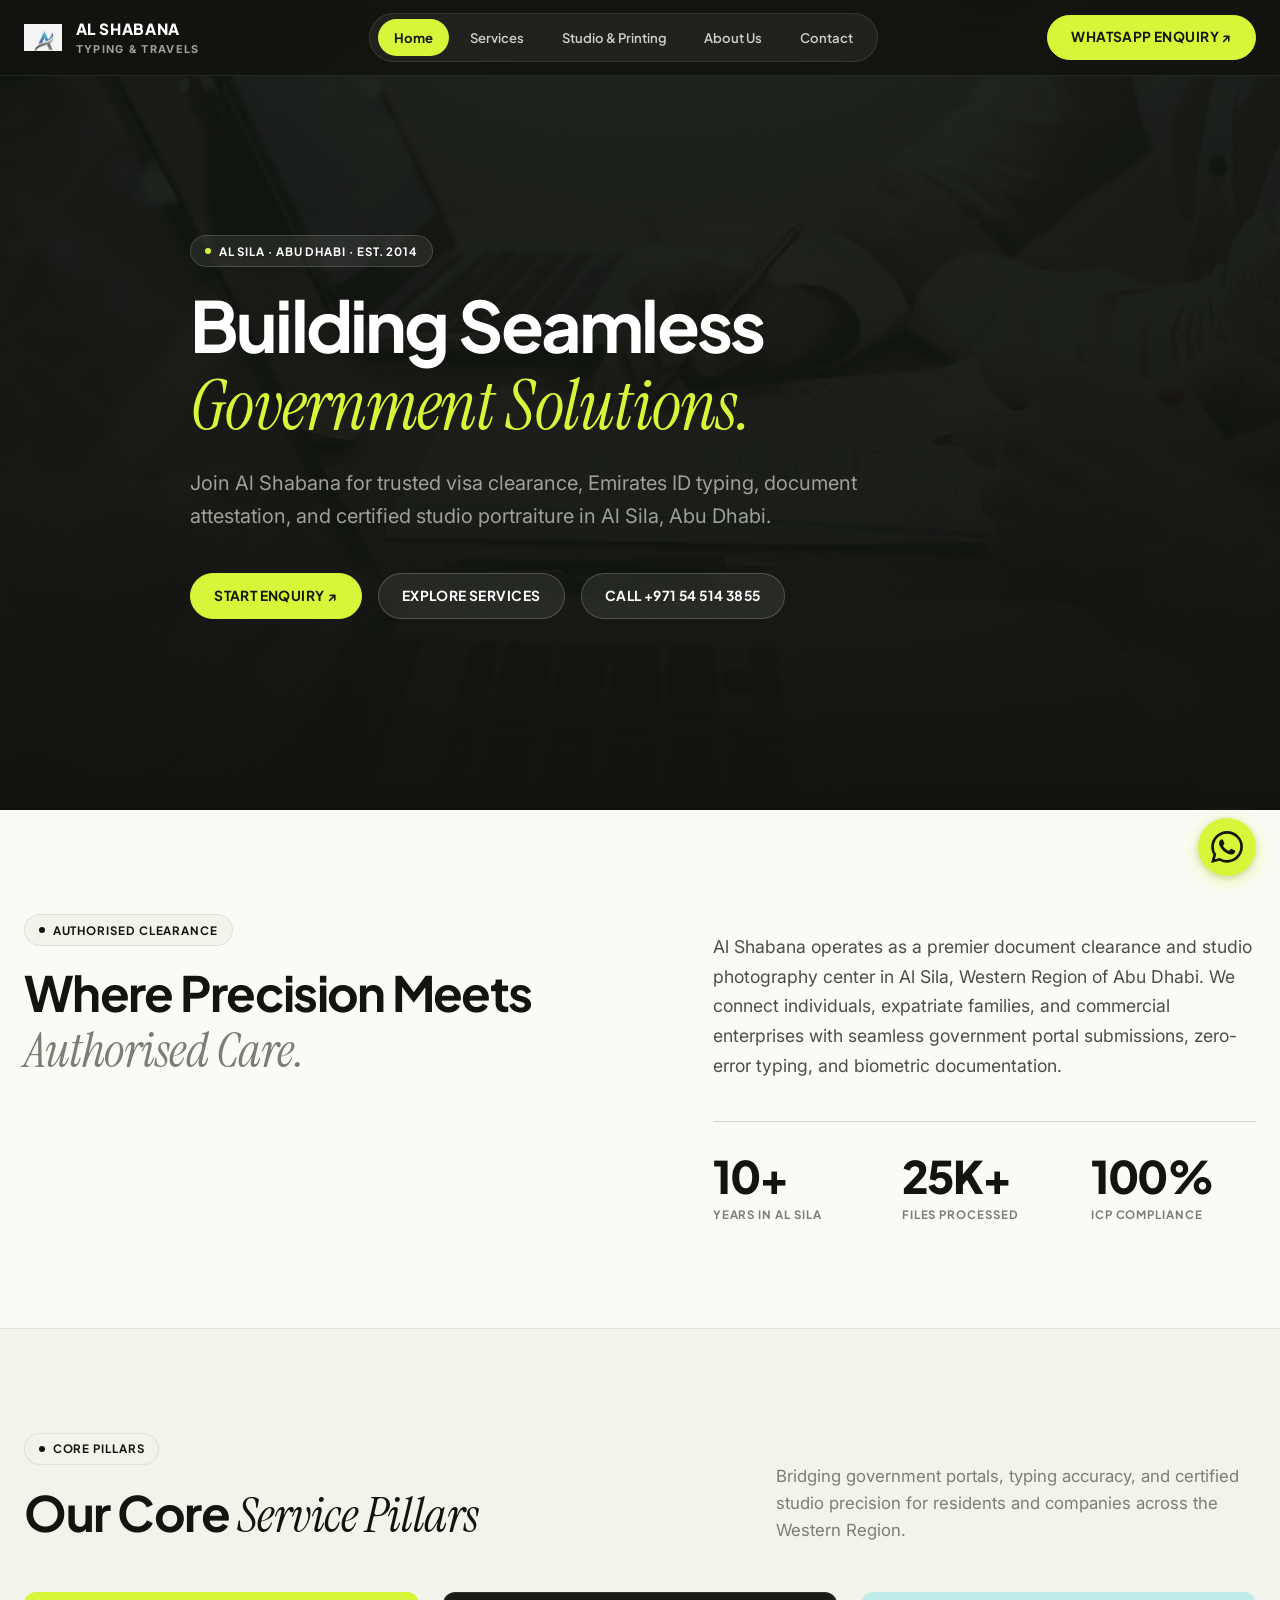
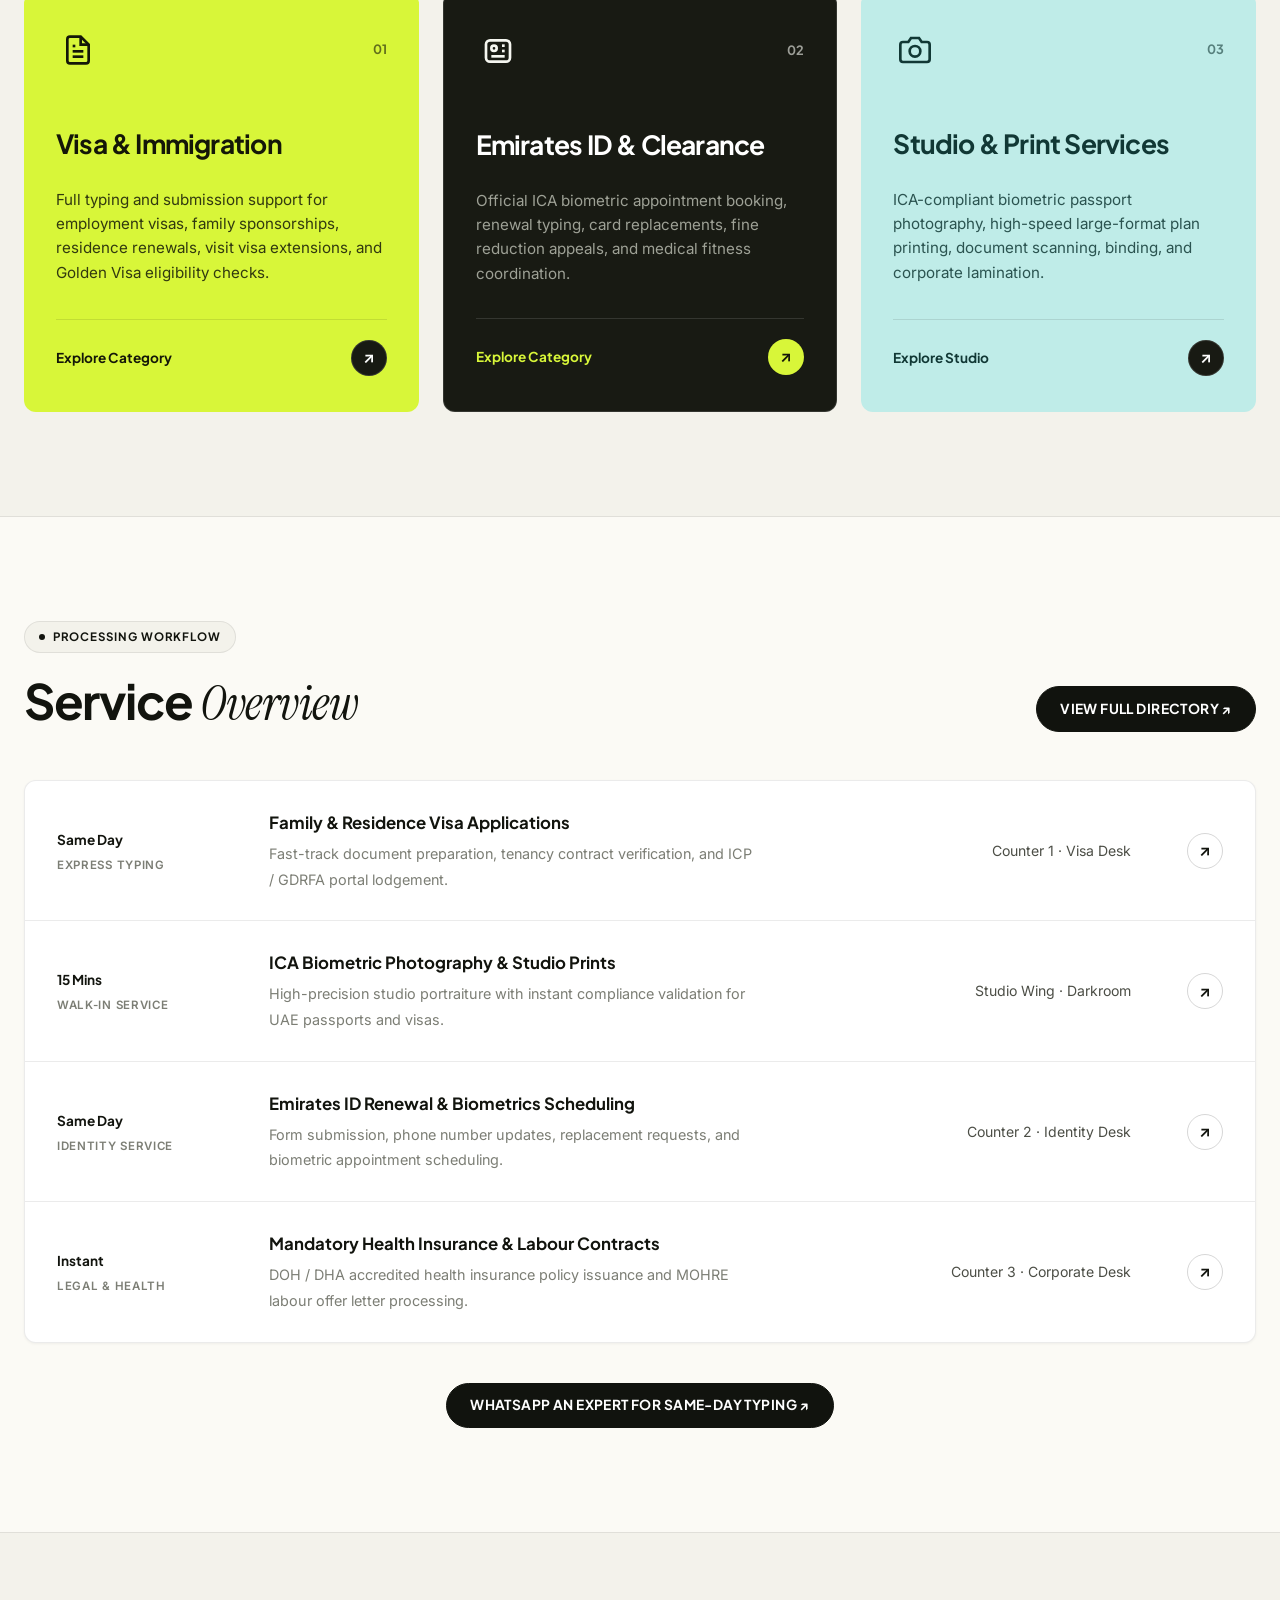
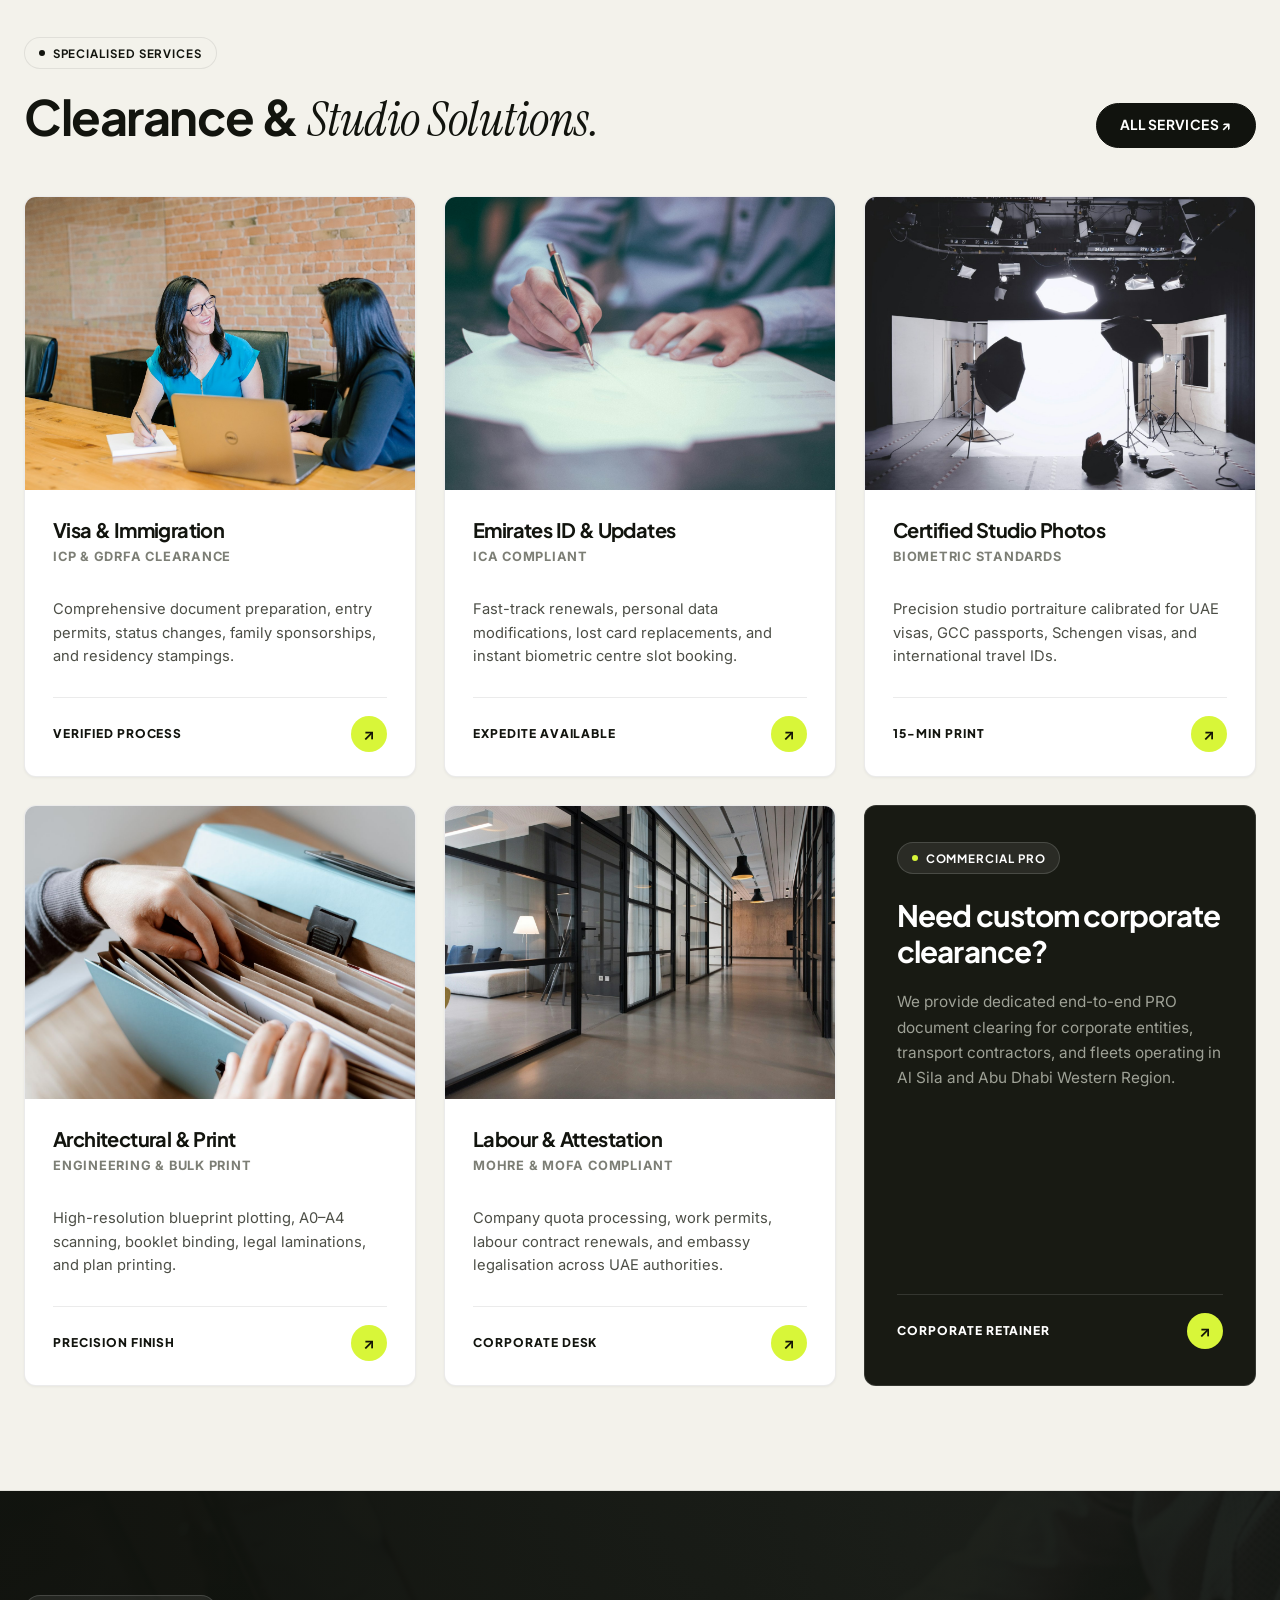
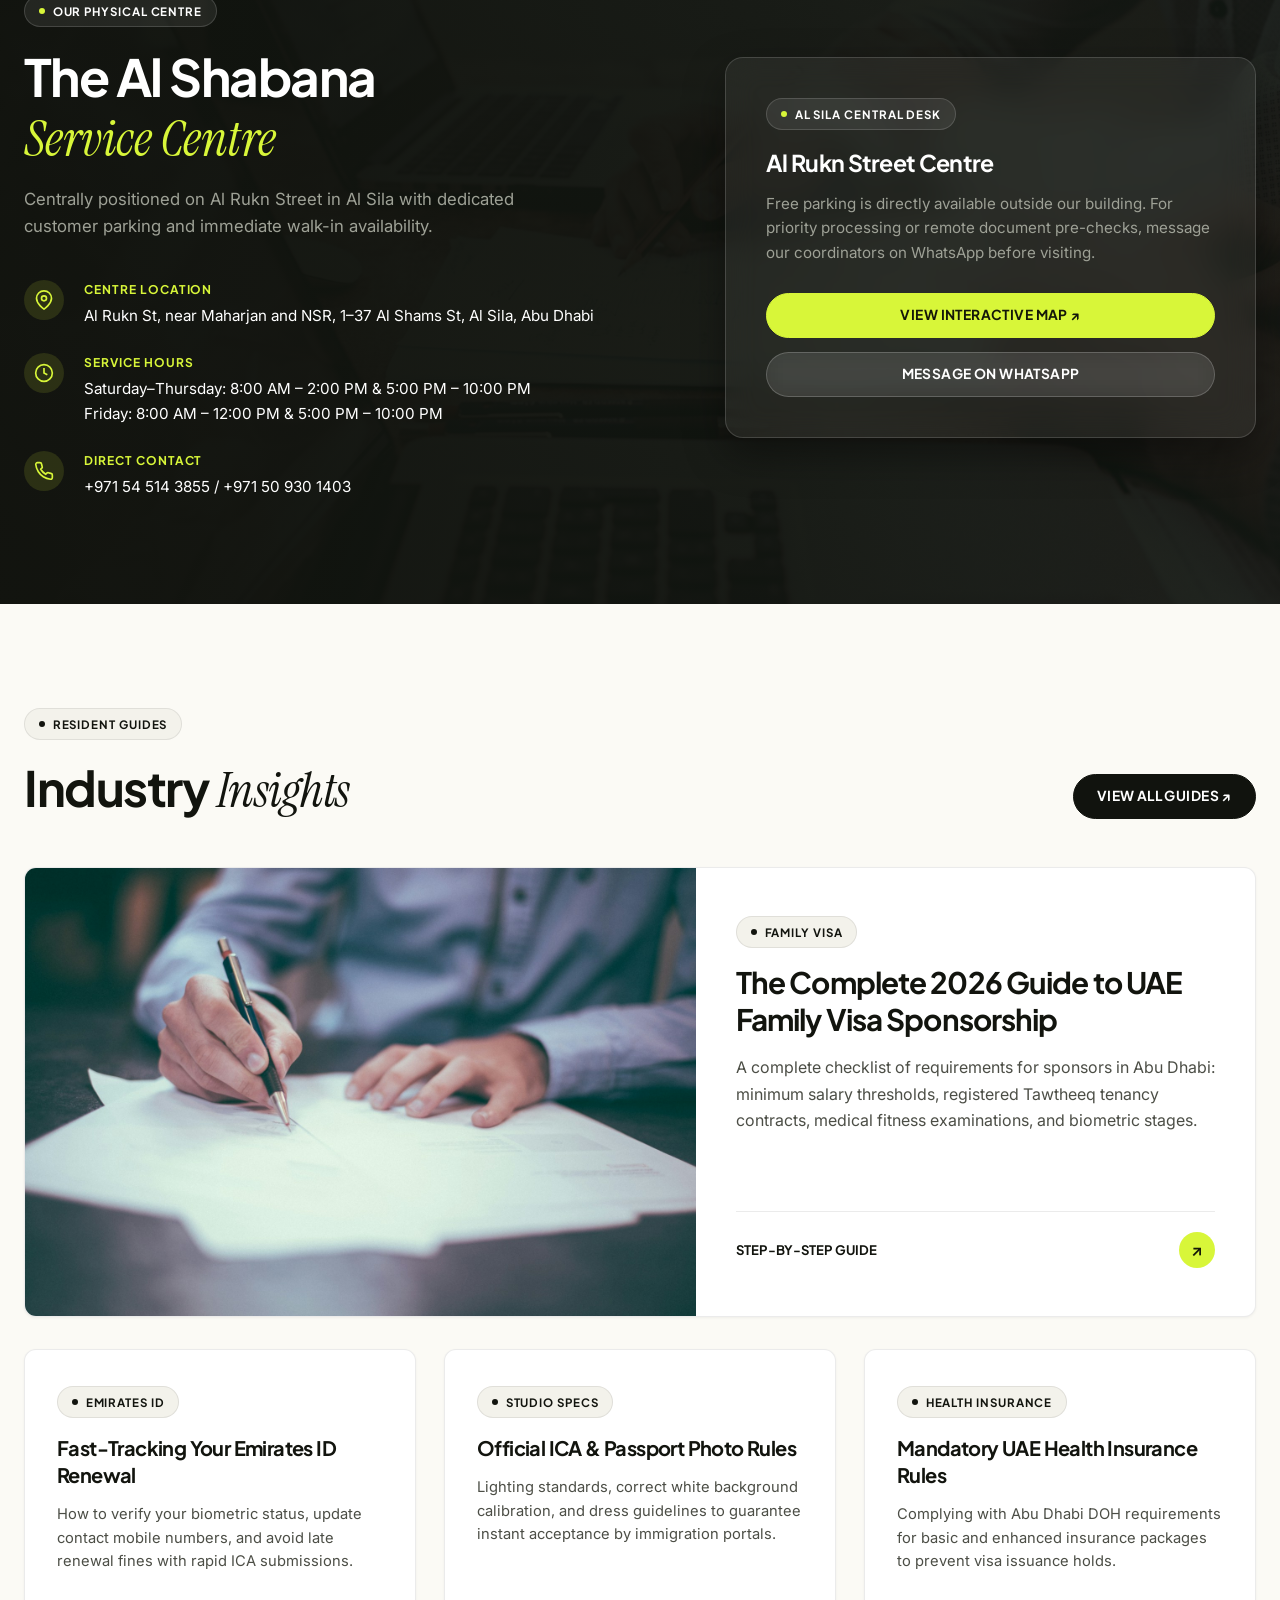
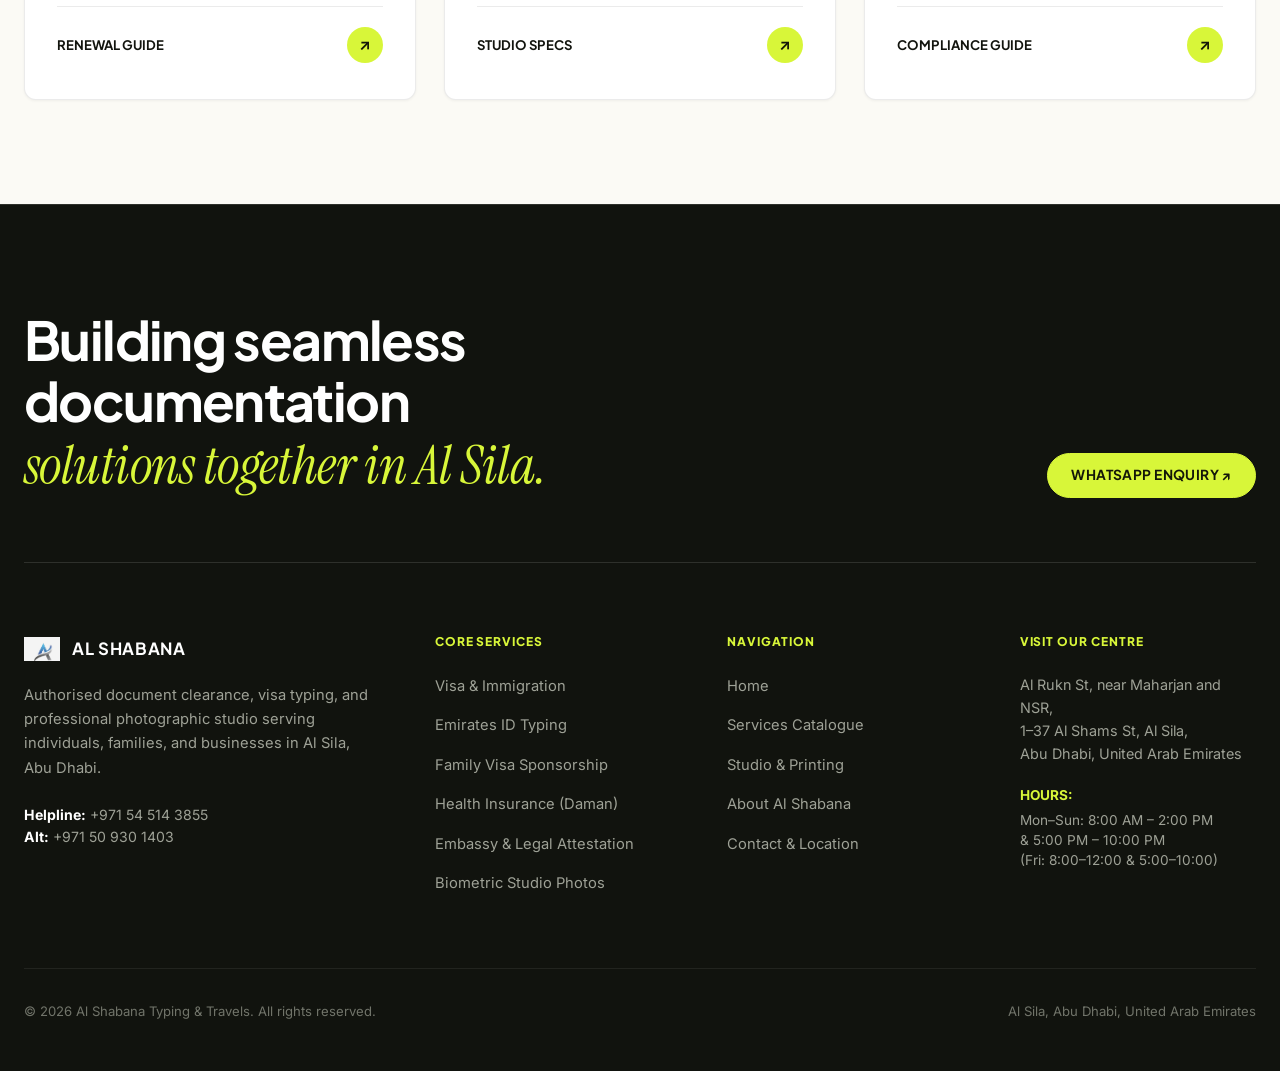
<file: index.html>
<!DOCTYPE html>
<html lang="en">

<head>
  <meta charset="UTF-8" />
  <meta name="viewport" content="width=device-width, initial-scale=1" />
  <title>Al Shabana Typing &amp; Travels | Typing Center &amp; Studio in Al Sila, Abu Dhabi</title>
  <meta name="description"
    content="Al Shabana Typing & Travels in Al Sila, Abu Dhabi — visa typing, Emirates ID, document clearing, insurance, and professional studio photography." />
  <link rel="icon" href="assets/images/logo-mark.png" />
  <link rel="preconnect" href="https://fonts.googleapis.com" />
  <link rel="preconnect" href="https://fonts.gstatic.com" crossorigin />
  <link
    href="https://fonts.googleapis.com/css2?family=Plus+Jakarta+Sans:wght@400;500;600;700;800&family=Instrument+Serif:ital@0;1&family=Inter:wght@400;500;600;700&display=swap"
    rel="stylesheet" />
  <link rel="stylesheet" href="assets/css/style.css" />
</head>

<body>
  <a class="skip-link" href="#main">Skip to content</a>


  <!-- Editorial Translucent Header -->
  <header class="site-header">
    <div class="container header-inner">
      <a class="brand" href="index.html">
        <img class="brand-logo-img" src="assets/images/logo-mark.png" alt="Al Shabana Logo" width="38" height="38" />
        <span class="brand-text">
          <strong>AL SHABANA</strong>
          <span>TYPING &amp; TRAVELS</span>
        </span>
      </a>

      <!-- Centered Pill Navigation Container -->
      <nav class="nav-pill-container" aria-label="Primary Navigation">
        <a href="index.html" aria-current="page">Home</a>
        <a href="services.html">Services</a>
        <a href="studio.html">Studio &amp; Printing</a>
        <a href="about.html">About Us</a>
        <a href="contact.html">Contact</a>
      </nav>

      <!-- Right Action Button -->
      <div class="header-action">
        <a class="btn btn-lime" data-wa="general" href="https://wa.me/971545143855">
          WHATSAPP ENQUIRY ↗
        </a>
        <button class="nav-toggle" type="button" aria-expanded="false" aria-controls="mobile-nav"
          aria-label="Toggle navigation">
          <span></span>
        </button>
      </div>
    </div>

    <!-- Mobile Navigation Drawer -->
    <div class="nav-panel" id="mobile-nav">
      <nav class="site-nav" aria-label="Mobile Navigation">
        <a href="index.html" aria-current="page">Home</a>
        <a href="services.html">Services Directory</a>
        <a href="studio.html">Studio &amp; Printing</a>
        <a href="about.html">About Us</a>
        <a href="contact.html">Contact &amp; Hours</a>
      </nav>
      <div style="margin-top: 1.5rem;">
        <a class="btn btn-lime" style="width: 100%;" data-wa="general" href="https://wa.me/971545143855">
          WHATSAPP ENQUIRY ↗
        </a>
      </div>
    </div>
  </header>

  <main id="main">
    <!-- HERO SECTION (DARK MOODY EDITORIAL CANVAS) -->
    <section class="hero-editorial">
      <div class="hero-editorial-bg">
        <img src="assets/images/hero-office.jpg" alt="Al Shabana Customer Service Center" width="1920" height="1080" />
      </div>
      <div class="hero-editorial-overlay"></div>

      <div class="container hero-editorial-content">
        <div class="pill-tag pill-tag-dark">
          <span class="dot"></span>
          AL SILA · ABU DHABI · EST. 2014
        </div>

        <h1 class="hero-editorial-title">
          Building Seamless <br />
          <span class="serif-italic">Government Solutions.</span>
        </h1>

        <p class="hero-editorial-lede">
          Join Al Shabana for trusted visa clearance, Emirates ID typing, document attestation, and certified studio
          portraiture in Al Sila, Abu Dhabi.
        </p>

        <div class="hero-btn-row">
          <a class="btn btn-lime" data-wa="general" href="https://wa.me/971545143855">
            START ENQUIRY ↗
          </a>
          <a class="btn btn-glass" href="services.html">
            EXPLORE SERVICES
          </a>
          <a class="btn btn-glass" href="tel:+971545143855">
            CALL +971 54 514 3855
          </a>
        </div>
      </div>
    </section>

    <!-- MISSION & STATS SECTION (WARM CREAM CANVAS) -->
    <section class="section-cream">
      <div class="container mission-layout">
        <div>
          <div class="pill-tag pill-tag-light">
            <span class="dot"></span>
            AUTHORISED CLEARANCE
          </div>
          <h2 class="mission-heading">
            Where Precision Meets <br />
            <span class="serif-italic">Authorised Care.</span>
          </h2>
        </div>

        <div class="mission-text-side">
          <p>
            Al Shabana operates as a premier document clearance and studio photography center in Al Sila, Western Region
            of Abu Dhabi. We connect individuals, expatriate families, and commercial enterprises with seamless
            government portal submissions, zero-error typing, and biometric documentation.
          </p>

          <div class="mission-stats-grid">
            <div>
              <div class="stat-item-num">10+</div>
              <div class="stat-item-label">Years in Al Sila</div>
            </div>
            <div>
              <div class="stat-item-num">25K+</div>
              <div class="stat-item-label">Files Processed</div>
            </div>
            <div>
              <div class="stat-item-num">100%</div>
              <div class="stat-item-label">ICP Compliance</div>
            </div>
          </div>
        </div>
      </div>
    </section>

    <!-- CORE SERVICE PILLARS (3 SIGNATURE COLORED CARDS: LIME, DARK, CYAN) -->
    <section class="section-cream-alt">
      <div class="container">
        <div class="section-head-editorial">
          <div>
            <div class="pill-tag pill-tag-light">
              <span class="dot"></span>
              CORE PILLARS
            </div>
            <h2>Our Core <span class="serif-italic">Service Pillars</span></h2>
          </div>
          <p>
            Bridging government portals, typing accuracy, and certified studio precision for residents and companies
            across the Western Region.
          </p>
        </div>

        <div class="pillars-grid">
          <!-- Pillar 1: Lime Card -->
          <div class="pillar-card pillar-lime">
            <div class="pillar-card-top">
              <div class="pillar-card-icon">
                <svg width="32" height="32" viewBox="0 0 24 24" fill="none" stroke="currentColor" stroke-width="2">
                  <path d="M14 2H6a2 2 0 0 0-2 2v16a2 2 0 0 0 2 2h12a2 2 0 0 0 2-2V8z"></path>
                  <polyline points="14 2 14 8 20 8"></polyline>
                  <line x1="16" y1="13" x2="8" y2="13"></line>
                  <line x1="16" y1="17" x2="8" y2="17"></line>
                  <polyline points="10 9 9 9 8 9"></polyline>
                </svg>
              </div>
              <span class="pillar-card-num">01</span>
            </div>
            <h3>Visa &amp; Immigration</h3>
            <p>
              Full typing and submission support for employment visas, family sponsorships, residence renewals, visit
              visa extensions, and Golden Visa eligibility checks.
            </p>
            <div class="pillar-card-bottom">
              <a class="pillar-card-link" href="service-details.html?service=family-visa">
                Explore Category
              </a>
              <a class="circle-arrow-btn dark" href="service-details.html?service=family-visa"
                aria-label="Visa details">
                ↗
              </a>
            </div>
          </div>

          <!-- Pillar 2: Dark Charcoal Card -->
          <div class="pillar-card pillar-dark">
            <div class="pillar-card-top">
              <div class="pillar-card-icon">
                <svg width="32" height="32" viewBox="0 0 24 24" fill="none" stroke="currentColor" stroke-width="2">
                  <rect x="3" y="4" width="18" height="16" rx="3"></rect>
                  <circle cx="9" cy="10" r="2"></circle>
                  <line x1="15" y1="8" x2="17" y2="8"></line>
                  <line x1="15" y1="12" x2="17" y2="12"></line>
                  <line x1="7" y1="16" x2="17" y2="16"></line>
                </svg>
              </div>
              <span class="pillar-card-num">02</span>
            </div>
            <h3>Emirates ID &amp; Clearance</h3>
            <p>
              Official ICA biometric appointment booking, renewal typing, card replacements, fine reduction appeals, and
              medical fitness coordination.
            </p>
            <div class="pillar-card-bottom">
              <a class="pillar-card-link" href="service-details.html?service=emirates-id">
                Explore Category
              </a>
              <a class="circle-arrow-btn" href="service-details.html?service=emirates-id"
                aria-label="Emirates ID details">
                ↗
              </a>
            </div>
          </div>

          <!-- Pillar 3: Ice Cyan Card -->
          <div class="pillar-card pillar-cyan">
            <div class="pillar-card-top">
              <div class="pillar-card-icon">
                <svg width="32" height="32" viewBox="0 0 24 24" fill="none" stroke="currentColor" stroke-width="2">
                  <path d="M23 19a2 2 0 0 1-2 2H3a2 2 0 0 1-2-2V8a2 2 0 0 1 2-2h4l2-3h6l2 3h4a2 2 0 0 1 2 2z"></path>
                  <circle cx="12" cy="13" r="4"></circle>
                </svg>
              </div>
              <span class="pillar-card-num">03</span>
            </div>
            <h3>Studio &amp; Print Services</h3>
            <p>
              ICA-compliant biometric passport photography, high-speed large-format plan printing, document scanning,
              binding, and corporate lamination.
            </p>
            <div class="pillar-card-bottom">
              <a class="pillar-card-link" href="studio.html">
                Explore Studio
              </a>
              <a class="circle-arrow-btn dark" href="studio.html" aria-label="Studio details">
                ↗
              </a>
            </div>
          </div>
        </div>
      </div>
    </section>

    <!-- SERVICE OVERVIEW / AGENDA TIMELINE TABLE (MATCHING UI IMAGE) -->
    <section class="section-cream">
      <div class="container">
        <div class="section-head-editorial">
          <div>
            <div class="pill-tag pill-tag-light">
              <span class="dot"></span>
              PROCESSING WORKFLOW
            </div>
            <h2>Service <span class="serif-italic">Overview</span></h2>
          </div>
          <a class="btn btn-dark" href="services.html">
            VIEW FULL DIRECTORY ↗
          </a>
        </div>

        <div class="agenda-table">
          <!-- Row 1 -->
          <div class="agenda-row">
            <div>
              <span class="agenda-time">Same Day</span>
              <span class="agenda-tag">EXPRESS TYPING</span>
            </div>
            <div class="agenda-main">
              <strong>Family &amp; Residence Visa Applications</strong>
              <span>Fast-track document preparation, tenancy contract verification, and ICP / GDRFA portal
                lodgement.</span>
            </div>
            <div class="agenda-meta">
              <span>Counter 1 · Visa Desk</span>
            </div>
            <div class="agenda-action">
              <a class="circle-arrow-btn outline" href="service-details.html?service=family-visa"
                aria-label="Visa workflow">
                ↗
              </a>
            </div>
          </div>

          <!-- Row 2 -->
          <div class="agenda-row">
            <div>
              <span class="agenda-time">15 Mins</span>
              <span class="agenda-tag">WALK-IN SERVICE</span>
            </div>
            <div class="agenda-main">
              <strong>ICA Biometric Photography &amp; Studio Prints</strong>
              <span>High-precision studio portraiture with instant compliance validation for UAE passports and
                visas.</span>
            </div>
            <div class="agenda-meta">
              <span>Studio Wing · Darkroom</span>
            </div>
            <div class="agenda-action">
              <a class="circle-arrow-btn outline" href="studio.html" aria-label="Studio prints">
                ↗
              </a>
            </div>
          </div>

          <!-- Row 3 -->
          <div class="agenda-row">
            <div>
              <span class="agenda-time">Same Day</span>
              <span class="agenda-tag">IDENTITY SERVICE</span>
            </div>
            <div class="agenda-main">
              <strong>Emirates ID Renewal &amp; Biometrics Scheduling</strong>
              <span>Form submission, phone number updates, replacement requests, and biometric appointment
                scheduling.</span>
            </div>
            <div class="agenda-meta">
              <span>Counter 2 · Identity Desk</span>
            </div>
            <div class="agenda-action">
              <a class="circle-arrow-btn outline" href="service-details.html?service=emirates-id"
                aria-label="Emirates ID workflow">
                ↗
              </a>
            </div>
          </div>

          <!-- Row 4 -->
          <div class="agenda-row">
            <div>
              <span class="agenda-time">Instant</span>
              <span class="agenda-tag">LEGAL &amp; HEALTH</span>
            </div>
            <div class="agenda-main">
              <strong>Mandatory Health Insurance &amp; Labour Contracts</strong>
              <span>DOH / DHA accredited health insurance policy issuance and MOHRE labour offer letter
                processing.</span>
            </div>
            <div class="agenda-meta">
              <span>Counter 3 · Corporate Desk</span>
            </div>
            <div class="agenda-action">
              <a class="circle-arrow-btn outline" href="service-details.html?service=daman"
                aria-label="Insurance workflow">
                ↗
              </a>
            </div>
          </div>
        </div>

        <div style="text-align: center; margin-top: 2.5rem;">
          <a class="btn btn-dark" data-wa="general" href="https://wa.me/971545143855">
            WHATSAPP AN EXPERT FOR SAME-DAY TYPING ↗
          </a>
        </div>
      </div>
    </section>

    <!-- ARCHITECTS OF SEAMLESS DOCUMENTATION (SPECIALISTS & SERVICES GRID) -->
    <section class="section-cream-alt">
      <div class="container">
        <div class="section-head-editorial">
          <div>
            <div class="pill-tag pill-tag-light">
              <span class="dot"></span>
              SPECIALISED SERVICES
            </div>
            <h2>Clearance &amp; <span class="serif-italic">Studio Solutions.</span></h2>
          </div>
          <a class="btn btn-dark" href="services.html">
            ALL SERVICES ↗
          </a>
        </div>

        <div class="specialists-grid">
          <!-- Card 1 -->
          <div class="specialist-card">
            <div class="specialist-media">
              <img src="assets/images/customer-service.jpg" alt="Visa and Immigration Clearance Counter" width="400"
                height="300" />
            </div>
            <div class="specialist-body">
              <div class="specialist-name-row">
                <h3>Visa &amp; Immigration</h3>
              </div>
              <span class="specialist-role">ICP &amp; GDRFA CLEARANCE</span>
              <p class="specialist-desc">
                Comprehensive document preparation, entry permits, status changes, family sponsorships, and residency
                stampings.
              </p>
              <div class="specialist-footer">
                <span class="specialist-badge">VERIFIED PROCESS</span>
                <a class="circle-arrow-btn" href="service-details.html?service=visa-typing" aria-label="Visa Clearance">
                  ↗
                </a>
              </div>
            </div>
          </div>

          <!-- Card 2 -->
          <div class="specialist-card">
            <div class="specialist-media">
              <img src="assets/images/document-services.jpg" alt="Emirates ID Biometric Appointments" width="400"
                height="300" />
            </div>
            <div class="specialist-body">
              <div class="specialist-name-row">
                <h3>Emirates ID &amp; Updates</h3>
              </div>
              <span class="specialist-role">ICA COMPLIANT</span>
              <p class="specialist-desc">
                Fast-track renewals, personal data modifications, lost card replacements, and instant biometric centre
                slot booking.
              </p>
              <div class="specialist-footer">
                <span class="specialist-badge">EXPEDITE AVAILABLE</span>
                <a class="circle-arrow-btn" href="service-details.html?service=emirates-id" aria-label="Emirates ID">
                  ↗
                </a>
              </div>
            </div>
          </div>

          <!-- Card 3 -->
          <div class="specialist-card">
            <div class="specialist-media">
              <img src="assets/images/photography-studio.jpg" alt="Certified Photographic Studio" width="400"
                height="300" />
            </div>
            <div class="specialist-body">
              <div class="specialist-name-row">
                <h3>Certified Studio Photos</h3>
              </div>
              <span class="specialist-role">BIOMETRIC STANDARDS</span>
              <p class="specialist-desc">
                Precision studio portraiture calibrated for UAE visas, GCC passports, Schengen visas, and international
                travel IDs.
              </p>
              <div class="specialist-footer">
                <span class="specialist-badge">15-MIN PRINT</span>
                <a class="circle-arrow-btn" href="studio.html" aria-label="Studio Photos">
                  ↗
                </a>
              </div>
            </div>
          </div>

          <!-- Card 4 -->
          <div class="specialist-card">
            <div class="specialist-media">
              <img src="assets/images/print-workspace.jpg" alt="High speed printing and scanning" width="400"
                height="300" />
            </div>
            <div class="specialist-body">
              <div class="specialist-name-row">
                <h3>Architectural &amp; Print</h3>
              </div>
              <span class="specialist-role">ENGINEERING &amp; BULK PRINT</span>
              <p class="specialist-desc">
                High-resolution blueprint plotting, A0–A4 scanning, booklet binding, legal laminations, and plan
                printing.
              </p>
              <div class="specialist-footer">
                <span class="specialist-badge">PRECISION FINISH</span>
                <a class="circle-arrow-btn" href="studio.html" aria-label="Architectural Print">
                  ↗
                </a>
              </div>
            </div>
          </div>

          <!-- Card 5 -->
          <div class="specialist-card">
            <div class="specialist-media">
              <img src="assets/images/about-space.jpg" alt="Labour and Attestation Services" width="400" height="300" />
            </div>
            <div class="specialist-body">
              <div class="specialist-name-row">
                <h3>Labour &amp; Attestation</h3>
              </div>
              <span class="specialist-role">MOHRE &amp; MOFA COMPLIANT</span>
              <p class="specialist-desc">
                Company quota processing, work permits, labour contract renewals, and embassy legalisation across UAE
                authorities.
              </p>
              <div class="specialist-footer">
                <span class="specialist-badge">CORPORATE DESK</span>
                <a class="circle-arrow-btn" href="service-details.html?service=attestation"
                  aria-label="Labour Services">
                  ↗
                </a>
              </div>
            </div>
          </div>

          <!-- Card 6: Dark Callout Specialist Card (Signature element) -->
          <div class="specialist-card-dark">
            <div>
              <div class="pill-tag pill-tag-dark" style="margin-bottom: 1.5rem;">
                <span class="dot"></span>
                COMMERCIAL PRO
              </div>
              <h3>Need custom corporate clearance?</h3>
              <p>
                We provide dedicated end-to-end PRO document clearing for corporate entities, transport contractors, and
                fleets operating in Al Sila and Abu Dhabi Western Region.
              </p>
            </div>
            <div class="specialist-footer">
              <span class="specialist-badge">CORPORATE RETAINER</span>
              <a class="circle-arrow-btn" data-wa="general" href="https://wa.me/971545143855"
                aria-label="Enquire for Corporate Clearance">
                ↗
              </a>
            </div>
          </div>
        </div>
      </div>
    </section>

    <!-- VENUE / PHYSICAL SERVICE CENTRE SECTION (DARK MOODY PHOTOGRAPHIC) -->
    <section class="venue-section">
      <div class="venue-bg">
        <img src="assets/images/hero-office.jpg" alt="Al Shabana Service Centre in Al Sila" width="1920"
          height="1080" />
      </div>
      <div class="venue-overlay"></div>

      <div class="container venue-inner">
        <div class="venue-grid">
          <div>
            <div class="pill-tag pill-tag-dark">
              <span class="dot"></span>
              OUR PHYSICAL CENTRE
            </div>
            <h2 style="font-size: clamp(2.2rem, 4vw, 3.2rem); color: #ffffff; line-height: 1.15;">
              The Al Shabana <br />
              <span class="serif-italic" style="color: var(--accent-lime);">Service Centre</span>
            </h2>
            <p style="color: var(--text-dim); font-size: 1.05rem; line-height: 1.6; max-width: 520px;">
              Centrally positioned on Al Rukn Street in Al Sila with dedicated customer parking and immediate walk-in
              availability.
            </p>

            <div class="venue-info-list">
              <div class="venue-info-item">
                <div class="venue-info-icon">
                  <svg width="20" height="20" viewBox="0 0 24 24" fill="none" stroke="currentColor" stroke-width="2">
                    <path d="M21 10c0 7-9 13-9 13s-9-6-9-13a9 9 0 0 1 18 0z"></path>
                    <circle cx="12" cy="10" r="3"></circle>
                  </svg>
                </div>
                <div>
                  <strong>CENTRE LOCATION</strong>
                  <span>Al Rukn St, near Maharjan and NSR, 1–37 Al Shams St, Al Sila, Abu Dhabi</span>
                </div>
              </div>

              <div class="venue-info-item">
                <div class="venue-info-icon">
                  <svg width="20" height="20" viewBox="0 0 24 24" fill="none" stroke="currentColor" stroke-width="2">
                    <circle cx="12" cy="12" r="10"></circle>
                    <polyline points="12 6 12 12 16 14"></polyline>
                  </svg>
                </div>
                <div>
                  <strong>SERVICE HOURS</strong>
                  <span>Saturday–Thursday: 8:00 AM – 2:00 PM &amp; 5:00 PM – 10:00 PM<br />Friday: 8:00 AM – 12:00 PM
                    &amp; 5:00 PM – 10:00 PM</span>
                </div>
              </div>

              <div class="venue-info-item">
                <div class="venue-info-icon">
                  <svg width="20" height="20" viewBox="0 0 24 24" fill="none" stroke="currentColor" stroke-width="2">
                    <path
                      d="M22 16.92v3a2 2 0 0 1-2.18 2 19.79 19.79 0 0 1-8.63-3.07 19.5 19.5 0 0 1-6-6 19.79 19.79 0 0 1-3.07-8.67A2 2 0 0 1 4.11 2h3a2 2 0 0 1 2 1.72 12.84 12.84 0 0 0 .7 2.81 2 2 0 0 1-.45 2.11L8.09 9.91a16 16 0 0 0 6 6l1.27-1.27a2 2 0 0 1 2.11-.45 12.84 12.84 0 0 0 2.81.7A2 2 0 0 1 22 16.92z">
                    </path>
                  </svg>
                </div>
                <div>
                  <strong>DIRECT CONTACT</strong>
                  <span>+971 54 514 3855 / +971 50 930 1403</span>
                </div>
              </div>
            </div>
          </div>

          <!-- Floating Glass Card (matching the image) -->
          <div>
            <div class="venue-glass-card">
              <div class="pill-tag pill-tag-dark" style="margin-bottom: 1.25rem;">
                <span class="dot"></span>
                AL SILA CENTRAL DESK
              </div>
              <h4>Al Rukn Street Centre</h4>
              <p>
                Free parking is directly available outside our building. For priority processing or remote document
                pre-checks, message our coordinators on WhatsApp before visiting.
              </p>
              <div style="display: flex; flex-direction: column; gap: 0.85rem;">
                <a class="btn btn-lime" href="contact.html">
                  VIEW INTERACTIVE MAP ↗
                </a>
                <a class="btn btn-glass" data-wa="general" href="https://wa.me/971545143855">
                  MESSAGE ON WHATSAPP
                </a>
              </div>
            </div>
          </div>
        </div>
      </div>
    </section>

    <!-- INDUSTRY INSIGHTS & DOCUMENTATION GUIDES -->
    <section class="section-cream">
      <div class="container">
        <div class="section-head-editorial">
          <div>
            <div class="pill-tag pill-tag-light">
              <span class="dot"></span>
              RESIDENT GUIDES
            </div>
            <h2>Industry <span class="serif-italic">Insights</span></h2>
          </div>
          <a class="btn btn-dark" href="services.html">
            VIEW ALL GUIDES ↗
          </a>
        </div>

        <!-- Featured Guide Card (Split Layout) -->
        <div class="featured-guide-card">
          <img class="featured-guide-img" src="assets/images/document-services.jpg"
            alt="UAE Family Visa Sponsorship Guide" width="600" height="400" />
          <div class="featured-guide-content">
            <div>
              <div class="pill-tag pill-tag-light" style="margin-bottom: 1rem;">
                <span class="dot"></span>
                FAMILY VISA
              </div>
              <h3>The Complete 2026 Guide to UAE Family Visa Sponsorship</h3>
              <p>
                A complete checklist of requirements for sponsors in Abu Dhabi: minimum salary thresholds, registered
                Tawtheeq tenancy contracts, medical fitness examinations, and biometric stages.
              </p>
            </div>
            <div class="guide-card-footer">
              <strong>STEP-BY-STEP GUIDE</strong>
              <a class="circle-arrow-btn" href="service-details.html?service=family-visa"
                aria-label="Read Family Visa Guide">
                ↗
              </a>
            </div>
          </div>
        </div>

        <!-- 3-Column Guide Cards Grid -->
        <div class="guide-cards-grid">
          <!-- Guide Card 1 -->
          <div class="guide-card">
            <div>
              <div class="pill-tag pill-tag-light" style="margin-bottom: 1rem;">
                <span class="dot"></span>
                EMIRATES ID
              </div>
              <h3>Fast-Tracking Your Emirates ID Renewal</h3>
              <p>
                How to verify your biometric status, update contact mobile numbers, and avoid late renewal fines with
                rapid ICA submissions.
              </p>
            </div>
            <div class="guide-card-footer">
              <strong>RENEWAL GUIDE</strong>
              <a class="circle-arrow-btn" href="service-details.html?service=emirates-id"
                aria-label="Read Emirates ID guide">
                ↗
              </a>
            </div>
          </div>

          <!-- Guide Card 2 -->
          <div class="guide-card">
            <div>
              <div class="pill-tag pill-tag-light" style="margin-bottom: 1rem;">
                <span class="dot"></span>
                STUDIO SPECS
              </div>
              <h3>Official ICA &amp; Passport Photo Rules</h3>
              <p>
                Lighting standards, correct white background calibration, and dress guidelines to guarantee instant
                acceptance by immigration portals.
              </p>
            </div>
            <div class="guide-card-footer">
              <strong>STUDIO SPECS</strong>
              <a class="circle-arrow-btn" href="studio.html" aria-label="Read studio specifications">
                ↗
              </a>
            </div>
          </div>

          <!-- Guide Card 3 -->
          <div class="guide-card">
            <div>
              <div class="pill-tag pill-tag-light" style="margin-bottom: 1rem;">
                <span class="dot"></span>
                HEALTH INSURANCE
              </div>
              <h3>Mandatory UAE Health Insurance Rules</h3>
              <p>
                Complying with Abu Dhabi DOH requirements for basic and enhanced insurance packages to prevent visa
                issuance holds.
              </p>
            </div>
            <div class="guide-card-footer">
              <strong>COMPLIANCE GUIDE</strong>
              <a class="circle-arrow-btn" href="service-details.html?service=daman" aria-label="Read insurance guide">
                ↗
              </a>
            </div>
          </div>
        </div>
      </div>
    </section>
  </main>

  <!-- DARK EDITORIAL FOOTER (MATCHING UI IMAGE) -->
  <footer class="site-footer-editorial">
    <div class="container">
      <!-- Top Editorial Banner -->
      <div class="footer-top-banner">
        <h2>
          Building seamless documentation <br />
          <span class="serif-italic">solutions together in Al Sila.</span>
        </h2>
        <div>
          <a class="btn btn-lime" data-wa="general" href="https://wa.me/971545143855">
            WHATSAPP ENQUIRY ↗
          </a>
        </div>
      </div>

      <!-- 4-Column Grid -->
      <div class="footer-editorial-grid">
        <div class="footer-editorial-col">
          <div style="display: flex; align-items: center; gap: 0.75rem; margin-bottom: 1.25rem;">
            <img src="assets/images/logo-mark.png" alt="Al Shabana Logo" width="36" height="36" />
            <strong style="font-family: var(--font-sans); font-size: 1.05rem; letter-spacing: 0.04em; color: #ffffff;">
              AL SHABANA
            </strong>
          </div>
          <p style="color: var(--text-dim); font-size: 0.92rem; line-height: 1.65; margin-bottom: 1.5rem;">
            Authorised document clearance, visa typing, and professional photographic studio serving individuals,
            families, and businesses in Al Sila, Abu Dhabi.
          </p>
          <div style="color: var(--text-dim); font-size: 0.88rem; line-height: 1.6;">
            <strong style="color: #ffffff;">Helpline:</strong> <a href="tel:+971545143855">+971 54 514 3855</a><br />
            <strong style="color: #ffffff;">Alt:</strong> <a href="tel:+971509301403">+971 50 930 1403</a>
          </div>
        </div>

        <div class="footer-editorial-col">
          <h4>CORE SERVICES</h4>
          <ul class="footer-links-editorial">
            <li><a href="service-details.html?service=visa-typing">Visa &amp; Immigration</a></li>
            <li><a href="service-details.html?service=emirates-id">Emirates ID Typing</a></li>
            <li><a href="service-details.html?service=family-visa">Family Visa Sponsorship</a></li>
            <li><a href="service-details.html?service=daman">Health Insurance (Daman)</a></li>
            <li><a href="service-details.html?service=attestation">Embassy &amp; Legal Attestation</a></li>
            <li><a href="studio.html">Biometric Studio Photos</a></li>
          </ul>
        </div>

        <div class="footer-editorial-col">
          <h4>NAVIGATION</h4>
          <ul class="footer-links-editorial">
            <li><a href="index.html">Home</a></li>
            <li><a href="services.html">Services Catalogue</a></li>
            <li><a href="studio.html">Studio &amp; Printing</a></li>
            <li><a href="about.html">About Al Shabana</a></li>
            <li><a href="contact.html">Contact &amp; Location</a></li>
          </ul>
        </div>

        <div class="footer-editorial-col">
          <h4>VISIT OUR CENTRE</h4>
          <div style="color: var(--text-dim); font-size: 0.9rem; line-height: 1.6; margin-bottom: 1.25rem;">
            Al Rukn St, near Maharjan and NSR,<br />
            1–37 Al Shams St, Al Sila,<br />
            Abu Dhabi, United Arab Emirates
          </div>
          <div style="color: var(--text-dim); font-size: 0.85rem; line-height: 1.5;">
            <strong style="color: var(--accent-lime); display: block; margin-bottom: 0.25rem;">HOURS:</strong>
            Mon–Sun: 8:00 AM – 2:00 PM<br />
            &amp; 5:00 PM – 10:00 PM<br />
            (Fri: 8:00–12:00 &amp; 5:00–10:00)
          </div>
        </div>
      </div>

      <!-- Footer Bottom Bar -->
      <div class="footer-bottom-editorial">
        <div>
          © <span data-year></span> Al Shabana Typing &amp; Travels. All rights reserved.
        </div>
        <div>
          Al Sila, Abu Dhabi, United Arab Emirates
        </div>
      </div>
    </div>
  </footer>

  <!-- Fixed Floating WhatsApp Button (Electric Lime #d8f639) -->
  <a href="https://wa.me/971545143855" class="whatsapp-float" data-wa="general" target="_blank" rel="noopener"
    aria-label="Chat with us on WhatsApp">
    <svg viewBox="0 0 24 24">
      <path
        d="M17.472 14.382c-.297-.149-1.758-.867-2.03-.967-.273-.099-.471-.148-.67.15-.197.297-.767.966-.94 1.164-.173.199-.347.223-.644.075-.297-.15-1.255-.463-2.39-1.475-.883-.788-1.48-1.761-1.653-2.059-.173-.297-.018-.458.13-.606.134-.133.298-.347.446-.52.149-.174.198-.298.298-.497.099-.198.05-.371-.025-.52-.075-.149-.669-1.612-.916-2.207-.242-.579-.487-.5-.669-.51-.173-.008-.371-.01-.57-.01-.198 0-.52.074-.792.372-.272.297-1.04 1.016-1.04 2.479 0 1.462 1.065 2.875 1.213 3.074.149.198 2.096 3.2 5.077 4.487.709.306 1.262.489 1.694.625.712.227 1.36.195 1.871.118.571-.085 1.758-.719 2.006-1.413.248-.694.248-1.289.173-1.413-.074-.124-.272-.198-.57-.347m-5.421 7.403h-.004a9.87 9.87 0 01-5.031-1.378l-.361-.214-3.741.982.998-3.648-.235-.374a9.86 9.86 0 01-1.51-5.26c.001-5.45 4.436-9.884 9.888-9.884 2.64 0 5.122 1.03 6.988 2.898a9.825 9.825 0 012.893 6.994c-.003 5.45-4.437 9.884-9.885 9.884m8.413-18.297A11.815 11.815 0 0012.05 0C5.495 0 .16 5.335.157 11.892c0 2.096.547 4.142 1.588 5.945L.057 24l6.305-1.654a11.882 11.882 0 005.683 1.448h.005c6.554 0 11.89-5.335 11.893-11.893a11.821 11.821 0 00-3.48-8.413Z" />
    </svg>
    <span class="whatsapp-tooltip">Chat with us on WhatsApp</span>
  </a>

  <script src="assets/js/main.js"></script>
</body>

</html>
</file>
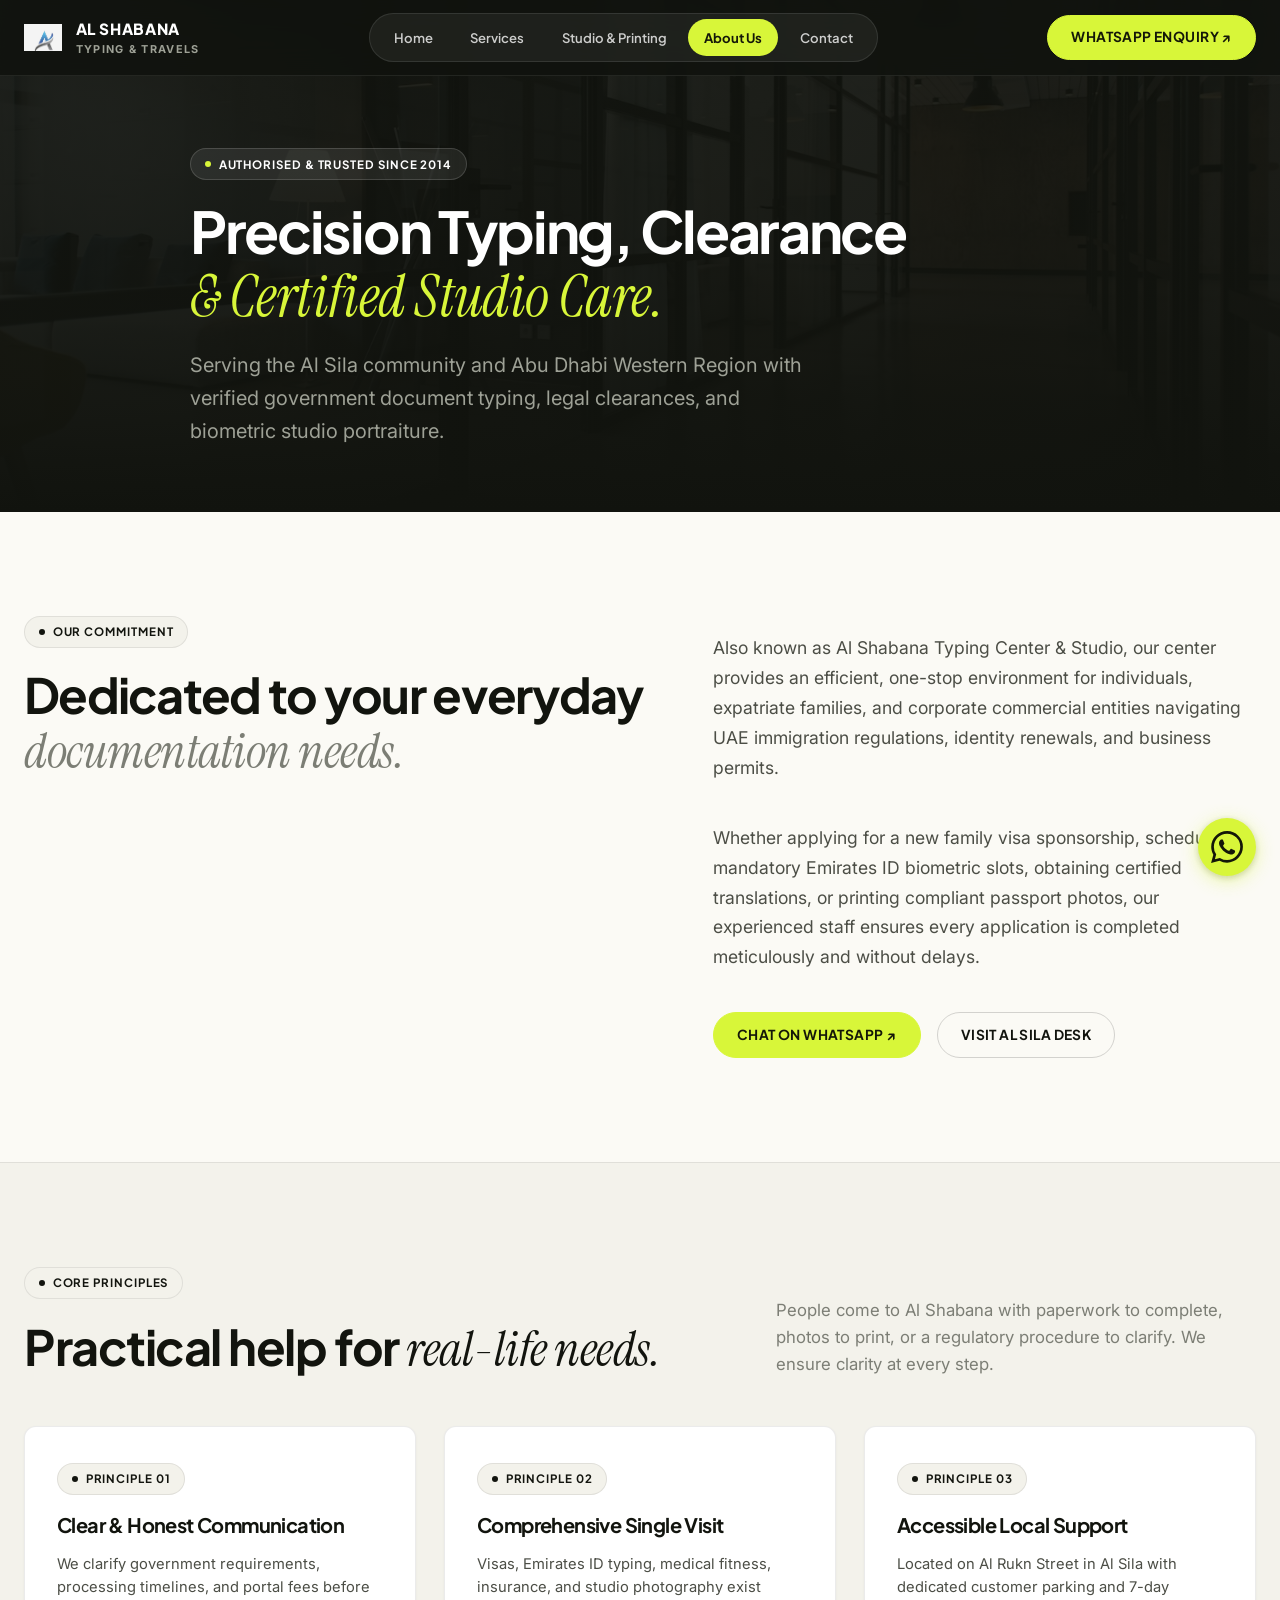
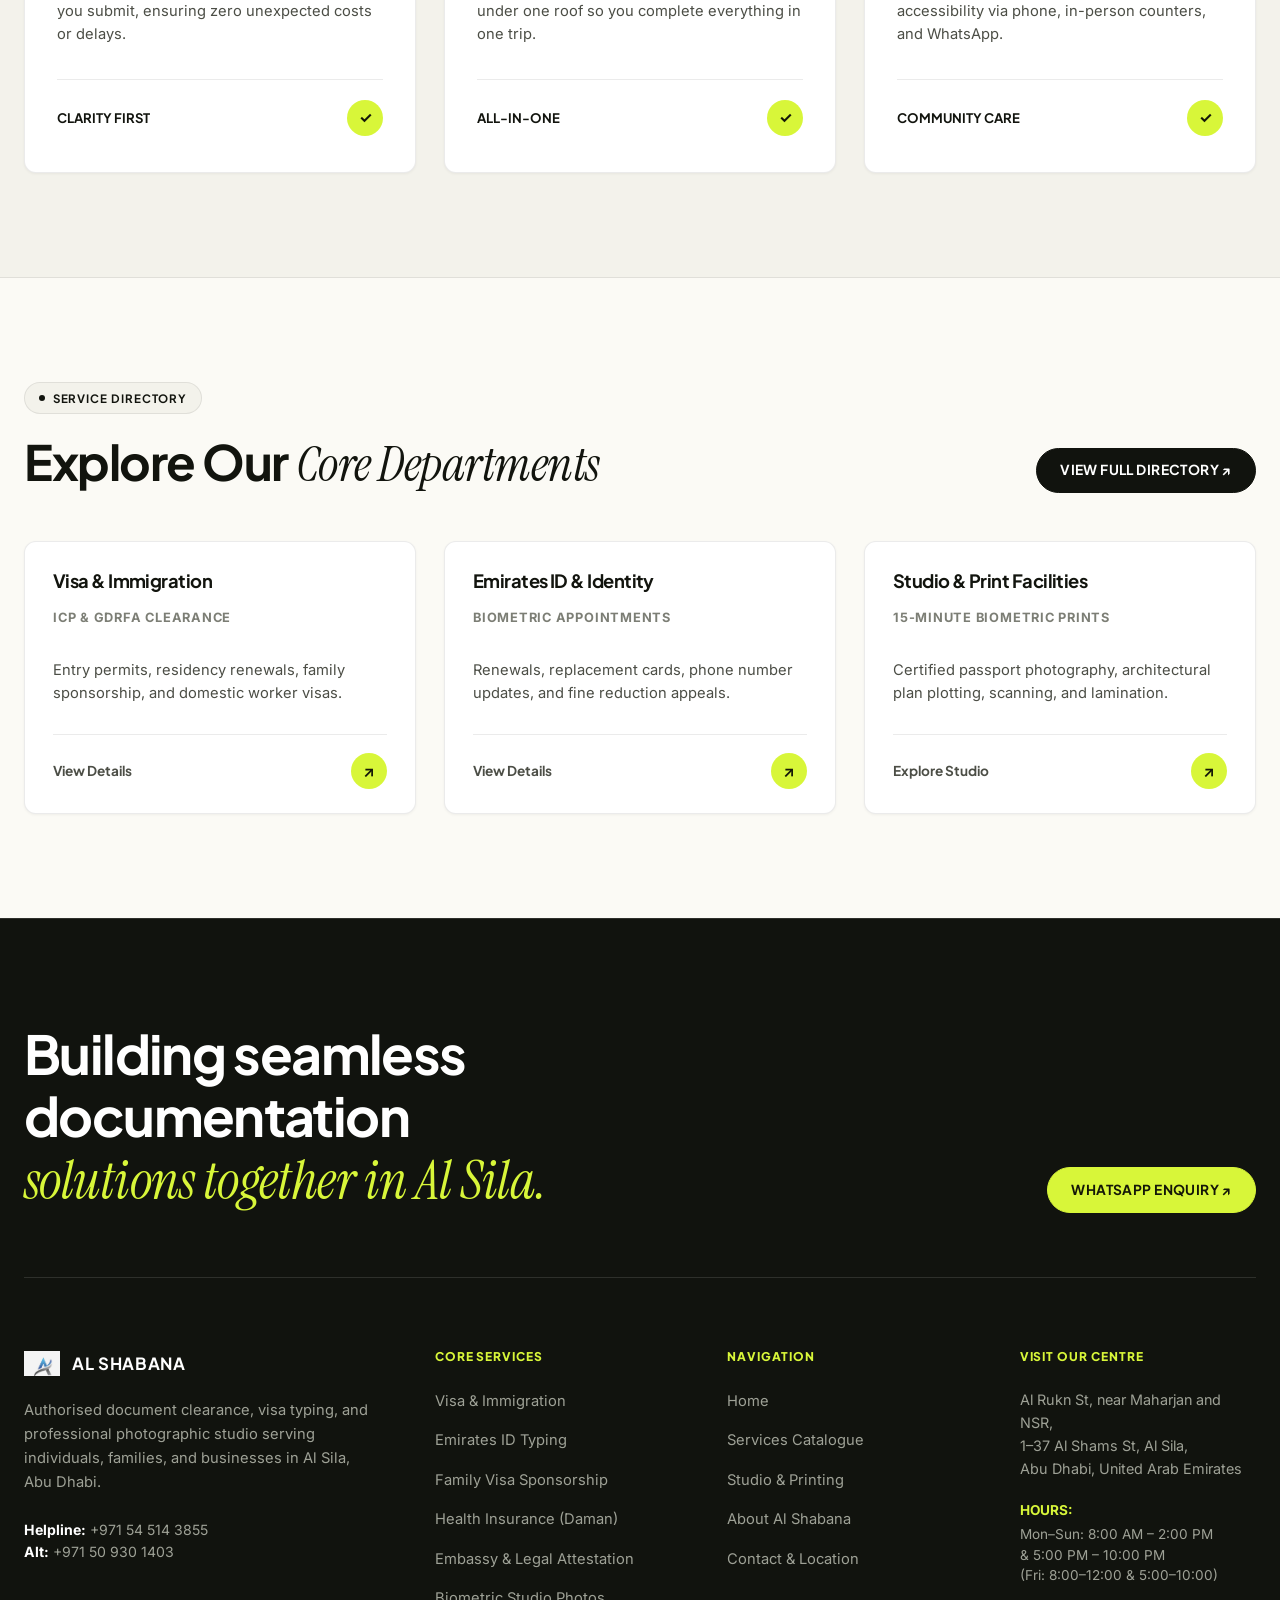
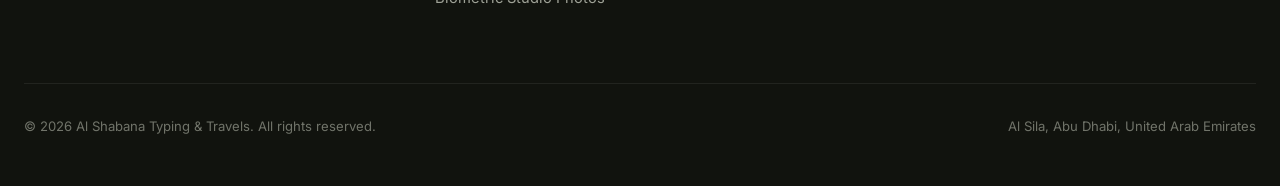
<file: about.html>
<!DOCTYPE html>
<html lang="en">
  <head>
    <meta charset="UTF-8" />
    <meta name="viewport" content="width=device-width, initial-scale=1" />
    <title>About Us | Al Shabana Typing &amp; Travels</title>
    <meta
      name="description"
      content="Al Shabana Typing & Travels provides typing, documentation, insurance, and photography services from Al Sila, Abu Dhabi."
    />
    <link rel="icon" href="assets/images/logo-mark.png" />
    <link rel="preconnect" href="https://fonts.googleapis.com" />
    <link rel="preconnect" href="https://fonts.gstatic.com" crossorigin />
    <link
      href="https://fonts.googleapis.com/css2?family=Plus+Jakarta+Sans:wght@400;500;600;700;800&family=Instrument+Serif:ital@0;1&family=Inter:wght@400;500;600;700&display=swap"
      rel="stylesheet"
    />
    <link rel="stylesheet" href="assets/css/style.css" />
  </head>
  <body>
    <a class="skip-link" href="#main">Skip to content</a>


    <!-- Editorial Translucent Header -->
    <header class="site-header">
      <div class="container header-inner">
        <a class="brand" href="index.html">
          <img class="brand-logo-img" src="assets/images/logo-mark.png" alt="Al Shabana Logo" width="38" height="38" />
          <span class="brand-text">
            <strong>AL SHABANA</strong>
            <span>TYPING &amp; TRAVELS</span>
          </span>
        </a>

        <!-- Centered Pill Navigation Container -->
        <nav class="nav-pill-container" aria-label="Primary Navigation">
          <a href="index.html">Home</a>
          <a href="services.html">Services</a>
          <a href="studio.html">Studio &amp; Printing</a>
          <a href="about.html" aria-current="page">About Us</a>
          <a href="contact.html">Contact</a>
        </nav>

        <!-- Right Action Button -->
        <div class="header-action">
          <a class="btn btn-lime" data-wa="general" href="https://wa.me/971545143855">
            WHATSAPP ENQUIRY ↗
          </a>
          <button class="nav-toggle" type="button" aria-expanded="false" aria-controls="mobile-nav" aria-label="Toggle navigation">
            <span></span>
          </button>
        </div>
      </div>

      <!-- Mobile Navigation Drawer -->
      <div class="nav-panel" id="mobile-nav">
        <nav class="site-nav" aria-label="Mobile Navigation">
          <a href="index.html">Home</a>
          <a href="services.html">Services Directory</a>
          <a href="studio.html">Studio &amp; Printing</a>
          <a href="about.html" aria-current="page">About Us</a>
          <a href="contact.html">Contact &amp; Hours</a>
        </nav>
        <div style="margin-top: 1.5rem;">
          <a class="btn btn-lime" style="width: 100%;" data-wa="general" href="https://wa.me/971545143855">
            WHATSAPP ENQUIRY ↗
          </a>
        </div>
      </div>
    </header>

    <main id="main">
      <!-- Dark Hero Banner for About -->
      <section class="hero-editorial" style="min-height: 48vh; padding-top: calc(var(--header-h) + 4.5rem); padding-bottom: 4rem;">
        <div class="hero-editorial-bg">
          <img src="assets/images/about-space.jpg" alt="Al Shabana Center Facility" width="1920" height="1080" />
        </div>
        <div class="hero-editorial-overlay"></div>

        <div class="container hero-editorial-content">
          <div class="pill-tag pill-tag-dark">
            <span class="dot"></span>
            AUTHORISED &amp; TRUSTED SINCE 2014
          </div>
          <h1 class="hero-editorial-title" style="font-size: clamp(2.4rem, 4.5vw, 3.8rem); margin-bottom: 1rem;">
            Precision Typing, Clearance <br />
            <span class="serif-italic">&amp; Certified Studio Care.</span>
          </h1>
          <p class="hero-editorial-lede" style="max-width: 640px; margin-bottom: 0;">
            Serving the Al Sila community and Abu Dhabi Western Region with verified government document typing, legal clearances, and biometric studio portraiture.
          </p>
        </div>
      </section>

      <!-- Mission & Story Split (Warm Cream Canvas) -->
      <section class="section-cream">
        <div class="container mission-layout">
          <div>
            <div class="pill-tag pill-tag-light">
              <span class="dot"></span>
              OUR COMMITMENT
            </div>
            <h2 class="mission-heading">
              Dedicated to your everyday <br />
              <span class="serif-italic">documentation needs.</span>
            </h2>
          </div>

          <div class="mission-text-side">
            <p>
              Also known as Al Shabana Typing Center &amp; Studio, our center provides an efficient, one-stop environment for individuals, expatriate families, and corporate commercial entities navigating UAE immigration regulations, identity renewals, and business permits.
            </p>
            <p>
              Whether applying for a new family visa sponsorship, scheduling mandatory Emirates ID biometric slots, obtaining certified translations, or printing compliant passport photos, our experienced staff ensures every application is completed meticulously and without delays.
            </p>

            <div class="hero-btn-row" style="margin-top: 2rem;">
              <a class="btn btn-lime" data-wa="general" href="https://wa.me/971545143855">
                CHAT ON WHATSAPP ↗
              </a>
              <a class="btn btn-outline-dark" href="contact.html">
                VISIT AL SILA DESK
              </a>
            </div>
          </div>
        </div>
      </section>

      <!-- Our Principles (Alabaster Alt) -->
      <section class="section-cream-alt">
        <div class="container">
          <div class="section-head-editorial">
            <div>
              <div class="pill-tag pill-tag-light">
                <span class="dot"></span>
                CORE PRINCIPLES
              </div>
              <h2>Practical help for <span class="serif-italic">real-life needs.</span></h2>
            </div>
            <p>
              People come to Al Shabana with paperwork to complete, photos to print, or a regulatory procedure to clarify. We ensure clarity at every step.
            </p>
          </div>

          <div class="guide-cards-grid">
            <div class="guide-card">
              <div>
                <div class="pill-tag pill-tag-light" style="margin-bottom: 1rem;">
                  <span class="dot"></span>
                  PRINCIPLE 01
                </div>
                <h3>Clear &amp; Honest Communication</h3>
                <p>
                  We clarify government requirements, processing timelines, and portal fees before you submit, ensuring zero unexpected costs or delays.
                </p>
              </div>
              <div class="guide-card-footer">
                <strong>CLARITY FIRST</strong>
                <span class="circle-arrow-btn">✓</span>
              </div>
            </div>

            <div class="guide-card">
              <div>
                <div class="pill-tag pill-tag-light" style="margin-bottom: 1rem;">
                  <span class="dot"></span>
                  PRINCIPLE 02
                </div>
                <h3>Comprehensive Single Visit</h3>
                <p>
                  Visas, Emirates ID typing, medical fitness, insurance, and studio photography exist under one roof so you complete everything in one trip.
                </p>
              </div>
              <div class="guide-card-footer">
                <strong>ALL-IN-ONE</strong>
                <span class="circle-arrow-btn">✓</span>
              </div>
            </div>

            <div class="guide-card">
              <div>
                <div class="pill-tag pill-tag-light" style="margin-bottom: 1rem;">
                  <span class="dot"></span>
                  PRINCIPLE 03
                </div>
                <h3>Accessible Local Support</h3>
                <p>
                  Located on Al Rukn Street in Al Sila with dedicated customer parking and 7-day accessibility via phone, in-person counters, and WhatsApp.
                </p>
              </div>
              <div class="guide-card-footer">
                <strong>COMMUNITY CARE</strong>
                <span class="circle-arrow-btn">✓</span>
              </div>
            </div>
          </div>
        </div>
      </section>

      <!-- Quick Services Directory Overview -->
      <section class="section-cream">
        <div class="container">
          <div class="section-head-editorial">
            <div>
              <div class="pill-tag pill-tag-light">
                <span class="dot"></span>
                SERVICE DIRECTORY
              </div>
              <h2>Explore Our <span class="serif-italic">Core Departments</span></h2>
            </div>
            <a class="btn btn-dark" href="services.html">
              VIEW FULL DIRECTORY ↗
            </a>
          </div>

          <div class="specialists-grid">
            <div class="specialist-card">
              <div class="specialist-body">
                <h3>Visa &amp; Immigration</h3>
                <span class="specialist-role">ICP &amp; GDRFA CLEARANCE</span>
                <p class="specialist-desc">
                  Entry permits, residency renewals, family sponsorship, and domestic worker visas.
                </p>
                <div class="specialist-footer">
                  <a class="pillar-card-link" href="service-details.html?service=visa-typing">View Details</a>
                  <a class="circle-arrow-btn" href="service-details.html?service=visa-typing" aria-label="Visa Details">↗</a>
                </div>
              </div>
            </div>

            <div class="specialist-card">
              <div class="specialist-body">
                <h3>Emirates ID &amp; Identity</h3>
                <span class="specialist-role">BIOMETRIC APPOINTMENTS</span>
                <p class="specialist-desc">
                  Renewals, replacement cards, phone number updates, and fine reduction appeals.
                </p>
                <div class="specialist-footer">
                  <a class="pillar-card-link" href="service-details.html?service=emirates-id">View Details</a>
                  <a class="circle-arrow-btn" href="service-details.html?service=emirates-id" aria-label="Emirates ID Details">↗</a>
                </div>
              </div>
            </div>

            <div class="specialist-card">
              <div class="specialist-body">
                <h3>Studio &amp; Print Facilities</h3>
                <span class="specialist-role">15-MINUTE BIOMETRIC PRINTS</span>
                <p class="specialist-desc">
                  Certified passport photography, architectural plan plotting, scanning, and lamination.
                </p>
                <div class="specialist-footer">
                  <a class="pillar-card-link" href="studio.html">Explore Studio</a>
                  <a class="circle-arrow-btn" href="studio.html" aria-label="Studio Details">↗</a>
                </div>
              </div>
            </div>
          </div>
        </div>
      </section>
    </main>

    <!-- DARK EDITORIAL FOOTER -->
    <footer class="site-footer-editorial">
      <div class="container">
        <!-- Top Editorial Banner -->
        <div class="footer-top-banner">
          <h2>
            Building seamless documentation <br />
            <span class="serif-italic">solutions together in Al Sila.</span>
          </h2>
          <div>
            <a class="btn btn-lime" data-wa="general" href="https://wa.me/971545143855">
              WHATSAPP ENQUIRY ↗
            </a>
          </div>
        </div>

        <!-- 4-Column Grid -->
        <div class="footer-editorial-grid">
          <div class="footer-editorial-col">
            <div style="display: flex; align-items: center; gap: 0.75rem; margin-bottom: 1.25rem;">
              <img src="assets/images/logo-mark.png" alt="Al Shabana Logo" width="36" height="36" />
              <strong style="font-family: var(--font-sans); font-size: 1.05rem; letter-spacing: 0.04em; color: #ffffff;">
                AL SHABANA
              </strong>
            </div>
            <p style="color: var(--text-dim); font-size: 0.92rem; line-height: 1.65; margin-bottom: 1.5rem;">
              Authorised document clearance, visa typing, and professional photographic studio serving individuals, families, and businesses in Al Sila, Abu Dhabi.
            </p>
            <div style="color: var(--text-dim); font-size: 0.88rem; line-height: 1.6;">
              <strong style="color: #ffffff;">Helpline:</strong> <a href="tel:+971545143855">+971 54 514 3855</a><br />
              <strong style="color: #ffffff;">Alt:</strong> <a href="tel:+971509301403">+971 50 930 1403</a>
            </div>
          </div>

          <div class="footer-editorial-col">
            <h4>CORE SERVICES</h4>
            <ul class="footer-links-editorial">
              <li><a href="service-details.html?service=visa-typing">Visa &amp; Immigration</a></li>
              <li><a href="service-details.html?service=emirates-id">Emirates ID Typing</a></li>
              <li><a href="service-details.html?service=family-visa">Family Visa Sponsorship</a></li>
              <li><a href="service-details.html?service=daman">Health Insurance (Daman)</a></li>
              <li><a href="service-details.html?service=attestation">Embassy &amp; Legal Attestation</a></li>
              <li><a href="studio.html">Biometric Studio Photos</a></li>
            </ul>
          </div>

          <div class="footer-editorial-col">
            <h4>NAVIGATION</h4>
            <ul class="footer-links-editorial">
              <li><a href="index.html">Home</a></li>
              <li><a href="services.html">Services Catalogue</a></li>
              <li><a href="studio.html">Studio &amp; Printing</a></li>
              <li><a href="about.html">About Al Shabana</a></li>
              <li><a href="contact.html">Contact &amp; Location</a></li>
            </ul>
          </div>

          <div class="footer-editorial-col">
            <h4>VISIT OUR CENTRE</h4>
            <div style="color: var(--text-dim); font-size: 0.9rem; line-height: 1.6; margin-bottom: 1.25rem;">
              Al Rukn St, near Maharjan and NSR,<br />
              1–37 Al Shams St, Al Sila,<br />
              Abu Dhabi, United Arab Emirates
            </div>
            <div style="color: var(--text-dim); font-size: 0.85rem; line-height: 1.5;">
              <strong style="color: var(--accent-lime); display: block; margin-bottom: 0.25rem;">HOURS:</strong>
              Mon–Sun: 8:00 AM – 2:00 PM<br />
              &amp; 5:00 PM – 10:00 PM<br />
              (Fri: 8:00–12:00 &amp; 5:00–10:00)
            </div>
          </div>
        </div>

        <!-- Footer Bottom Bar -->
        <div class="footer-bottom-editorial">
          <div>
            © <span data-year></span> Al Shabana Typing &amp; Travels. All rights reserved.
          </div>
          <div>
            Al Sila, Abu Dhabi, United Arab Emirates
          </div>
        </div>
      </div>
    </footer>

    <!-- Fixed Floating WhatsApp Button (Electric Lime #d8f639) -->
    <a
      href="https://wa.me/971545143855"
      class="whatsapp-float"
      data-wa="general"
      target="_blank"
      rel="noopener"
      aria-label="Chat with us on WhatsApp"
    >
      <svg viewBox="0 0 24 24">
        <path d="M17.472 14.382c-.297-.149-1.758-.867-2.03-.967-.273-.099-.471-.148-.67.15-.197.297-.767.966-.94 1.164-.173.199-.347.223-.644.075-.297-.15-1.255-.463-2.39-1.475-.883-.788-1.48-1.761-1.653-2.059-.173-.297-.018-.458.13-.606.134-.133.298-.347.446-.52.149-.174.198-.298.298-.497.099-.198.05-.371-.025-.52-.075-.149-.669-1.612-.916-2.207-.242-.579-.487-.5-.669-.51-.173-.008-.371-.01-.57-.01-.198 0-.52.074-.792.372-.272.297-1.04 1.016-1.04 2.479 0 1.462 1.065 2.875 1.213 3.074.149.198 2.096 3.2 5.077 4.487.709.306 1.262.489 1.694.625.712.227 1.36.195 1.871.118.571-.085 1.758-.719 2.006-1.413.248-.694.248-1.289.173-1.413-.074-.124-.272-.198-.57-.347m-5.421 7.403h-.004a9.87 9.87 0 01-5.031-1.378l-.361-.214-3.741.982.998-3.648-.235-.374a9.86 9.86 0 01-1.51-5.26c.001-5.45 4.436-9.884 9.888-9.884 2.64 0 5.122 1.03 6.988 2.898a9.825 9.825 0 012.893 6.994c-.003 5.45-4.437 9.884-9.885 9.884m8.413-18.297A11.815 11.815 0 0012.05 0C5.495 0 .16 5.335.157 11.892c0 2.096.547 4.142 1.588 5.945L.057 24l6.305-1.654a11.882 11.882 0 005.683 1.448h.005c6.554 0 11.89-5.335 11.893-11.893a11.821 11.821 0 00-3.48-8.413Z"/>
      </svg>
      <span class="whatsapp-tooltip">Chat with us on WhatsApp</span>
    </a>

    <script src="assets/js/main.js"></script>
  </body>
</html>
</file>
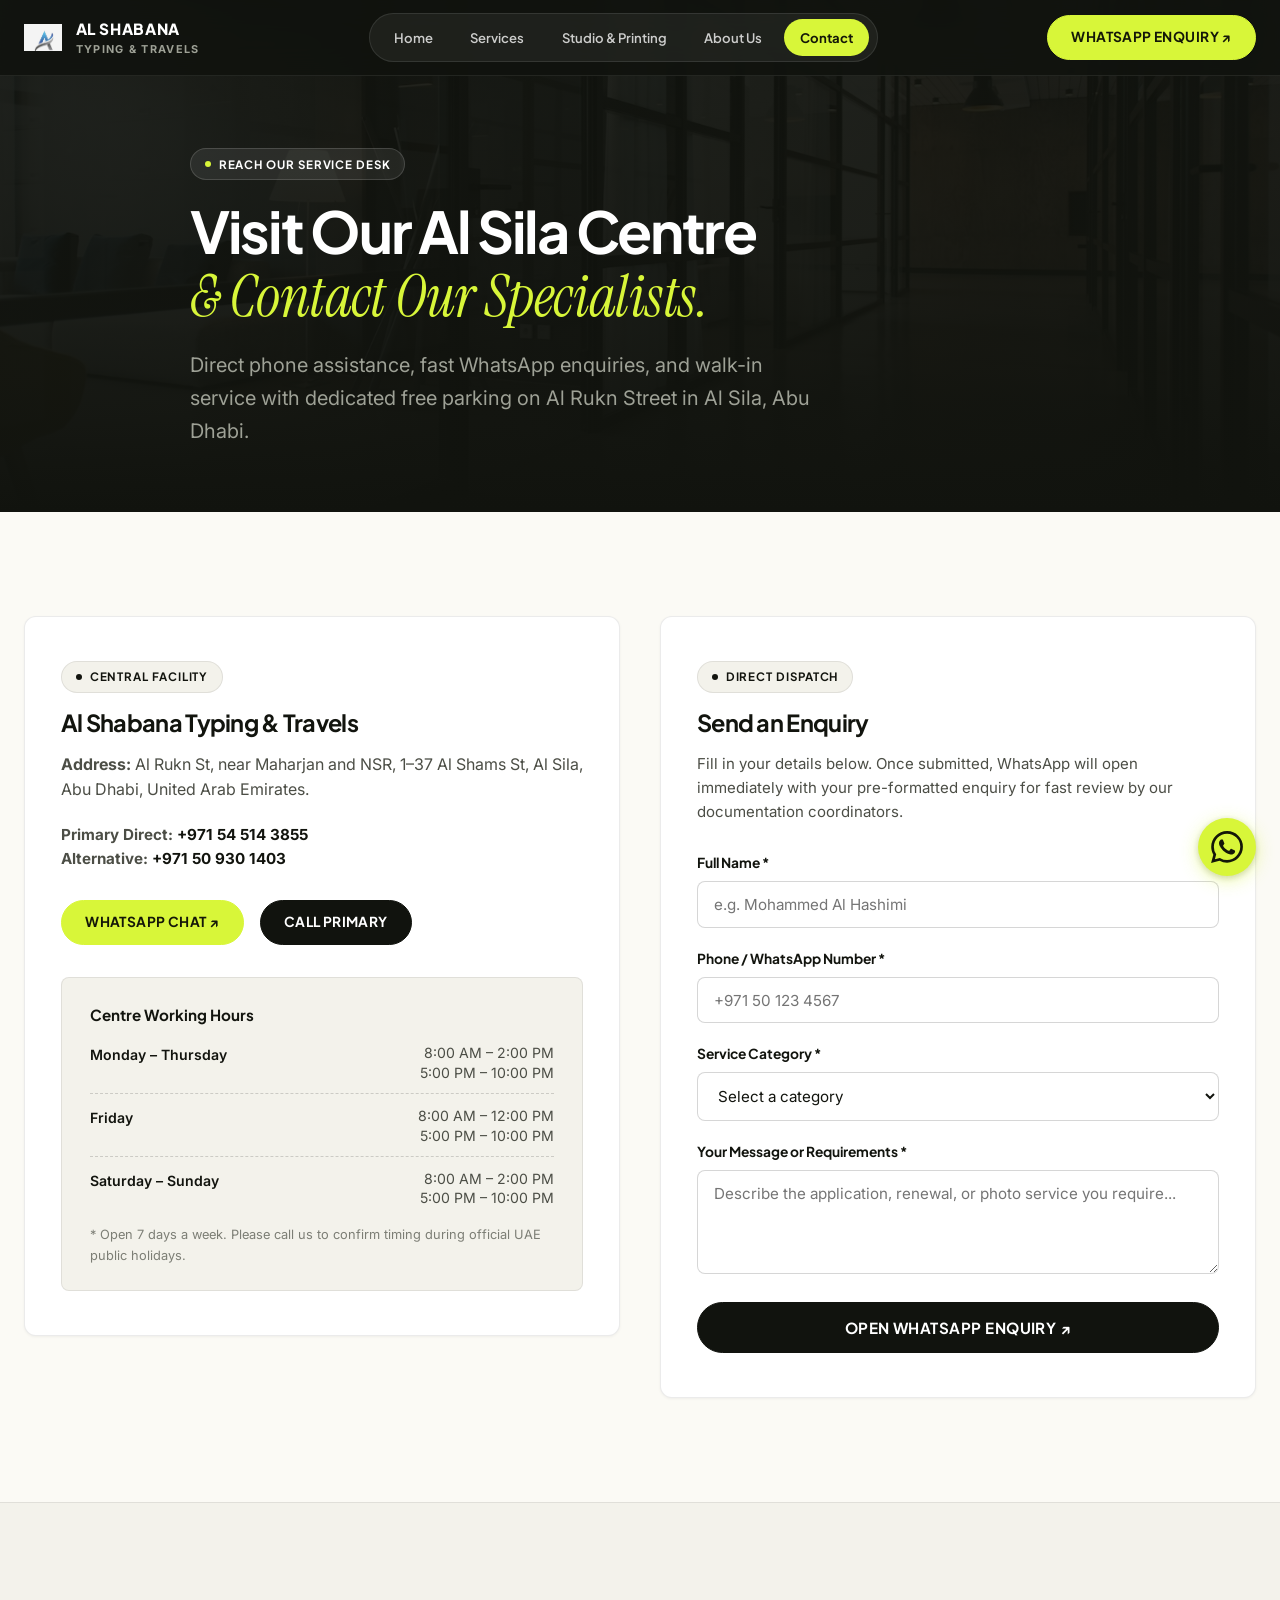
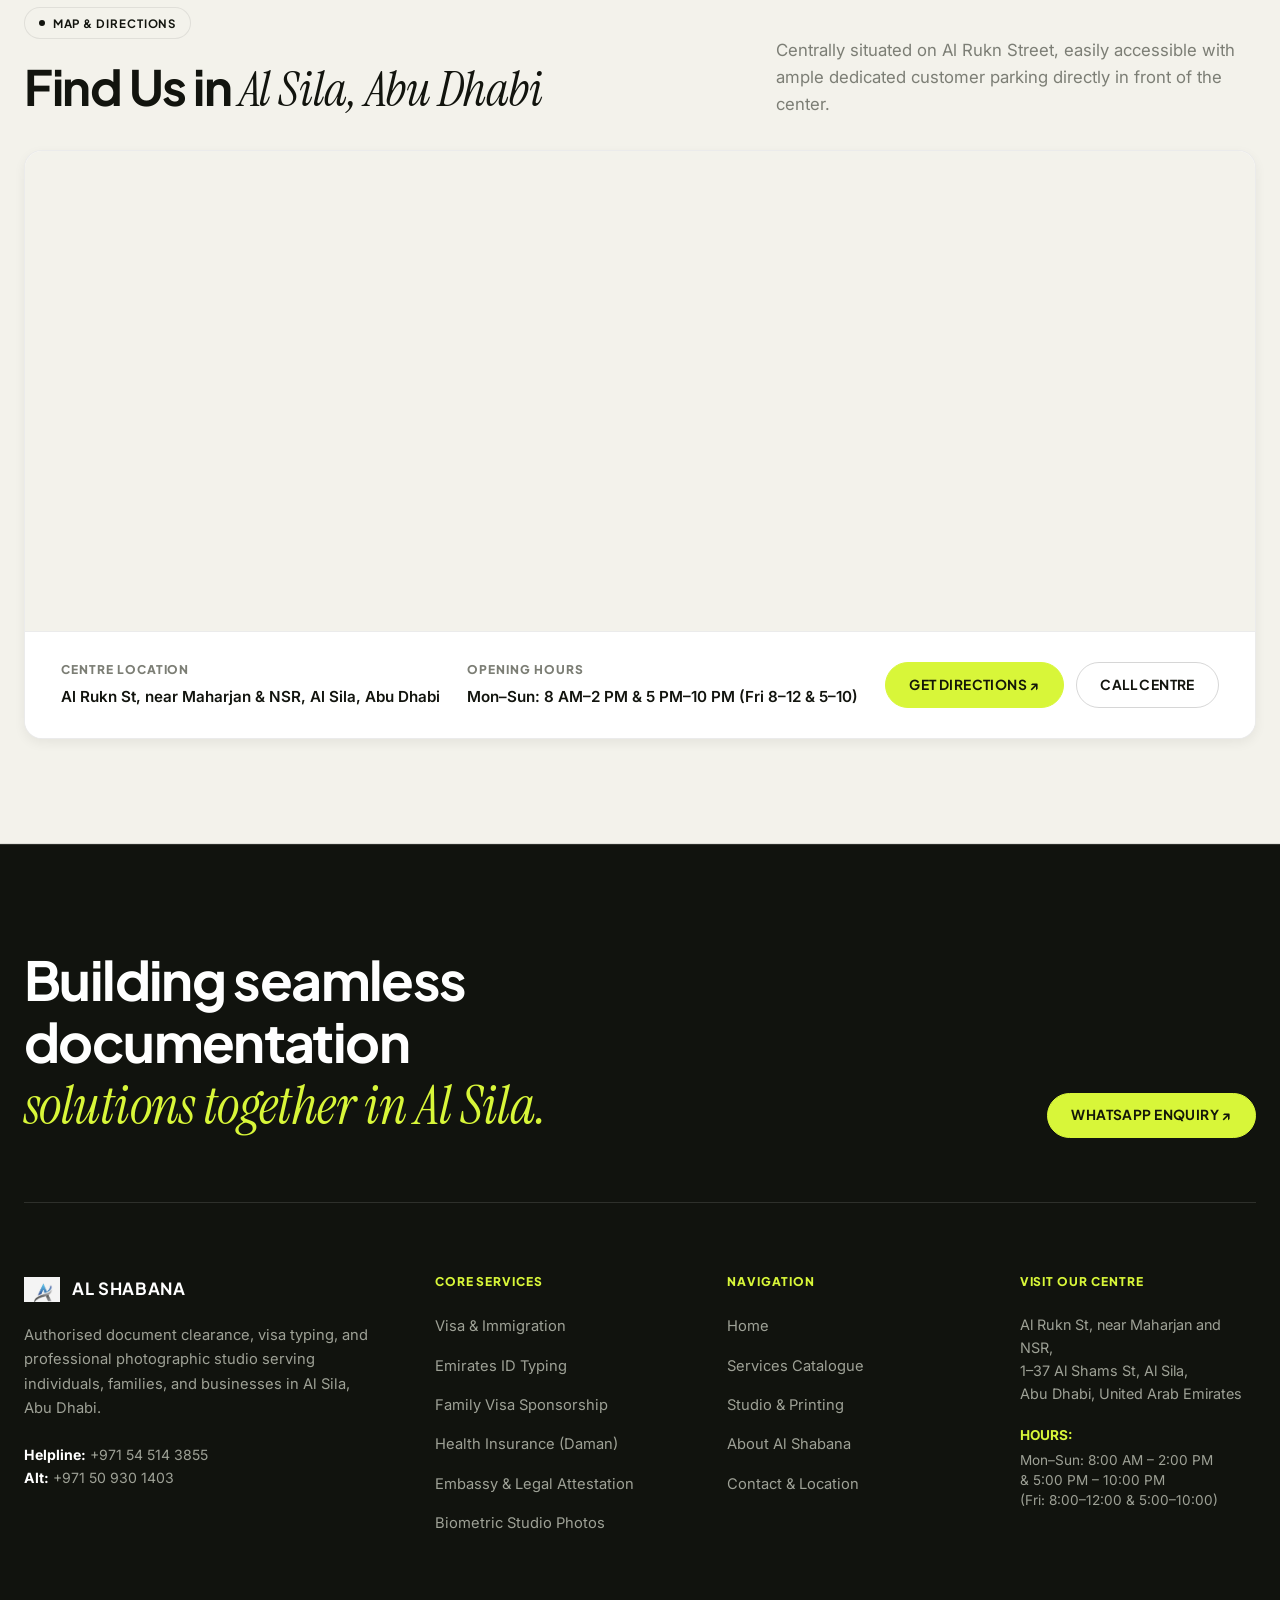
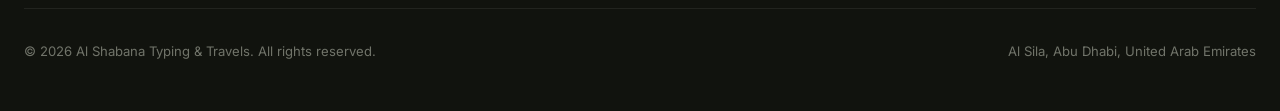
<file: contact.html>
<!DOCTYPE html>
<html lang="en">
  <head>
    <meta charset="UTF-8" />
    <meta name="viewport" content="width=device-width, initial-scale=1" />
    <title>Contact &amp; Location | Al Shabana Typing &amp; Travels</title>
    <meta
      name="description"
      content="Contact Al Shabana Typing & Travels in Al Sila, Abu Dhabi by phone, WhatsApp, or visit. Working hours and interactive map included."
    />
    <link rel="icon" href="assets/images/logo-mark.png" />
    <link rel="preconnect" href="https://fonts.googleapis.com" />
    <link rel="preconnect" href="https://fonts.gstatic.com" crossorigin />
    <link
      href="https://fonts.googleapis.com/css2?family=Plus+Jakarta+Sans:wght@400;500;600;700;800&family=Instrument+Serif:ital@0;1&family=Inter:wght@400;500;600;700&display=swap"
      rel="stylesheet"
    />
    <link rel="stylesheet" href="assets/css/style.css" />
  </head>
  <body>
    <a class="skip-link" href="#main">Skip to content</a>


    <!-- Editorial Translucent Header -->
    <header class="site-header">
      <div class="container header-inner">
        <a class="brand" href="index.html">
          <img class="brand-logo-img" src="assets/images/logo-mark.png" alt="Al Shabana Logo" width="38" height="38" />
          <span class="brand-text">
            <strong>AL SHABANA</strong>
            <span>TYPING &amp; TRAVELS</span>
          </span>
        </a>

        <!-- Centered Pill Navigation Container -->
        <nav class="nav-pill-container" aria-label="Primary Navigation">
          <a href="index.html">Home</a>
          <a href="services.html">Services</a>
          <a href="studio.html">Studio &amp; Printing</a>
          <a href="about.html">About Us</a>
          <a href="contact.html" aria-current="page">Contact</a>
        </nav>

        <!-- Right Action Button -->
        <div class="header-action">
          <a class="btn btn-lime" data-wa="general" href="https://wa.me/971545143855">
            WHATSAPP ENQUIRY ↗
          </a>
          <button class="nav-toggle" type="button" aria-expanded="false" aria-controls="mobile-nav" aria-label="Toggle navigation">
            <span></span>
          </button>
        </div>
      </div>

      <!-- Mobile Navigation Drawer -->
      <div class="nav-panel" id="mobile-nav">
        <nav class="site-nav" aria-label="Mobile Navigation">
          <a href="index.html">Home</a>
          <a href="services.html">Services Directory</a>
          <a href="studio.html">Studio &amp; Printing</a>
          <a href="about.html">About Us</a>
          <a href="contact.html" aria-current="page">Contact &amp; Hours</a>
        </nav>
        <div style="margin-top: 1.5rem;">
          <a class="btn btn-lime" style="width: 100%;" data-wa="general" href="https://wa.me/971545143855">
            WHATSAPP ENQUIRY ↗
          </a>
        </div>
      </div>
    </header>

    <main id="main">
      <!-- Dark Hero Banner for Contact -->
      <section class="hero-editorial" style="min-height: 48vh; padding-top: calc(var(--header-h) + 4.5rem); padding-bottom: 4rem;">
        <div class="hero-editorial-bg">
          <img src="assets/images/about-space.jpg" alt="Al Shabana Office Space" width="1920" height="1080" />
        </div>
        <div class="hero-editorial-overlay"></div>

        <div class="container hero-editorial-content">
          <div class="pill-tag pill-tag-dark">
            <span class="dot"></span>
            REACH OUR SERVICE DESK
          </div>
          <h1 class="hero-editorial-title" style="font-size: clamp(2.4rem, 4.5vw, 3.8rem); margin-bottom: 1rem;">
            Visit Our Al Sila Centre <br />
            <span class="serif-italic">&amp; Contact Our Specialists.</span>
          </h1>
          <p class="hero-editorial-lede" style="max-width: 640px; margin-bottom: 0;">
            Direct phone assistance, fast WhatsApp enquiries, and walk-in service with dedicated free parking on Al Rukn Street in Al Sila, Abu Dhabi.
          </p>
        </div>
      </section>

      <!-- Details & Form Layout (Warm Cream Canvas) -->
      <section class="section-cream">
        <div class="container contact-layout">
          <!-- Left Column: Details & Working Hours -->
          <div class="contact-info-card">
            <div class="pill-tag pill-tag-light" style="margin-bottom: 1rem;">
              <span class="dot"></span>
              CENTRAL FACILITY
            </div>
            <h2>Al Shabana Typing &amp; Travels</h2>
            <p style="font-size: 1rem; margin-bottom: 1.25rem; color: var(--text-body); line-height: 1.6;">
              <strong>Address:</strong> Al Rukn St, near Maharjan and NSR, 1–37 Al Shams St, Al Sila, Abu Dhabi, United Arab Emirates.
            </p>
            <p style="font-size: 0.95rem; margin-bottom: 1.75rem; color: var(--text-body); line-height: 1.6;">
              <strong>Primary Direct:</strong> <a href="tel:+971545143855" style="color: var(--text-dark); font-weight: 700;">+971 54 514 3855</a><br />
              <strong>Alternative:</strong> <a href="tel:+971509301403" style="color: var(--text-dark); font-weight: 700;">+971 50 930 1403</a>
            </p>

            <div class="hero-btn-row" style="margin-bottom: 2rem;">
              <a class="btn btn-lime" data-wa="general" href="https://wa.me/971545143855">
                WHATSAPP CHAT ↗
              </a>
              <a class="btn btn-dark" href="tel:+971545143855">
                CALL PRIMARY
              </a>
            </div>

            <div class="hours-card">
              <strong>Centre Working Hours</strong>
              <dl class="hours-list">
                <div class="hours-row">
                  <dt>Monday – Thursday</dt>
                  <dd>8:00 AM – 2:00 PM<br />5:00 PM – 10:00 PM</dd>
                </div>
                <div class="hours-row">
                  <dt>Friday</dt>
                  <dd>8:00 AM – 12:00 PM<br />5:00 PM – 10:00 PM</dd>
                </div>
                <div class="hours-row">
                  <dt>Saturday – Sunday</dt>
                  <dd>8:00 AM – 2:00 PM<br />5:00 PM – 10:00 PM</dd>
                </div>
              </dl>
              <p style="font-size: 0.8rem; color: var(--text-muted-light); margin-top: 1rem; margin-bottom: 0;">
                * Open 7 days a week. Please call us to confirm timing during official UAE public holidays.
              </p>
            </div>
          </div>

          <!-- Right Column: Interactive WhatsApp Enquiry Form -->
          <div class="contact-form-card">
            <div class="pill-tag pill-tag-light" style="margin-bottom: 1rem;">
              <span class="dot"></span>
              DIRECT DISPATCH
            </div>
            <h2>Send an Enquiry</h2>
            <p style="font-size: 0.94rem; color: var(--text-body); margin-bottom: 1.75rem; line-height: 1.6;">
              Fill in your details below. Once submitted, WhatsApp will open immediately with your pre-formatted enquiry for fast review by our documentation coordinators.
            </p>

            <div class="alert-error" id="form-error" hidden style="background: #fde8e8; color: #9b1c1c; padding: 0.75rem 1rem; border-radius: var(--radius-sm); margin-bottom: 1.25rem; font-size: 0.88rem;"></div>

            <form id="contact-form" novalidate>
              <div class="form-group">
                <label for="name">Full Name *</label>
                <input class="form-control" id="name" name="name" type="text" placeholder="e.g. Mohammed Al Hashimi" autocomplete="name" required />
              </div>

              <div class="form-group">
                <label for="phone">Phone / WhatsApp Number *</label>
                <input class="form-control" id="phone" name="phone" type="tel" placeholder="+971 50 123 4567" autocomplete="tel" required />
              </div>

              <div class="form-group">
                <label for="category">Service Category *</label>
                <select class="form-control" id="category" name="category" required>
                  <option value="">Select a category</option>
                  <option>Visa &amp; Immigration</option>
                  <option>Emirates ID &amp; Document Clearing</option>
                  <option>Passport &amp; Identity</option>
                  <option>Insurance (Daman, Vehicle, IELO)</option>
                  <option>Driving Licence &amp; Vehicle</option>
                  <option>Attestation &amp; Legal Documentation</option>
                  <option>Studio Photography &amp; Printing</option>
                  <option>Other Services</option>
                </select>
              </div>

              <div class="form-group">
                <label for="message">Your Message or Requirements *</label>
                <textarea class="form-control" id="message" name="message" rows="4" placeholder="Describe the application, renewal, or photo service you require..." required></textarea>
              </div>

              <button class="btn btn-dark" type="submit" style="width: 100%; justify-content: center; padding: 0.95rem; font-size: 0.95rem;">
                OPEN WHATSAPP ENQUIRY ↗
              </button>
            </form>
          </div>
        </div>
      </section>

      <!-- Interactive Map Section (Clean & Beautifully Aligned) -->
      <section class="section-cream-alt">
        <div class="container">
          <div class="section-head-editorial" style="margin-bottom: 2rem;">
            <div>
              <div class="pill-tag pill-tag-light">
                <span class="dot"></span>
                MAP &amp; DIRECTIONS
              </div>
              <h2>Find Us in <span class="serif-italic">Al Sila, Abu Dhabi</span></h2>
            </div>
            <p>
              Centrally situated on Al Rukn Street, easily accessible with ample dedicated customer parking directly in front of the center.
            </p>
          </div>

          <div class="map-card">
            <div class="map-wrapper">
              <iframe
                title="Map showing Al Shabana Typing Center in Al Sila"
                src="https://maps.google.com/maps?q=24.074597,51.763261&z=16&output=embed"
                loading="lazy"
                referrerpolicy="no-referrer-when-downgrade"
              ></iframe>
            </div>

            <div class="map-bar">
              <div>
                <span class="map-bar-label">CENTRE LOCATION</span>
                <span class="map-bar-val">Al Rukn St, near Maharjan &amp; NSR, Al Sila, Abu Dhabi</span>
              </div>
              <div>
                <span class="map-bar-label">OPENING HOURS</span>
                <span class="map-bar-val">Mon–Sun: 8 AM–2 PM &amp; 5 PM–10 PM (Fri 8–12 &amp; 5–10)</span>
              </div>
              <div class="map-bar-actions">
                <a class="btn btn-lime" href="https://www.google.com/maps/dir/?api=1&destination=AL%20SHABANA%20TYPING%20CENTER%20Al%20Sila" target="_blank" rel="noopener">
                  GET DIRECTIONS ↗
                </a>
                <a class="btn btn-outline-dark" href="tel:+971545143855">
                  CALL CENTRE
                </a>
              </div>
            </div>
          </div>
        </div>
      </section>
    </main>

    <!-- DARK EDITORIAL FOOTER -->
    <footer class="site-footer-editorial">
      <div class="container">
        <!-- Top Editorial Banner -->
        <div class="footer-top-banner">
          <h2>
            Building seamless documentation <br />
            <span class="serif-italic">solutions together in Al Sila.</span>
          </h2>
          <div>
            <a class="btn btn-lime" data-wa="general" href="https://wa.me/971545143855">
              WHATSAPP ENQUIRY ↗
            </a>
          </div>
        </div>

        <!-- 4-Column Grid -->
        <div class="footer-editorial-grid">
          <div class="footer-editorial-col">
            <div style="display: flex; align-items: center; gap: 0.75rem; margin-bottom: 1.25rem;">
              <img src="assets/images/logo-mark.png" alt="Al Shabana Logo" width="36" height="36" />
              <strong style="font-family: var(--font-sans); font-size: 1.05rem; letter-spacing: 0.04em; color: #ffffff;">
                AL SHABANA
              </strong>
            </div>
            <p style="color: var(--text-dim); font-size: 0.92rem; line-height: 1.65; margin-bottom: 1.5rem;">
              Authorised document clearance, visa typing, and professional photographic studio serving individuals, families, and businesses in Al Sila, Abu Dhabi.
            </p>
            <div style="color: var(--text-dim); font-size: 0.88rem; line-height: 1.6;">
              <strong style="color: #ffffff;">Helpline:</strong> <a href="tel:+971545143855">+971 54 514 3855</a><br />
              <strong style="color: #ffffff;">Alt:</strong> <a href="tel:+971509301403">+971 50 930 1403</a>
            </div>
          </div>

          <div class="footer-editorial-col">
            <h4>CORE SERVICES</h4>
            <ul class="footer-links-editorial">
              <li><a href="service-details.html?service=visa-typing">Visa &amp; Immigration</a></li>
              <li><a href="service-details.html?service=emirates-id">Emirates ID Typing</a></li>
              <li><a href="service-details.html?service=family-visa">Family Visa Sponsorship</a></li>
              <li><a href="service-details.html?service=daman">Health Insurance (Daman)</a></li>
              <li><a href="service-details.html?service=attestation">Embassy &amp; Legal Attestation</a></li>
              <li><a href="studio.html">Biometric Studio Photos</a></li>
            </ul>
          </div>

          <div class="footer-editorial-col">
            <h4>NAVIGATION</h4>
            <ul class="footer-links-editorial">
              <li><a href="index.html">Home</a></li>
              <li><a href="services.html">Services Catalogue</a></li>
              <li><a href="studio.html">Studio &amp; Printing</a></li>
              <li><a href="about.html">About Al Shabana</a></li>
              <li><a href="contact.html">Contact &amp; Location</a></li>
            </ul>
          </div>

          <div class="footer-editorial-col">
            <h4>VISIT OUR CENTRE</h4>
            <div style="color: var(--text-dim); font-size: 0.9rem; line-height: 1.6; margin-bottom: 1.25rem;">
              Al Rukn St, near Maharjan and NSR,<br />
              1–37 Al Shams St, Al Sila,<br />
              Abu Dhabi, United Arab Emirates
            </div>
            <div style="color: var(--text-dim); font-size: 0.85rem; line-height: 1.5;">
              <strong style="color: var(--accent-lime); display: block; margin-bottom: 0.25rem;">HOURS:</strong>
              Mon–Sun: 8:00 AM – 2:00 PM<br />
              &amp; 5:00 PM – 10:00 PM<br />
              (Fri: 8:00–12:00 &amp; 5:00–10:00)
            </div>
          </div>
        </div>

        <!-- Footer Bottom Bar -->
        <div class="footer-bottom-editorial">
          <div>
            © <span data-year></span> Al Shabana Typing &amp; Travels. All rights reserved.
          </div>
          <div>
            Al Sila, Abu Dhabi, United Arab Emirates
          </div>
        </div>
      </div>
    </footer>

    <!-- Fixed Floating WhatsApp Button (Electric Lime #d8f639) -->
    <a
      href="https://wa.me/971545143855"
      class="whatsapp-float"
      data-wa="general"
      target="_blank"
      rel="noopener"
      aria-label="Chat with us on WhatsApp"
    >
      <svg viewBox="0 0 24 24">
        <path d="M17.472 14.382c-.297-.149-1.758-.867-2.03-.967-.273-.099-.471-.148-.67.15-.197.297-.767.966-.94 1.164-.173.199-.347.223-.644.075-.297-.15-1.255-.463-2.39-1.475-.883-.788-1.48-1.761-1.653-2.059-.173-.297-.018-.458.13-.606.134-.133.298-.347.446-.52.149-.174.198-.298.298-.497.099-.198.05-.371-.025-.52-.075-.149-.669-1.612-.916-2.207-.242-.579-.487-.5-.669-.51-.173-.008-.371-.01-.57-.01-.198 0-.52.074-.792.372-.272.297-1.04 1.016-1.04 2.479 0 1.462 1.065 2.875 1.213 3.074.149.198 2.096 3.2 5.077 4.487.709.306 1.262.489 1.694.625.712.227 1.36.195 1.871.118.571-.085 1.758-.719 2.006-1.413.248-.694.248-1.289.173-1.413-.074-.124-.272-.198-.57-.347m-5.421 7.403h-.004a9.87 9.87 0 01-5.031-1.378l-.361-.214-3.741.982.998-3.648-.235-.374a9.86 9.86 0 01-1.51-5.26c.001-5.45 4.436-9.884 9.888-9.884 2.64 0 5.122 1.03 6.988 2.898a9.825 9.825 0 012.893 6.994c-.003 5.45-4.437 9.884-9.885 9.884m8.413-18.297A11.815 11.815 0 0012.05 0C5.495 0 .16 5.335.157 11.892c0 2.096.547 4.142 1.588 5.945L.057 24l6.305-1.654a11.882 11.882 0 005.683 1.448h.005c6.554 0 11.89-5.335 11.893-11.893a11.821 11.821 0 00-3.48-8.413Z"/>
      </svg>
      <span class="whatsapp-tooltip">Chat with us on WhatsApp</span>
    </a>

    <script src="assets/js/main.js"></script>
  </body>
</html>
</file>
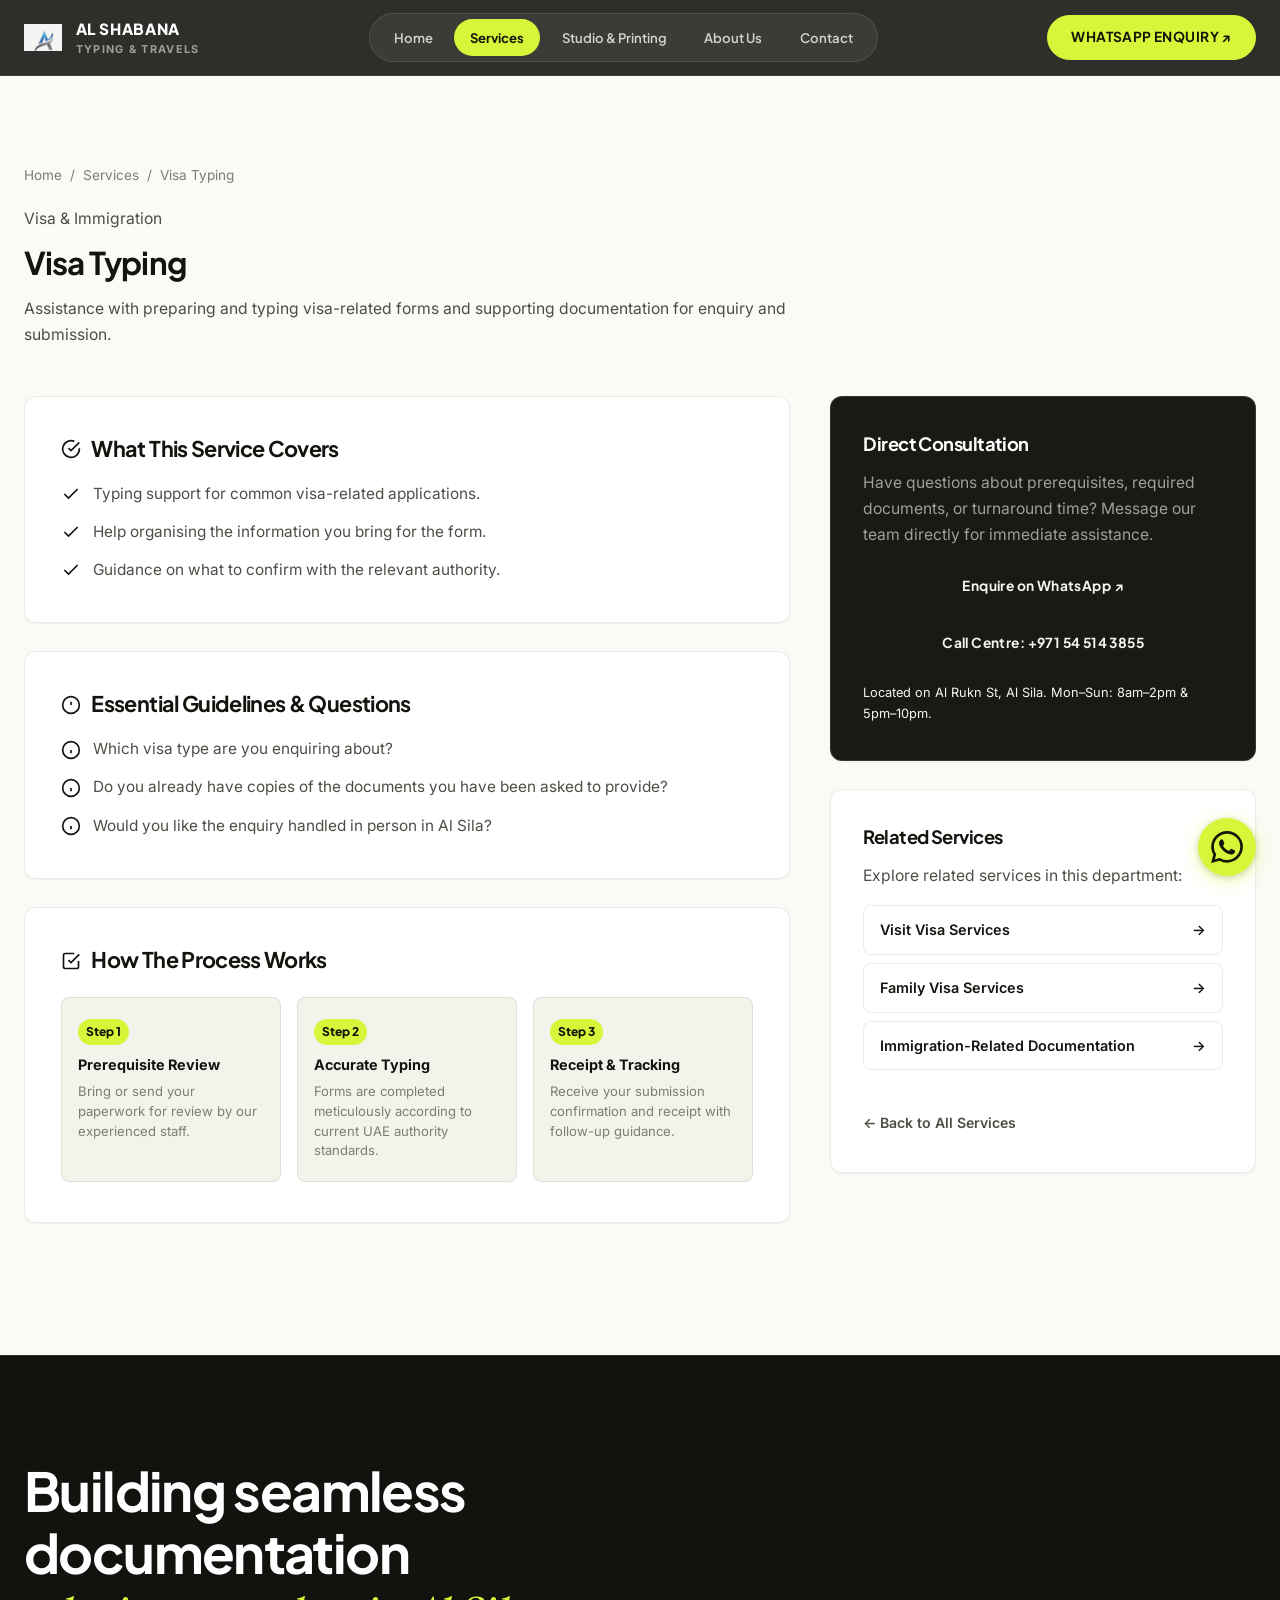
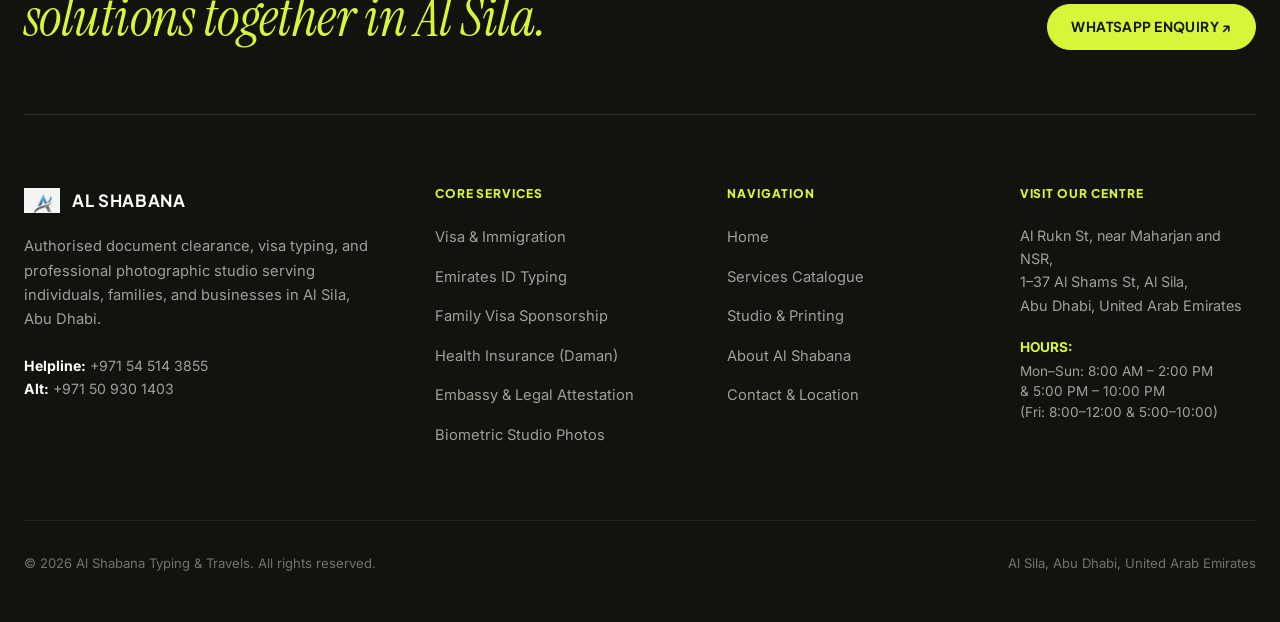
<file: service-details.html>
<!DOCTYPE html>
<html lang="en">
  <head>
    <meta charset="UTF-8" />
    <meta name="viewport" content="width=device-width, initial-scale=1" />
    <title>Service Details | Al Shabana Typing &amp; Travels</title>
    <meta
      name="description"
      content="Enquire about a specific Al Shabana service in Al Sila, including visa typing, Emirates ID, insurance, and studio photography."
    />
    <link rel="icon" href="assets/images/logo-mark.png" />
    <link rel="preconnect" href="https://fonts.googleapis.com" />
    <link rel="preconnect" href="https://fonts.gstatic.com" crossorigin />
    <link
      href="https://fonts.googleapis.com/css2?family=Plus+Jakarta+Sans:wght@400;500;600;700;800&family=Instrument+Serif:ital@0;1&family=Inter:wght@400;500;600;700&display=swap"
      rel="stylesheet"
    />
    <link rel="stylesheet" href="assets/css/style.css" />
  </head>
  <body>
    <a class="skip-link" href="#main">Skip to content</a>


    <!-- Editorial Translucent Header -->
    <header class="site-header">
      <div class="container header-inner">
        <a class="brand" href="index.html">
          <img class="brand-logo-img" src="assets/images/logo-mark.png" alt="Al Shabana Logo" width="38" height="38" />
          <span class="brand-text">
            <strong>AL SHABANA</strong>
            <span>TYPING &amp; TRAVELS</span>
          </span>
        </a>

        <!-- Centered Pill Navigation Container -->
        <nav class="nav-pill-container" aria-label="Primary Navigation">
          <a href="index.html">Home</a>
          <a href="services.html" aria-current="page">Services</a>
          <a href="studio.html">Studio &amp; Printing</a>
          <a href="about.html">About Us</a>
          <a href="contact.html">Contact</a>
        </nav>

        <!-- Right Action Button -->
        <div class="header-action">
          <a class="btn btn-lime" data-wa="general" href="https://wa.me/971545143855">
            WHATSAPP ENQUIRY ↗
          </a>
          <button class="nav-toggle" type="button" aria-expanded="false" aria-controls="mobile-nav" aria-label="Toggle navigation">
            <span></span>
          </button>
        </div>
      </div>

      <!-- Mobile Navigation Drawer -->
      <div class="nav-panel" id="mobile-nav">
        <nav class="site-nav" aria-label="Mobile Navigation">
          <a href="index.html">Home</a>
          <a href="services.html" aria-current="page">Services Directory</a>
          <a href="studio.html">Studio &amp; Printing</a>
          <a href="about.html">About Us</a>
          <a href="contact.html">Contact &amp; Hours</a>
        </nav>
        <div style="margin-top: 1.5rem;">
          <a class="btn btn-lime" style="width: 100%;" data-wa="general" href="https://wa.me/971545143855">
            WHATSAPP ENQUIRY ↗
          </a>
        </div>
      </div>
    </header>

    <main id="main" class="section-cream" style="padding-top: calc(var(--header-h) + 2.5rem); min-height: 80vh;">
      <div class="container" id="service-detail-root">
        <div class="pill-tag pill-tag-light">
          <span class="dot"></span>
          SERVICE DETAILS
        </div>
        <h1>Loading service details…</h1>
        <p>If nothing appears, browse our complete <a href="services.html" style="text-decoration: underline; font-weight: 700;">Services Directory</a>.</p>
      </div>
    </main>

    <!-- DARK EDITORIAL FOOTER -->
    <footer class="site-footer-editorial">
      <div class="container">
        <!-- Top Editorial Banner -->
        <div class="footer-top-banner">
          <h2>
            Building seamless documentation <br />
            <span class="serif-italic">solutions together in Al Sila.</span>
          </h2>
          <div>
            <a class="btn btn-lime" data-wa="general" href="https://wa.me/971545143855">
              WHATSAPP ENQUIRY ↗
            </a>
          </div>
        </div>

        <!-- 4-Column Grid -->
        <div class="footer-editorial-grid">
          <div class="footer-editorial-col">
            <div style="display: flex; align-items: center; gap: 0.75rem; margin-bottom: 1.25rem;">
              <img src="assets/images/logo-mark.png" alt="Al Shabana Logo" width="36" height="36" />
              <strong style="font-family: var(--font-sans); font-size: 1.05rem; letter-spacing: 0.04em; color: #ffffff;">
                AL SHABANA
              </strong>
            </div>
            <p style="color: var(--text-dim); font-size: 0.92rem; line-height: 1.65; margin-bottom: 1.5rem;">
              Authorised document clearance, visa typing, and professional photographic studio serving individuals, families, and businesses in Al Sila, Abu Dhabi.
            </p>
            <div style="color: var(--text-dim); font-size: 0.88rem; line-height: 1.6;">
              <strong style="color: #ffffff;">Helpline:</strong> <a href="tel:+971545143855">+971 54 514 3855</a><br />
              <strong style="color: #ffffff;">Alt:</strong> <a href="tel:+971509301403">+971 50 930 1403</a>
            </div>
          </div>

          <div class="footer-editorial-col">
            <h4>CORE SERVICES</h4>
            <ul class="footer-links-editorial">
              <li><a href="service-details.html?service=visa-typing">Visa &amp; Immigration</a></li>
              <li><a href="service-details.html?service=emirates-id">Emirates ID Typing</a></li>
              <li><a href="service-details.html?service=family-visa">Family Visa Sponsorship</a></li>
              <li><a href="service-details.html?service=daman">Health Insurance (Daman)</a></li>
              <li><a href="service-details.html?service=attestation">Embassy &amp; Legal Attestation</a></li>
              <li><a href="studio.html">Biometric Studio Photos</a></li>
            </ul>
          </div>

          <div class="footer-editorial-col">
            <h4>NAVIGATION</h4>
            <ul class="footer-links-editorial">
              <li><a href="index.html">Home</a></li>
              <li><a href="services.html">Services Catalogue</a></li>
              <li><a href="studio.html">Studio &amp; Printing</a></li>
              <li><a href="about.html">About Al Shabana</a></li>
              <li><a href="contact.html">Contact &amp; Location</a></li>
            </ul>
          </div>

          <div class="footer-editorial-col">
            <h4>VISIT OUR CENTRE</h4>
            <div style="color: var(--text-dim); font-size: 0.9rem; line-height: 1.6; margin-bottom: 1.25rem;">
              Al Rukn St, near Maharjan and NSR,<br />
              1–37 Al Shams St, Al Sila,<br />
              Abu Dhabi, United Arab Emirates
            </div>
            <div style="color: var(--text-dim); font-size: 0.85rem; line-height: 1.5;">
              <strong style="color: var(--accent-lime); display: block; margin-bottom: 0.25rem;">HOURS:</strong>
              Mon–Sun: 8:00 AM – 2:00 PM<br />
              &amp; 5:00 PM – 10:00 PM<br />
              (Fri: 8:00–12:00 &amp; 5:00–10:00)
            </div>
          </div>
        </div>

        <!-- Footer Bottom Bar -->
        <div class="footer-bottom-editorial">
          <div>
            © <span data-year></span> Al Shabana Typing &amp; Travels. All rights reserved.
          </div>
          <div>
            Al Sila, Abu Dhabi, United Arab Emirates
          </div>
        </div>
      </div>
    </footer>

    <!-- Fixed Floating WhatsApp Button (Electric Lime #d8f639) -->
    <a
      href="https://wa.me/971545143855"
      class="whatsapp-float"
      data-wa="general"
      target="_blank"
      rel="noopener"
      aria-label="Chat with us on WhatsApp"
    >
      <svg viewBox="0 0 24 24">
        <path d="M17.472 14.382c-.297-.149-1.758-.867-2.03-.967-.273-.099-.471-.148-.67.15-.197.297-.767.966-.94 1.164-.173.199-.347.223-.644.075-.297-.15-1.255-.463-2.39-1.475-.883-.788-1.48-1.761-1.653-2.059-.173-.297-.018-.458.13-.606.134-.133.298-.347.446-.52.149-.174.198-.298.298-.497.099-.198.05-.371-.025-.52-.075-.149-.669-1.612-.916-2.207-.242-.579-.487-.5-.669-.51-.173-.008-.371-.01-.57-.01-.198 0-.52.074-.792.372-.272.297-1.04 1.016-1.04 2.479 0 1.462 1.065 2.875 1.213 3.074.149.198 2.096 3.2 5.077 4.487.709.306 1.262.489 1.694.625.712.227 1.36.195 1.871.118.571-.085 1.758-.719 2.006-1.413.248-.694.248-1.289.173-1.413-.074-.124-.272-.198-.57-.347m-5.421 7.403h-.004a9.87 9.87 0 01-5.031-1.378l-.361-.214-3.741.982.998-3.648-.235-.374a9.86 9.86 0 01-1.51-5.26c.001-5.45 4.436-9.884 9.888-9.884 2.64 0 5.122 1.03 6.988 2.898a9.825 9.825 0 012.893 6.994c-.003 5.45-4.437 9.884-9.885 9.884m8.413-18.297A11.815 11.815 0 0012.05 0C5.495 0 .16 5.335.157 11.892c0 2.096.547 4.142 1.588 5.945L.057 24l6.305-1.654a11.882 11.882 0 005.683 1.448h.005c6.554 0 11.89-5.335 11.893-11.893a11.821 11.821 0 00-3.48-8.413Z"/>
      </svg>
      <span class="whatsapp-tooltip">Chat with us on WhatsApp</span>
    </a>

    <script src="assets/js/main.js"></script>
  </body>
</html>
</file>
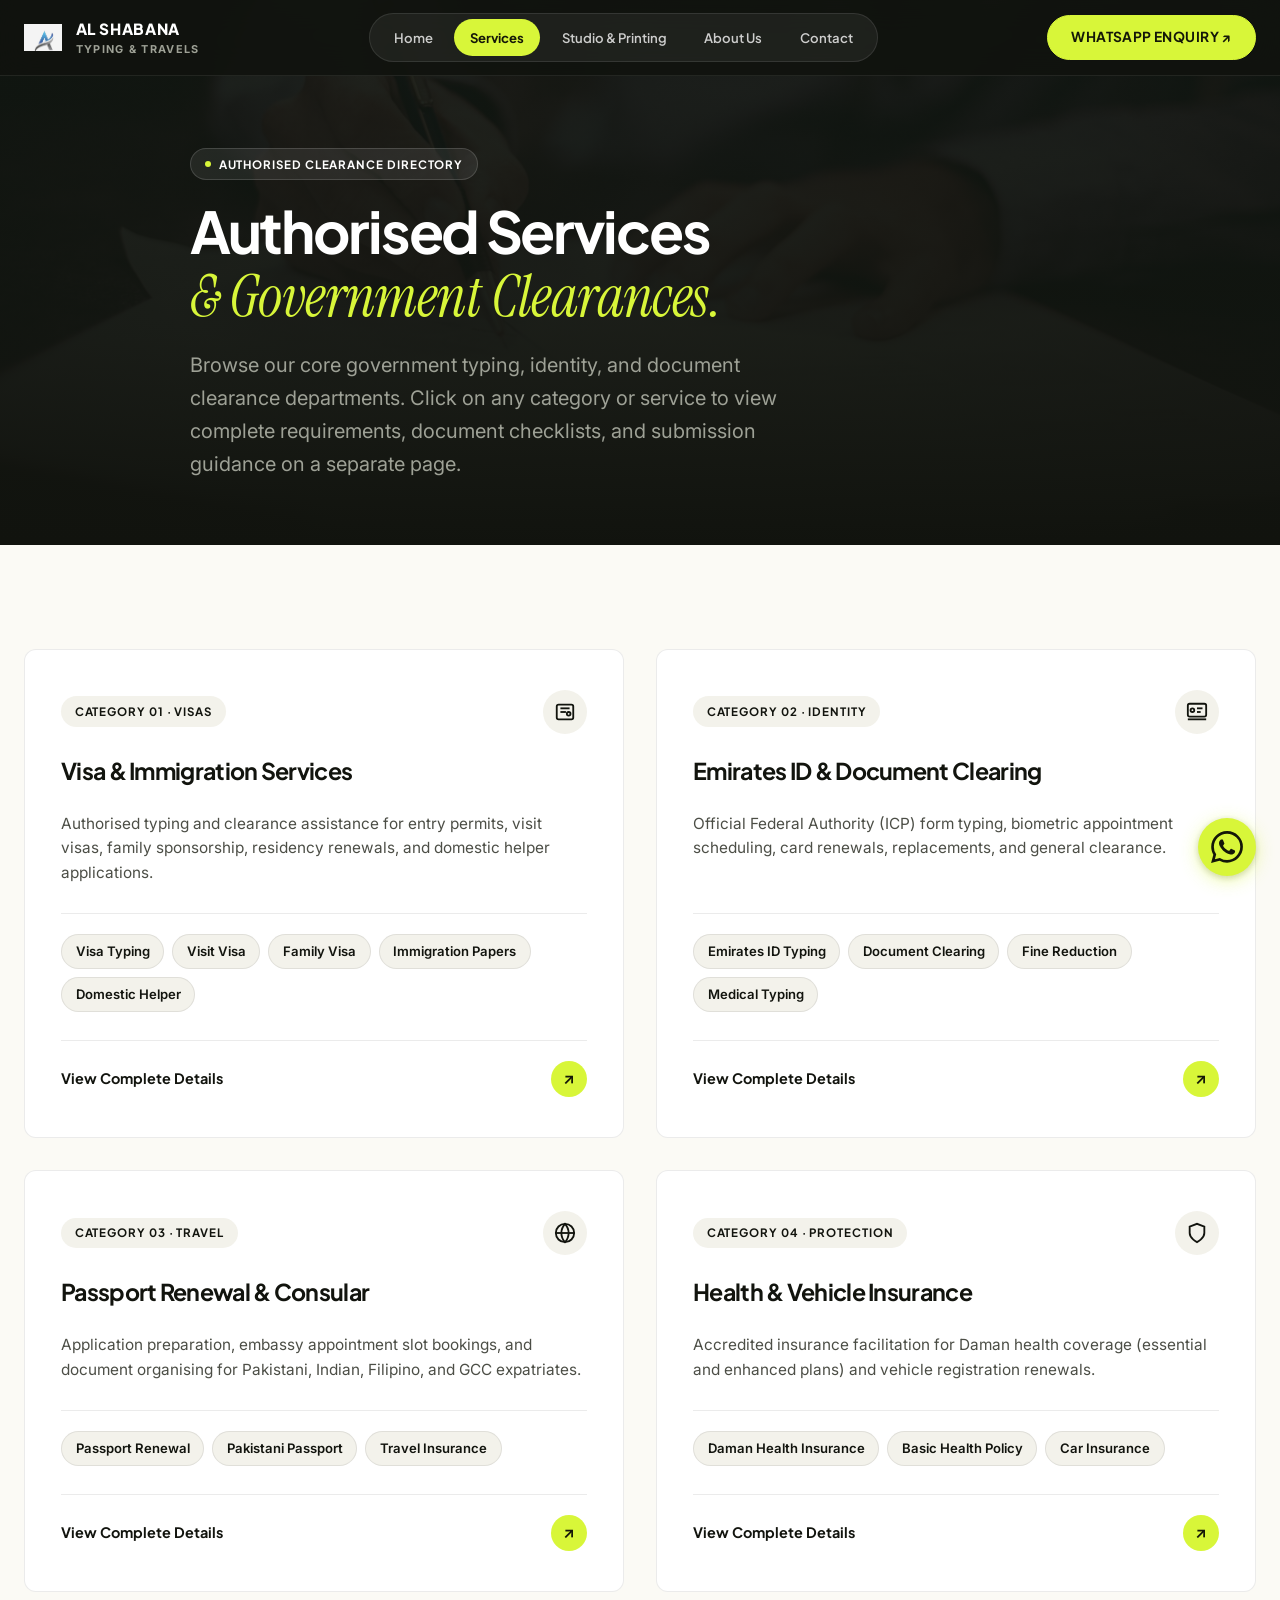
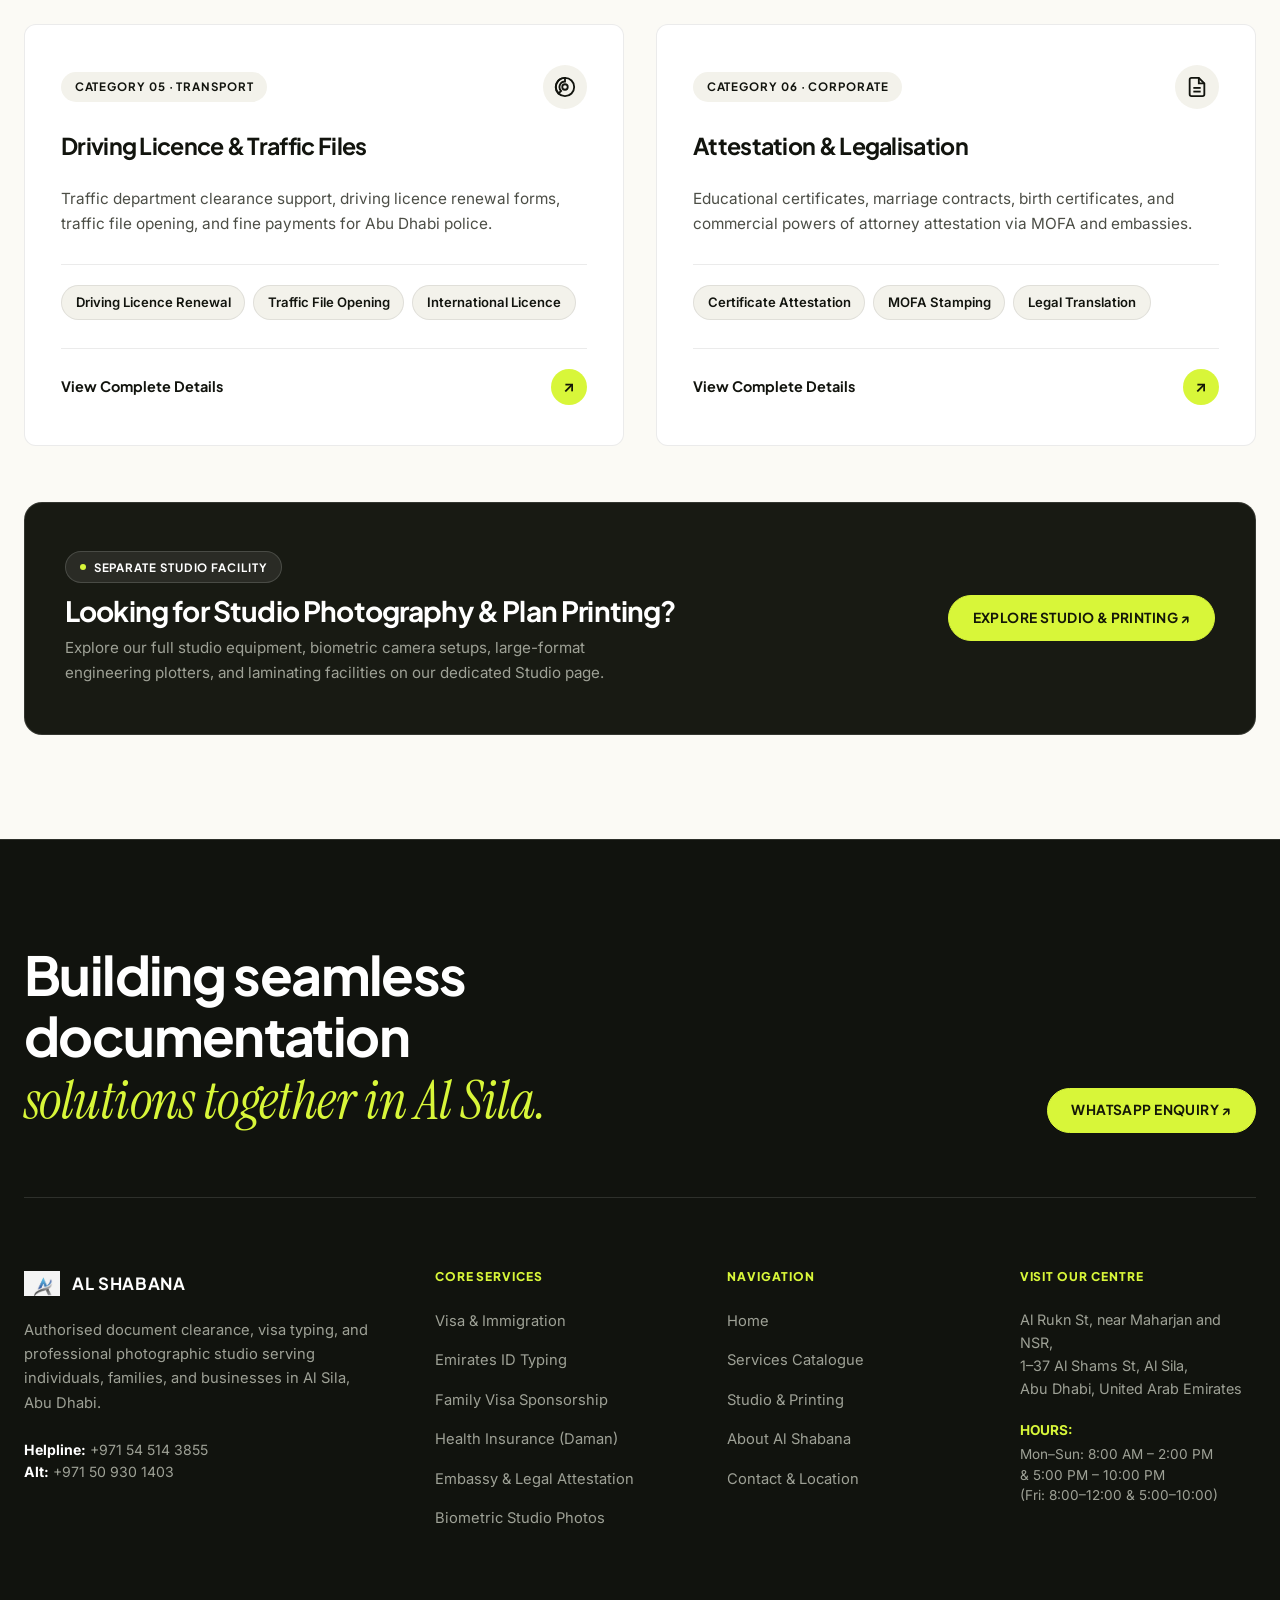
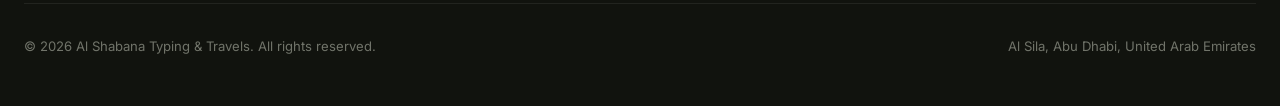
<file: services.html>
<!DOCTYPE html>
<html lang="en">
  <head>
    <meta charset="UTF-8" />
    <meta name="viewport" content="width=device-width, initial-scale=1" />
    <title>Services Directory | Al Shabana Typing &amp; Travels</title>
    <meta
      name="description"
      content="Comprehensive services directory for Al Shabana Typing & Travels in Al Sila, Abu Dhabi. Visas, Emirates ID, passports, insurance, driving licence, and attestation."
    />
    <link rel="icon" href="assets/images/logo-mark.png" />
    <link rel="preconnect" href="https://fonts.googleapis.com" />
    <link rel="preconnect" href="https://fonts.gstatic.com" crossorigin />
    <link
      href="https://fonts.googleapis.com/css2?family=Plus+Jakarta+Sans:wght@400;500;600;700;800&family=Instrument+Serif:ital@0;1&family=Inter:wght@400;500;600;700&display=swap"
      rel="stylesheet"
    />
    <link rel="stylesheet" href="assets/css/style.css" />
  </head>
  <body>
    <a class="skip-link" href="#main">Skip to content</a>


    <!-- Editorial Translucent Header -->
    <header class="site-header">
      <div class="container header-inner">
        <a class="brand" href="index.html">
          <img class="brand-logo-img" src="assets/images/logo-mark.png" alt="Al Shabana Logo" width="38" height="38" />
          <span class="brand-text">
            <strong>AL SHABANA</strong>
            <span>TYPING &amp; TRAVELS</span>
          </span>
        </a>

        <!-- Centered Pill Navigation Container -->
        <nav class="nav-pill-container" aria-label="Primary Navigation">
          <a href="index.html">Home</a>
          <a href="services.html" aria-current="page">Services</a>
          <a href="studio.html">Studio &amp; Printing</a>
          <a href="about.html">About Us</a>
          <a href="contact.html">Contact</a>
        </nav>

        <!-- Right Action Button -->
        <div class="header-action">
          <a class="btn btn-lime" data-wa="general" href="https://wa.me/971545143855">
            WHATSAPP ENQUIRY ↗
          </a>
          <button class="nav-toggle" type="button" aria-expanded="false" aria-controls="mobile-nav" aria-label="Toggle navigation">
            <span></span>
          </button>
        </div>
      </div>

      <!-- Mobile Navigation Drawer -->
      <div class="nav-panel" id="mobile-nav">
        <nav class="site-nav" aria-label="Mobile Navigation">
          <a href="index.html">Home</a>
          <a href="services.html" aria-current="page">Services Directory</a>
          <a href="studio.html">Studio &amp; Printing</a>
          <a href="about.html">About Us</a>
          <a href="contact.html">Contact &amp; Hours</a>
        </nav>
        <div style="margin-top: 1.5rem;">
          <a class="btn btn-lime" style="width: 100%;" data-wa="general" href="https://wa.me/971545143855">
            WHATSAPP ENQUIRY ↗
          </a>
        </div>
      </div>
    </header>

    <main id="main">
      <!-- Dark Hero Banner for Services -->
      <section class="hero-editorial" style="min-height: 48vh; padding-top: calc(var(--header-h) + 4.5rem); padding-bottom: 4rem;">
        <div class="hero-editorial-bg">
          <img src="assets/images/document-services.jpg" alt="Documentation Services" width="1920" height="1080" />
        </div>
        <div class="hero-editorial-overlay"></div>

        <div class="container hero-editorial-content">
          <div class="pill-tag pill-tag-dark">
            <span class="dot"></span>
            AUTHORISED CLEARANCE DIRECTORY
          </div>
          <h1 class="hero-editorial-title" style="font-size: clamp(2.4rem, 4.5vw, 3.8rem); margin-bottom: 1rem;">
            Authorised Services <br />
            <span class="serif-italic">&amp; Government Clearances.</span>
          </h1>
          <p class="hero-editorial-lede" style="max-width: 640px; margin-bottom: 0;">
            Browse our core government typing, identity, and document clearance departments. Click on any category or service to view complete requirements, document checklists, and submission guidance on a separate page.
          </p>
        </div>
      </section>

      <!-- Category Showcase Grid (Ultra User-Friendly & Clean) -->
      <section class="section-cream">
        <div class="container">
          <div class="services-cat-grid">
            
            <!-- Category 01: Visa & Immigration -->
            <article class="category-card">
              <div class="category-card-top">
                <span class="category-card-badge">Category 01 · Visas</span>
                <div class="category-card-icon">
                  <svg width="22" height="22" viewBox="0 0 24 24" fill="none" stroke="currentColor" stroke-width="2">
                    <rect x="3" y="4" width="18" height="16" rx="2"></rect>
                    <line x1="7" y1="8" x2="17" y2="8"></line>
                    <line x1="7" y1="12" x2="13" y2="12"></line>
                    <circle cx="16" cy="14" r="2"></circle>
                  </svg>
                </div>
              </div>
              <h3>Visa &amp; Immigration Services</h3>
              <p class="category-card-desc">
                Authorised typing and clearance assistance for entry permits, visit visas, family sponsorship, residency renewals, and domestic helper applications.
              </p>
              <div class="category-services-list">
                <a class="service-pill-link" href="service-details.html?service=visa-typing">Visa Typing</a>
                <a class="service-pill-link" href="service-details.html?service=visit-visa">Visit Visa</a>
                <a class="service-pill-link" href="service-details.html?service=family-visa">Family Visa</a>
                <a class="service-pill-link" href="service-details.html?service=immigration">Immigration Papers</a>
                <a class="service-pill-link" href="service-details.html?service=domestic-worker">Domestic Helper</a>
              </div>
              <div class="category-card-action">
                <a class="category-main-link" href="service-details.html?service=visa-typing">
                  View Complete Details
                </a>
                <a class="circle-arrow-btn" href="service-details.html?service=visa-typing" aria-label="View Visa Details">
                  ↗
                </a>
              </div>
            </article>

            <!-- Category 02: Emirates ID & Document Clearing -->
            <article class="category-card">
              <div class="category-card-top">
                <span class="category-card-badge">Category 02 · Identity</span>
                <div class="category-card-icon">
                  <svg width="22" height="22" viewBox="0 0 24 24" fill="none" stroke="currentColor" stroke-width="2">
                    <rect x="2" y="3" width="20" height="14" rx="2"></rect>
                    <line x1="2" y1="20" x2="22" y2="20"></line>
                    <circle cx="7" cy="10" r="2"></circle>
                    <line x1="12" y1="8" x2="18" y2="8"></line>
                    <line x1="12" y1="12" x2="16" y2="12"></line>
                  </svg>
                </div>
              </div>
              <h3>Emirates ID &amp; Document Clearing</h3>
              <p class="category-card-desc">
                Official Federal Authority (ICP) form typing, biometric appointment scheduling, card renewals, replacements, and general clearance.
              </p>
              <div class="category-services-list">
                <a class="service-pill-link" href="service-details.html?service=emirates-id">Emirates ID Typing</a>
                <a class="service-pill-link" href="service-details.html?service=document-clearing">Document Clearing</a>
                <a class="service-pill-link" href="service-details.html?service=fine-reduction">Fine Reduction</a>
                <a class="service-pill-link" href="service-details.html?service=medical-typing">Medical Typing</a>
              </div>
              <div class="category-card-action">
                <a class="category-main-link" href="service-details.html?service=emirates-id">
                  View Complete Details
                </a>
                <a class="circle-arrow-btn" href="service-details.html?service=emirates-id" aria-label="View Emirates ID Details">
                  ↗
                </a>
              </div>
            </article>

            <!-- Category 03: Passports & Consular Services -->
            <article class="category-card">
              <div class="category-card-top">
                <span class="category-card-badge">Category 03 · Travel</span>
                <div class="category-card-icon">
                  <svg width="22" height="22" viewBox="0 0 24 24" fill="none" stroke="currentColor" stroke-width="2">
                    <circle cx="12" cy="12" r="10"></circle>
                    <line x1="2" y1="12" x2="22" y2="12"></line>
                    <path d="M12 2a15.3 15.3 0 0 1 4 10 15.3 15.3 0 0 1-4 10 15.3 15.3 0 0 1-4-10 15.3 15.3 0 0 1 4-10z"></path>
                  </svg>
                </div>
              </div>
              <h3>Passport Renewal &amp; Consular</h3>
              <p class="category-card-desc">
                Application preparation, embassy appointment slot bookings, and document organising for Pakistani, Indian, Filipino, and GCC expatriates.
              </p>
              <div class="category-services-list">
                <a class="service-pill-link" href="service-details.html?service=passport-renewal">Passport Renewal</a>
                <a class="service-pill-link" href="service-details.html?service=pakistani-passport">Pakistani Passport</a>
                <a class="service-pill-link" href="service-details.html?service=travel-insurance">Travel Insurance</a>
              </div>
              <div class="category-card-action">
                <a class="category-main-link" href="service-details.html?service=passport-renewal">
                  View Complete Details
                </a>
                <a class="circle-arrow-btn" href="service-details.html?service=passport-renewal" aria-label="View Passport Details">
                  ↗
                </a>
              </div>
            </article>

            <!-- Category 04: Health & Vehicle Insurance -->
            <article class="category-card">
              <div class="category-card-top">
                <span class="category-card-badge">Category 04 · Protection</span>
                <div class="category-card-icon">
                  <svg width="22" height="22" viewBox="0 0 24 24" fill="none" stroke="currentColor" stroke-width="2">
                    <path d="M12 22s8-4 8-10V5l-8-3-8 3v7c0 6 8 10 8 10z"></path>
                  </svg>
                </div>
              </div>
              <h3>Health &amp; Vehicle Insurance</h3>
              <p class="category-card-desc">
                Accredited insurance facilitation for Daman health coverage (essential and enhanced plans) and vehicle registration renewals.
              </p>
              <div class="category-services-list">
                <a class="service-pill-link" href="service-details.html?service=daman">Daman Health Insurance</a>
                <a class="service-pill-link" href="service-details.html?service=basic-health">Basic Health Policy</a>
                <a class="service-pill-link" href="service-details.html?service=car-insurance">Car Insurance</a>
              </div>
              <div class="category-card-action">
                <a class="category-main-link" href="service-details.html?service=daman">
                  View Complete Details
                </a>
                <a class="circle-arrow-btn" href="service-details.html?service=daman" aria-label="View Insurance Details">
                  ↗
                </a>
              </div>
            </article>

            <!-- Category 05: Driving Licence & Vehicle Clearance -->
            <article class="category-card">
              <div class="category-card-top">
                <span class="category-card-badge">Category 05 · Transport</span>
                <div class="category-card-icon">
                  <svg width="22" height="22" viewBox="0 0 24 24" fill="none" stroke="currentColor" stroke-width="2">
                    <circle cx="12" cy="12" r="10"></circle>
                    <circle cx="12" cy="12" r="3"></circle>
                    <path d="M12 2a10 10 0 0 0-7.07 17.07l2.83-2.83A6 6 0 0 1 12 6v-4z"></path>
                  </svg>
                </div>
              </div>
              <h3>Driving Licence &amp; Traffic Files</h3>
              <p class="category-card-desc">
                Traffic department clearance support, driving licence renewal forms, traffic file opening, and fine payments for Abu Dhabi police.
              </p>
              <div class="category-services-list">
                <a class="service-pill-link" href="service-details.html?service=driving-license">Driving Licence Renewal</a>
                <a class="service-pill-link" href="service-details.html?service=traffic-file">Traffic File Opening</a>
                <a class="service-pill-link" href="service-details.html?service=international-driving">International Licence</a>
              </div>
              <div class="category-card-action">
                <a class="category-main-link" href="service-details.html?service=driving-license">
                  View Complete Details
                </a>
                <a class="circle-arrow-btn" href="service-details.html?service=driving-license" aria-label="View Licence Details">
                  ↗
                </a>
              </div>
            </article>

            <!-- Category 06: Legal & Corporate Attestation -->
            <article class="category-card">
              <div class="category-card-top">
                <span class="category-card-badge">Category 06 · Corporate</span>
                <div class="category-card-icon">
                  <svg width="22" height="22" viewBox="0 0 24 24" fill="none" stroke="currentColor" stroke-width="2">
                    <path d="M14 2H6a2 2 0 0 0-2 2v16a2 2 0 0 0 2 2h12a2 2 0 0 0 2-2V8z"></path>
                    <polyline points="14 2 14 8 20 8"></polyline>
                    <line x1="16" y1="13" x2="8" y2="13"></line>
                    <line x1="16" y1="17" x2="8" y2="17"></line>
                  </svg>
                </div>
              </div>
              <h3>Attestation &amp; Legalisation</h3>
              <p class="category-card-desc">
                Educational certificates, marriage contracts, birth certificates, and commercial powers of attorney attestation via MOFA and embassies.
              </p>
              <div class="category-services-list">
                <a class="service-pill-link" href="service-details.html?service=attestation">Certificate Attestation</a>
                <a class="service-pill-link" href="service-details.html?service=mofa">MOFA Stamping</a>
                <a class="service-pill-link" href="service-details.html?service=legal-translation">Legal Translation</a>
              </div>
              <div class="category-card-action">
                <a class="category-main-link" href="service-details.html?service=attestation">
                  View Complete Details
                </a>
                <a class="circle-arrow-btn" href="service-details.html?service=attestation" aria-label="View Attestation Details">
                  ↗
                </a>
              </div>
            </article>

          </div>

          <!-- Studio & Printing Callout Banner -->
          <div style="margin-top: 3.5rem; background: var(--dark-surface); border: 1px solid var(--dark-border); border-radius: var(--radius-lg); padding: 3rem 2.5rem; color: #ffffff; display: flex; align-items: center; justify-content: space-between; flex-wrap: wrap; gap: 2rem;">
            <div>
              <div class="pill-tag pill-tag-dark" style="margin-bottom: 0.75rem;">
                <span class="dot"></span>
                SEPARATE STUDIO FACILITY
              </div>
              <h3 style="color: #ffffff; font-size: 1.75rem; margin-bottom: 0.5rem;">
                Looking for Studio Photography &amp; Plan Printing?
              </h3>
              <p style="color: var(--text-dim); max-width: 600px; margin: 0; font-size: 0.95rem;">
                Explore our full studio equipment, biometric camera setups, large-format engineering plotters, and laminating facilities on our dedicated Studio page.
              </p>
            </div>
            <a class="btn btn-lime" href="studio.html">
              EXPLORE STUDIO &amp; PRINTING ↗
            </a>
          </div>
        </div>
      </section>
    </main>

    <!-- DARK EDITORIAL FOOTER -->
    <footer class="site-footer-editorial">
      <div class="container">
        <!-- Top Editorial Banner -->
        <div class="footer-top-banner">
          <h2>
            Building seamless documentation <br />
            <span class="serif-italic">solutions together in Al Sila.</span>
          </h2>
          <div>
            <a class="btn btn-lime" data-wa="general" href="https://wa.me/971545143855">
              WHATSAPP ENQUIRY ↗
            </a>
          </div>
        </div>

        <!-- 4-Column Grid -->
        <div class="footer-editorial-grid">
          <div class="footer-editorial-col">
            <div style="display: flex; align-items: center; gap: 0.75rem; margin-bottom: 1.25rem;">
              <img src="assets/images/logo-mark.png" alt="Al Shabana Logo" width="36" height="36" />
              <strong style="font-family: var(--font-sans); font-size: 1.05rem; letter-spacing: 0.04em; color: #ffffff;">
                AL SHABANA
              </strong>
            </div>
            <p style="color: var(--text-dim); font-size: 0.92rem; line-height: 1.65; margin-bottom: 1.5rem;">
              Authorised document clearance, visa typing, and professional photographic studio serving individuals, families, and businesses in Al Sila, Abu Dhabi.
            </p>
            <div style="color: var(--text-dim); font-size: 0.88rem; line-height: 1.6;">
              <strong style="color: #ffffff;">Helpline:</strong> <a href="tel:+971545143855">+971 54 514 3855</a><br />
              <strong style="color: #ffffff;">Alt:</strong> <a href="tel:+971509301403">+971 50 930 1403</a>
            </div>
          </div>

          <div class="footer-editorial-col">
            <h4>CORE SERVICES</h4>
            <ul class="footer-links-editorial">
              <li><a href="service-details.html?service=visa-typing">Visa &amp; Immigration</a></li>
              <li><a href="service-details.html?service=emirates-id">Emirates ID Typing</a></li>
              <li><a href="service-details.html?service=family-visa">Family Visa Sponsorship</a></li>
              <li><a href="service-details.html?service=daman">Health Insurance (Daman)</a></li>
              <li><a href="service-details.html?service=attestation">Embassy &amp; Legal Attestation</a></li>
              <li><a href="studio.html">Biometric Studio Photos</a></li>
            </ul>
          </div>

          <div class="footer-editorial-col">
            <h4>NAVIGATION</h4>
            <ul class="footer-links-editorial">
              <li><a href="index.html">Home</a></li>
              <li><a href="services.html">Services Catalogue</a></li>
              <li><a href="studio.html">Studio &amp; Printing</a></li>
              <li><a href="about.html">About Al Shabana</a></li>
              <li><a href="contact.html">Contact &amp; Location</a></li>
            </ul>
          </div>

          <div class="footer-editorial-col">
            <h4>VISIT OUR CENTRE</h4>
            <div style="color: var(--text-dim); font-size: 0.9rem; line-height: 1.6; margin-bottom: 1.25rem;">
              Al Rukn St, near Maharjan and NSR,<br />
              1–37 Al Shams St, Al Sila,<br />
              Abu Dhabi, United Arab Emirates
            </div>
            <div style="color: var(--text-dim); font-size: 0.85rem; line-height: 1.5;">
              <strong style="color: var(--accent-lime); display: block; margin-bottom: 0.25rem;">HOURS:</strong>
              Mon–Sun: 8:00 AM – 2:00 PM<br />
              &amp; 5:00 PM – 10:00 PM<br />
              (Fri: 8:00–12:00 &amp; 5:00–10:00)
            </div>
          </div>
        </div>

        <!-- Footer Bottom Bar -->
        <div class="footer-bottom-editorial">
          <div>
            © <span data-year></span> Al Shabana Typing &amp; Travels. All rights reserved.
          </div>
          <div>
            Al Sila, Abu Dhabi, United Arab Emirates
          </div>
        </div>
      </div>
    </footer>

    <!-- Fixed Floating WhatsApp Button (Electric Lime #d8f639) -->
    <a
      href="https://wa.me/971545143855"
      class="whatsapp-float"
      data-wa="general"
      target="_blank"
      rel="noopener"
      aria-label="Chat with us on WhatsApp"
    >
      <svg viewBox="0 0 24 24">
        <path d="M17.472 14.382c-.297-.149-1.758-.867-2.03-.967-.273-.099-.471-.148-.67.15-.197.297-.767.966-.94 1.164-.173.199-.347.223-.644.075-.297-.15-1.255-.463-2.39-1.475-.883-.788-1.48-1.761-1.653-2.059-.173-.297-.018-.458.13-.606.134-.133.298-.347.446-.52.149-.174.198-.298.298-.497.099-.198.05-.371-.025-.52-.075-.149-.669-1.612-.916-2.207-.242-.579-.487-.5-.669-.51-.173-.008-.371-.01-.57-.01-.198 0-.52.074-.792.372-.272.297-1.04 1.016-1.04 2.479 0 1.462 1.065 2.875 1.213 3.074.149.198 2.096 3.2 5.077 4.487.709.306 1.262.489 1.694.625.712.227 1.36.195 1.871.118.571-.085 1.758-.719 2.006-1.413.248-.694.248-1.289.173-1.413-.074-.124-.272-.198-.57-.347m-5.421 7.403h-.004a9.87 9.87 0 01-5.031-1.378l-.361-.214-3.741.982.998-3.648-.235-.374a9.86 9.86 0 01-1.51-5.26c.001-5.45 4.436-9.884 9.888-9.884 2.64 0 5.122 1.03 6.988 2.898a9.825 9.825 0 012.893 6.994c-.003 5.45-4.437 9.884-9.885 9.884m8.413-18.297A11.815 11.815 0 0012.05 0C5.495 0 .16 5.335.157 11.892c0 2.096.547 4.142 1.588 5.945L.057 24l6.305-1.654a11.882 11.882 0 005.683 1.448h.005c6.554 0 11.89-5.335 11.893-11.893a11.821 11.821 0 00-3.48-8.413Z"/>
      </svg>
      <span class="whatsapp-tooltip">Chat with us on WhatsApp</span>
    </a>

    <script src="assets/js/main.js"></script>
  </body>
</html>
</file>
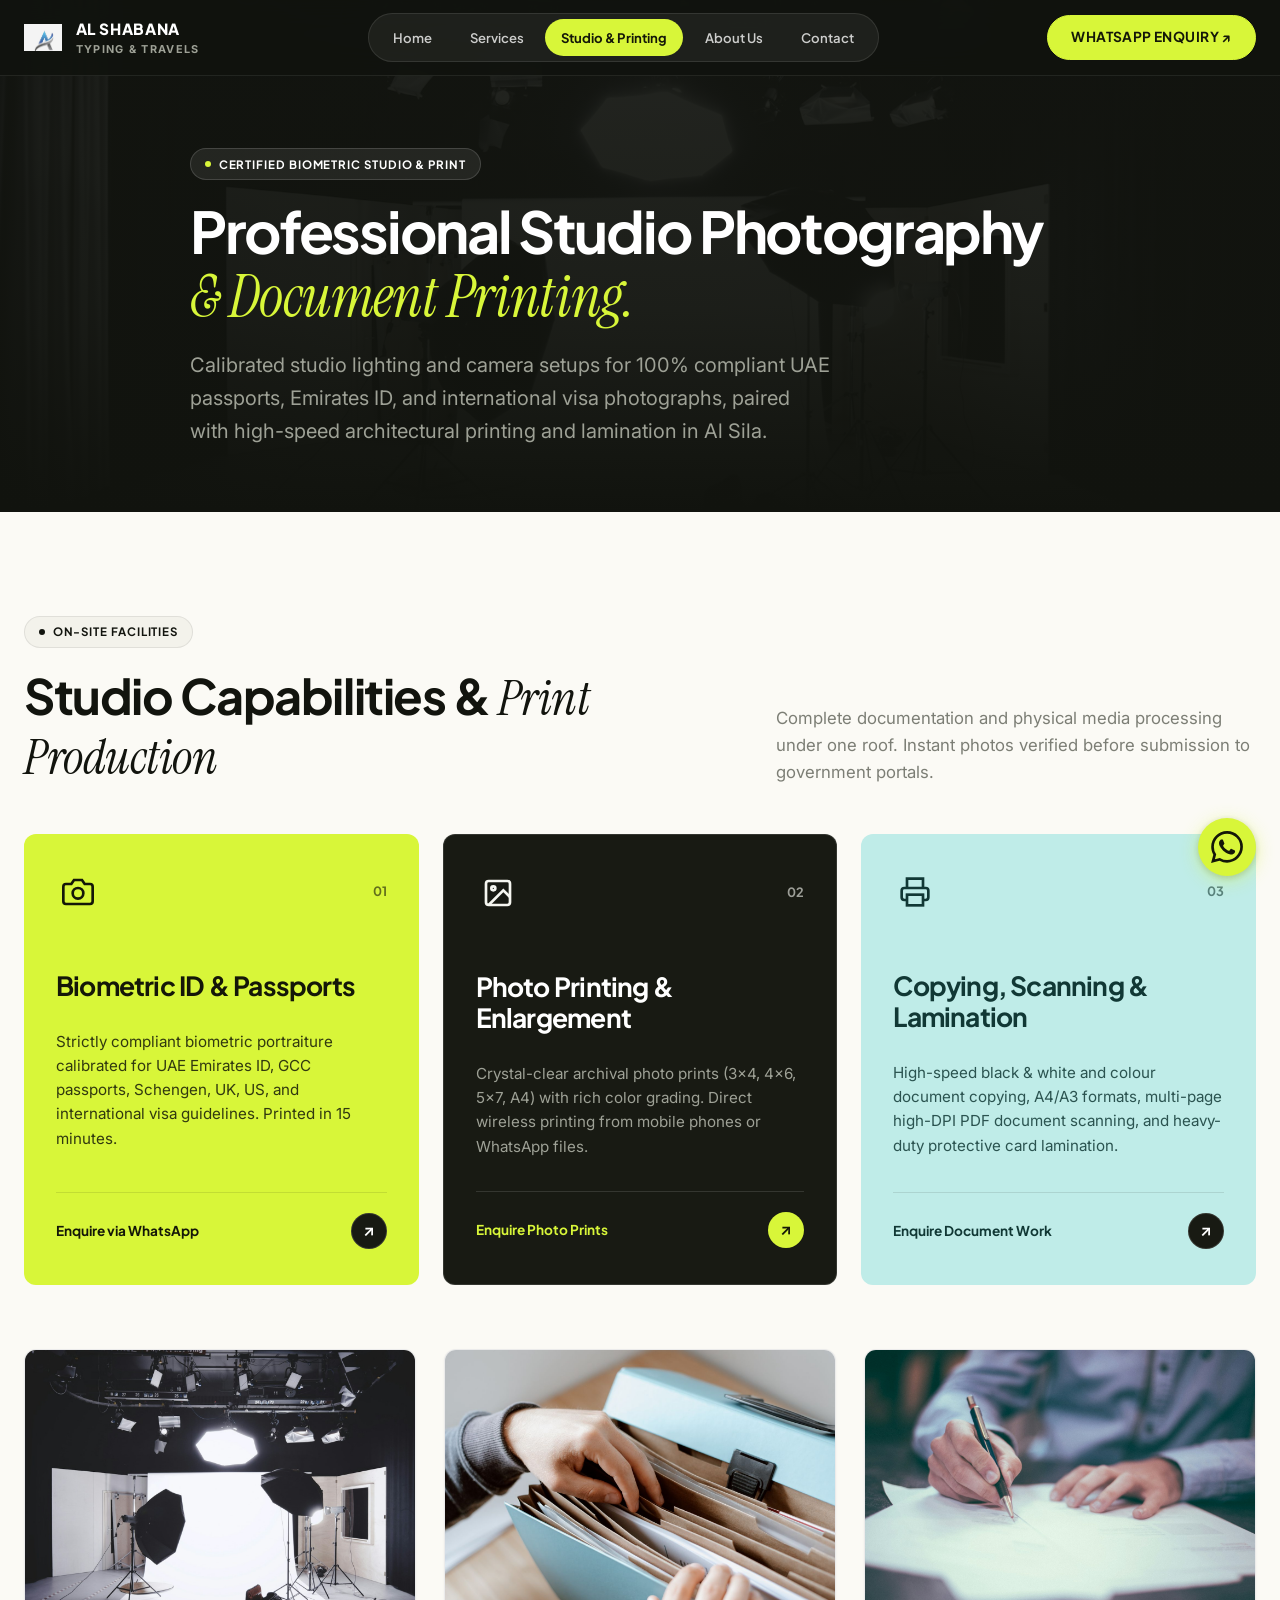
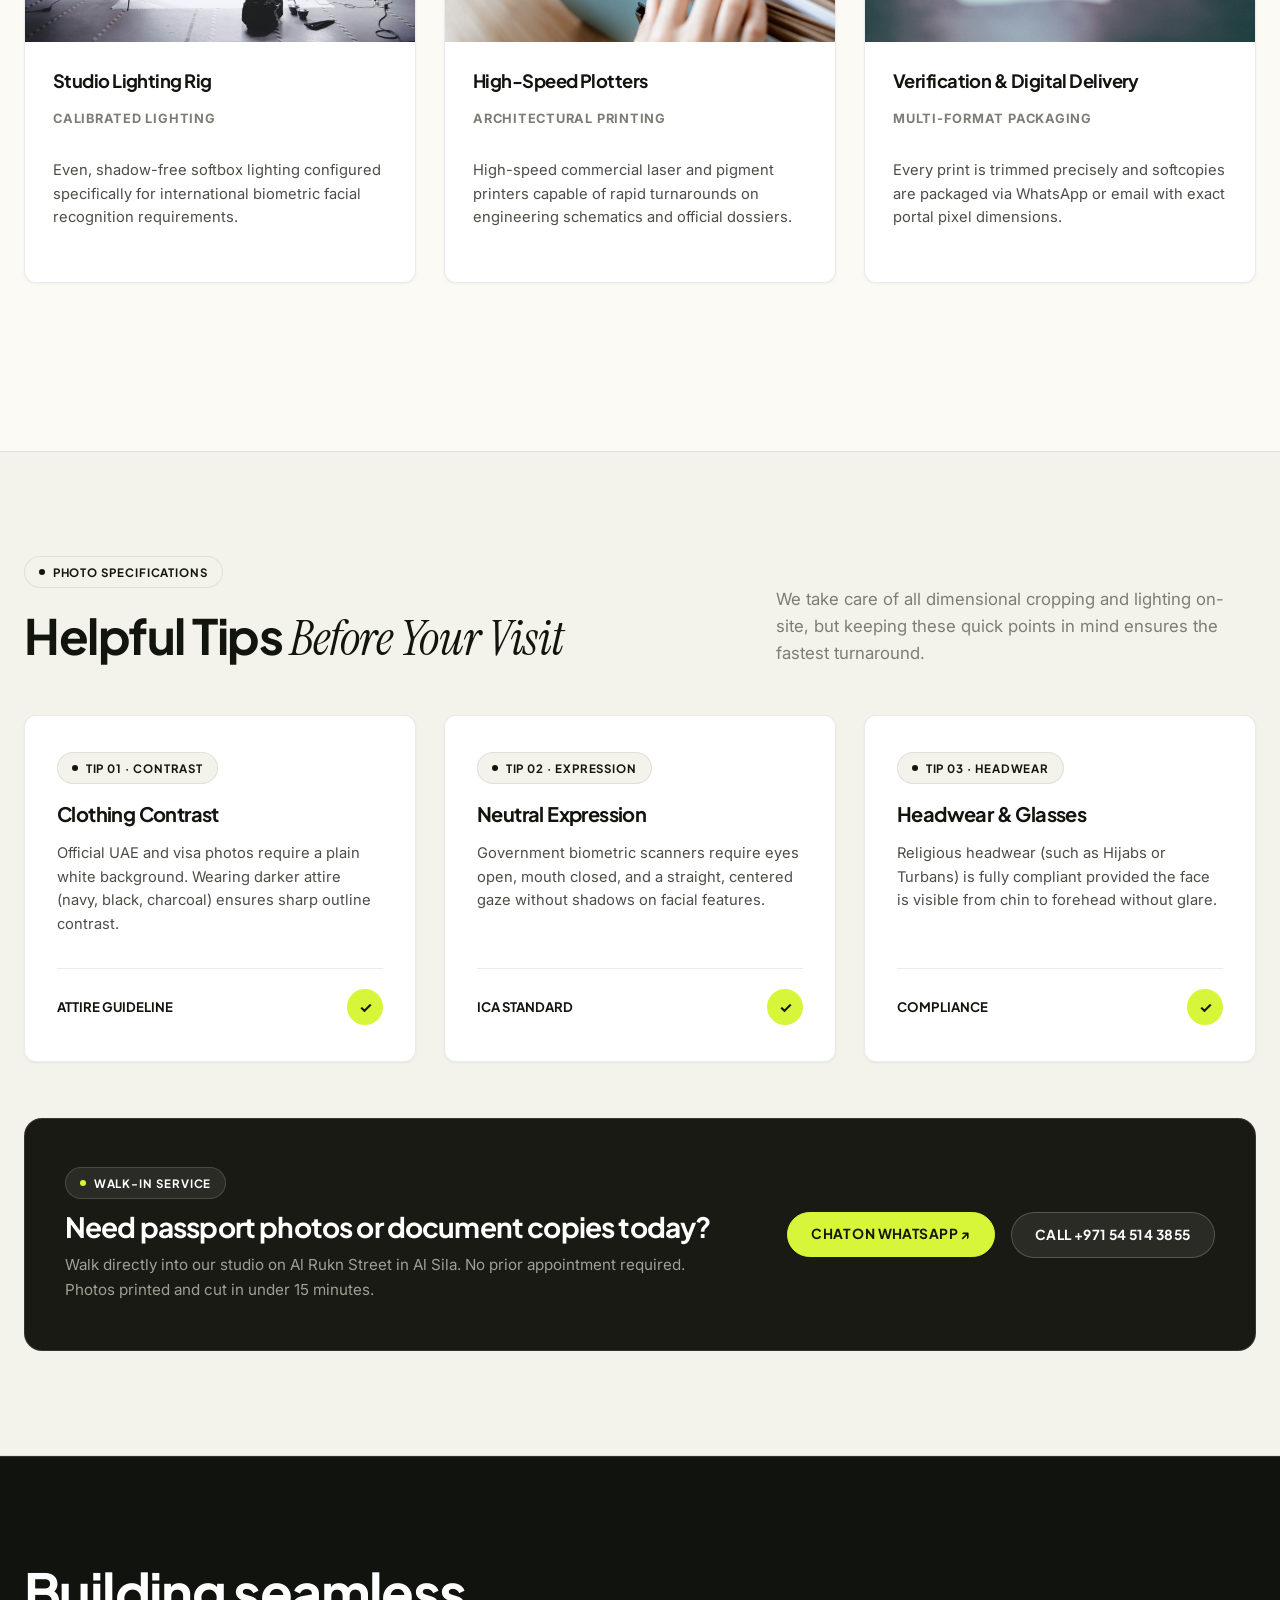
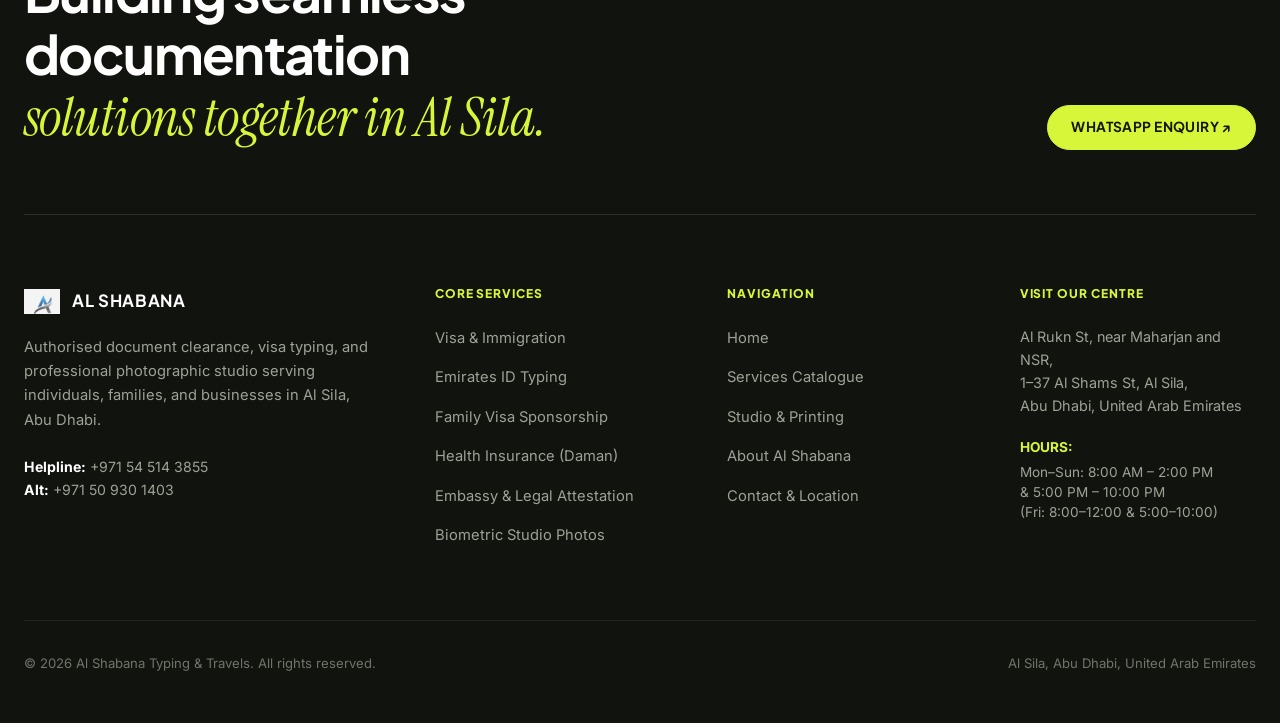
<file: studio.html>
<!DOCTYPE html>
<html lang="en">
  <head>
    <meta charset="UTF-8" />
    <meta name="viewport" content="width=device-width, initial-scale=1" />
    <title>Studio Photography &amp; Printing | Al Shabana Typing &amp; Travels Al Sila</title>
    <meta
      name="description"
      content="Compliant passport and visa photos, photo printing, document photocopying, scanning, and lamination in Al Sila, Abu Dhabi."
    />
    <link rel="icon" href="assets/images/logo-mark.png" />
    <link rel="preconnect" href="https://fonts.googleapis.com" />
    <link rel="preconnect" href="https://fonts.gstatic.com" crossorigin />
    <link
      href="https://fonts.googleapis.com/css2?family=Plus+Jakarta+Sans:wght@400;500;600;700;800&family=Instrument+Serif:ital@0;1&family=Inter:wght@400;500;600;700&display=swap"
      rel="stylesheet"
    />
    <link rel="stylesheet" href="assets/css/style.css" />
  </head>
  <body>
    <a class="skip-link" href="#main">Skip to content</a>


    <!-- Editorial Translucent Header -->
    <header class="site-header">
      <div class="container header-inner">
        <a class="brand" href="index.html">
          <img class="brand-logo-img" src="assets/images/logo-mark.png" alt="Al Shabana Logo" width="38" height="38" />
          <span class="brand-text">
            <strong>AL SHABANA</strong>
            <span>TYPING &amp; TRAVELS</span>
          </span>
        </a>

        <!-- Centered Pill Navigation Container -->
        <nav class="nav-pill-container" aria-label="Primary Navigation">
          <a href="index.html">Home</a>
          <a href="services.html">Services</a>
          <a href="studio.html" aria-current="page">Studio &amp; Printing</a>
          <a href="about.html">About Us</a>
          <a href="contact.html">Contact</a>
        </nav>

        <!-- Right Action Button -->
        <div class="header-action">
          <a class="btn btn-lime" data-wa="studio" href="https://wa.me/971545143855">
            WHATSAPP ENQUIRY ↗
          </a>
          <button class="nav-toggle" type="button" aria-expanded="false" aria-controls="mobile-nav" aria-label="Toggle navigation">
            <span></span>
          </button>
        </div>
      </div>

      <!-- Mobile Navigation Drawer -->
      <div class="nav-panel" id="mobile-nav">
        <nav class="site-nav" aria-label="Mobile Navigation">
          <a href="index.html">Home</a>
          <a href="services.html">Services Directory</a>
          <a href="studio.html" aria-current="page">Studio &amp; Printing</a>
          <a href="about.html">About Us</a>
          <a href="contact.html">Contact &amp; Hours</a>
        </nav>
        <div style="margin-top: 1.5rem;">
          <a class="btn btn-lime" style="width: 100%;" data-wa="studio" href="https://wa.me/971545143855">
            WHATSAPP ENQUIRY ↗
          </a>
        </div>
      </div>
    </header>

    <main id="main">
      <!-- Dark Hero Banner for Studio -->
      <section class="hero-editorial" style="min-height: 48vh; padding-top: calc(var(--header-h) + 4.5rem); padding-bottom: 4rem;">
        <div class="hero-editorial-bg">
          <img src="assets/images/photography-studio.jpg" alt="Photography Studio Equipment" width="1920" height="1080" />
        </div>
        <div class="hero-editorial-overlay"></div>

        <div class="container hero-editorial-content">
          <div class="pill-tag pill-tag-dark">
            <span class="dot"></span>
            CERTIFIED BIOMETRIC STUDIO &amp; PRINT
          </div>
          <h1 class="hero-editorial-title" style="font-size: clamp(2.4rem, 4.5vw, 3.8rem); margin-bottom: 1rem;">
            Professional Studio Photography <br />
            <span class="serif-italic">&amp; Document Printing.</span>
          </h1>
          <p class="hero-editorial-lede" style="max-width: 640px; margin-bottom: 0;">
            Calibrated studio lighting and camera setups for 100% compliant UAE passports, Emirates ID, and international visa photographs, paired with high-speed architectural printing and lamination in Al Sila.
          </p>
        </div>
      </section>

      <!-- Main Showcase Grid (Warm Cream Canvas) -->
      <section class="section-cream">
        <div class="container">
          <div class="section-head-editorial">
            <div>
              <div class="pill-tag pill-tag-light">
                <span class="dot"></span>
                ON-SITE FACILITIES
              </div>
              <h2>Studio Capabilities &amp; <span class="serif-italic">Print Production</span></h2>
            </div>
            <p>
              Complete documentation and physical media processing under one roof. Instant photos verified before submission to government portals.
            </p>
          </div>

          <!-- 3-Column Detailed Studio Offerings -->
          <div class="pillars-grid" style="margin-bottom: 4rem;">
            <!-- Offering 1: Official ID & Passport Photos -->
            <div class="pillar-card pillar-lime">
              <div class="pillar-card-top">
                <div class="pillar-card-icon">
                  <svg width="32" height="32" viewBox="0 0 24 24" fill="none" stroke="currentColor" stroke-width="2">
                    <path d="M23 19a2 2 0 0 1-2 2H3a2 2 0 0 1-2-2V8a2 2 0 0 1 2-2h4l2-3h6l2 3h4a2 2 0 0 1 2 2z"></path>
                    <circle cx="12" cy="13" r="4"></circle>
                  </svg>
                </div>
                <span class="pillar-card-num">01</span>
              </div>
              <h3>Biometric ID &amp; Passports</h3>
              <p>
                Strictly compliant biometric portraiture calibrated for UAE Emirates ID, GCC passports, Schengen, UK, US, and international visa guidelines. Printed in 15 minutes.
              </p>
              <div class="pillar-card-bottom">
                <a class="pillar-card-link" data-wa="studio" href="https://wa.me/971545143855">
                  Enquire via WhatsApp
                </a>
                <a class="circle-arrow-btn dark" data-wa="studio" href="https://wa.me/971545143855" aria-label="WhatsApp Studio">
                  ↗
                </a>
              </div>
            </div>

            <!-- Offering 2: High Resolution Photo Printing -->
            <div class="pillar-card pillar-dark">
              <div class="pillar-card-top">
                <div class="pillar-card-icon">
                  <svg width="32" height="32" viewBox="0 0 24 24" fill="none" stroke="currentColor" stroke-width="2">
                    <rect x="3" y="3" width="18" height="18" rx="2" ry="2"></rect>
                    <circle cx="8.5" cy="8.5" r="1.5"></circle>
                    <polyline points="21 15 16 10 5 21"></polyline>
                  </svg>
                </div>
                <span class="pillar-card-num">02</span>
              </div>
              <h3>Photo Printing &amp; Enlargement</h3>
              <p>
                Crystal-clear archival photo prints (3x4, 4x6, 5x7, A4) with rich color grading. Direct wireless printing from mobile phones or WhatsApp files.
              </p>
              <div class="pillar-card-bottom">
                <a class="pillar-card-link" data-wa="studio" href="https://wa.me/971545143855">
                  Enquire Photo Prints
                </a>
                <a class="circle-arrow-btn" data-wa="studio" href="https://wa.me/971545143855" aria-label="Enquire Prints">
                  ↗
                </a>
              </div>
            </div>

            <!-- Offering 3: Document Photocopy, Scan & Lamination -->
            <div class="pillar-card pillar-cyan">
              <div class="pillar-card-top">
                <div class="pillar-card-icon">
                  <svg width="32" height="32" viewBox="0 0 24 24" fill="none" stroke="currentColor" stroke-width="2">
                    <polyline points="6 9 6 2 18 2 18 9"></polyline>
                    <path d="M6 18H4a2 2 0 0 1-2-2v-5a2 2 0 0 1 2-2h16a2 2 0 0 1 2 2v5a2 2 0 0 1-2 2h-2"></path>
                    <rect x="6" y="14" width="12" height="8"></rect>
                  </svg>
                </div>
                <span class="pillar-card-num">03</span>
              </div>
              <h3>Copying, Scanning &amp; Lamination</h3>
              <p>
                High-speed black &amp; white and colour document copying, A4/A3 formats, multi-page high-DPI PDF document scanning, and heavy-duty protective card lamination.
              </p>
              <div class="pillar-card-bottom">
                <a class="pillar-card-link" data-wa="studio" href="https://wa.me/971545143855">
                  Enquire Document Work
                </a>
                <a class="circle-arrow-btn dark" data-wa="studio" href="https://wa.me/971545143855" aria-label="Enquire Document Work">
                  ↗
                </a>
              </div>
            </div>
          </div>

          <!-- Studio Equipment Media Showcase -->
          <div class="guide-cards-grid" style="margin-bottom: 4rem;">
            <div class="specialist-card">
              <div class="specialist-media">
                <img src="assets/images/photography-studio.jpg" alt="Dedicated Portrait Area" width="400" height="300" />
              </div>
              <div class="specialist-body">
                <h3>Studio Lighting Rig</h3>
                <span class="specialist-role">CALIBRATED LIGHTING</span>
                <p class="specialist-desc">
                  Even, shadow-free softbox lighting configured specifically for international biometric facial recognition requirements.
                </p>
              </div>
            </div>

            <div class="specialist-card">
              <div class="specialist-media">
                <img src="assets/images/print-workspace.jpg" alt="Print Production Desk" width="400" height="300" />
              </div>
              <div class="specialist-body">
                <h3>High-Speed Plotters</h3>
                <span class="specialist-role">ARCHITECTURAL PRINTING</span>
                <p class="specialist-desc">
                  High-speed commercial laser and pigment printers capable of rapid turnarounds on engineering schematics and official dossiers.
                </p>
              </div>
            </div>

            <div class="specialist-card">
              <div class="specialist-media">
                <img src="assets/images/document-services.jpg" alt="Quality Inspection Station" width="400" height="300" />
              </div>
              <div class="specialist-body">
                <h3>Verification &amp; Digital Delivery</h3>
                <span class="specialist-role">MULTI-FORMAT PACKAGING</span>
                <p class="specialist-desc">
                  Every print is trimmed precisely and softcopies are packaged via WhatsApp or email with exact portal pixel dimensions.
                </p>
              </div>
            </div>
          </div>
        </div>
      </section>

      <!-- Practical Guidelines Section (Alabaster Alt) -->
      <section class="section-cream-alt">
        <div class="container">
          <div class="section-head-editorial">
            <div>
              <div class="pill-tag pill-tag-light">
                <span class="dot"></span>
                PHOTO SPECIFICATIONS
              </div>
              <h2>Helpful Tips <span class="serif-italic">Before Your Visit</span></h2>
            </div>
            <p>
              We take care of all dimensional cropping and lighting on-site, but keeping these quick points in mind ensures the fastest turnaround.
            </p>
          </div>

          <div class="guide-cards-grid">
            <div class="guide-card">
              <div>
                <div class="pill-tag pill-tag-light" style="margin-bottom: 1rem;">
                  <span class="dot"></span>
                  TIP 01 · CONTRAST
                </div>
                <h3>Clothing Contrast</h3>
                <p>
                  Official UAE and visa photos require a plain white background. Wearing darker attire (navy, black, charcoal) ensures sharp outline contrast.
                </p>
              </div>
              <div class="guide-card-footer">
                <strong>ATTIRE GUIDELINE</strong>
                <span class="circle-arrow-btn">✓</span>
              </div>
            </div>

            <div class="guide-card">
              <div>
                <div class="pill-tag pill-tag-light" style="margin-bottom: 1rem;">
                  <span class="dot"></span>
                  TIP 02 · EXPRESSION
                </div>
                <h3>Neutral Expression</h3>
                <p>
                  Government biometric scanners require eyes open, mouth closed, and a straight, centered gaze without shadows on facial features.
                </p>
              </div>
              <div class="guide-card-footer">
                <strong>ICA STANDARD</strong>
                <span class="circle-arrow-btn">✓</span>
              </div>
            </div>

            <div class="guide-card">
              <div>
                <div class="pill-tag pill-tag-light" style="margin-bottom: 1rem;">
                  <span class="dot"></span>
                  TIP 03 · HEADWEAR
                </div>
                <h3>Headwear &amp; Glasses</h3>
                <p>
                  Religious headwear (such as Hijabs or Turbans) is fully compliant provided the face is visible from chin to forehead without glare.
                </p>
              </div>
              <div class="guide-card-footer">
                <strong>COMPLIANCE</strong>
                <span class="circle-arrow-btn">✓</span>
              </div>
            </div>
          </div>

          <!-- Bottom CTA Banner in Dark Charcoal -->
          <div style="margin-top: 3.5rem; background: var(--dark-surface); border: 1px solid var(--dark-border); border-radius: var(--radius-lg); padding: 3rem 2.5rem; color: #ffffff; display: flex; align-items: center; justify-content: space-between; flex-wrap: wrap; gap: 2rem;">
            <div>
              <div class="pill-tag pill-tag-dark" style="margin-bottom: 0.75rem;">
                <span class="dot"></span>
                WALK-IN SERVICE
              </div>
              <h3 style="color: #ffffff; font-size: 1.75rem; margin-bottom: 0.5rem;">
                Need passport photos or document copies today?
              </h3>
              <p style="color: var(--text-dim); max-width: 620px; margin: 0; font-size: 0.95rem;">
                Walk directly into our studio on Al Rukn Street in Al Sila. No prior appointment required. Photos printed and cut in under 15 minutes.
              </p>
            </div>
            <div style="display: flex; gap: 1rem; flex-wrap: wrap;">
              <a class="btn btn-lime" data-wa="studio" href="https://wa.me/971545143855">
                CHAT ON WHATSAPP ↗
              </a>
              <a class="btn btn-glass" href="tel:+971545143855">
                CALL +971 54 514 3855
              </a>
            </div>
          </div>
        </div>
      </section>
    </main>

    <!-- DARK EDITORIAL FOOTER -->
    <footer class="site-footer-editorial">
      <div class="container">
        <!-- Top Editorial Banner -->
        <div class="footer-top-banner">
          <h2>
            Building seamless documentation <br />
            <span class="serif-italic">solutions together in Al Sila.</span>
          </h2>
          <div>
            <a class="btn btn-lime" data-wa="general" href="https://wa.me/971545143855">
              WHATSAPP ENQUIRY ↗
            </a>
          </div>
        </div>

        <!-- 4-Column Grid -->
        <div class="footer-editorial-grid">
          <div class="footer-editorial-col">
            <div style="display: flex; align-items: center; gap: 0.75rem; margin-bottom: 1.25rem;">
              <img src="assets/images/logo-mark.png" alt="Al Shabana Logo" width="36" height="36" />
              <strong style="font-family: var(--font-sans); font-size: 1.05rem; letter-spacing: 0.04em; color: #ffffff;">
                AL SHABANA
              </strong>
            </div>
            <p style="color: var(--text-dim); font-size: 0.92rem; line-height: 1.65; margin-bottom: 1.5rem;">
              Authorised document clearance, visa typing, and professional photographic studio serving individuals, families, and businesses in Al Sila, Abu Dhabi.
            </p>
            <div style="color: var(--text-dim); font-size: 0.88rem; line-height: 1.6;">
              <strong style="color: #ffffff;">Helpline:</strong> <a href="tel:+971545143855">+971 54 514 3855</a><br />
              <strong style="color: #ffffff;">Alt:</strong> <a href="tel:+971509301403">+971 50 930 1403</a>
            </div>
          </div>

          <div class="footer-editorial-col">
            <h4>CORE SERVICES</h4>
            <ul class="footer-links-editorial">
              <li><a href="service-details.html?service=visa-typing">Visa &amp; Immigration</a></li>
              <li><a href="service-details.html?service=emirates-id">Emirates ID Typing</a></li>
              <li><a href="service-details.html?service=family-visa">Family Visa Sponsorship</a></li>
              <li><a href="service-details.html?service=daman">Health Insurance (Daman)</a></li>
              <li><a href="service-details.html?service=attestation">Embassy &amp; Legal Attestation</a></li>
              <li><a href="studio.html">Biometric Studio Photos</a></li>
            </ul>
          </div>

          <div class="footer-editorial-col">
            <h4>NAVIGATION</h4>
            <ul class="footer-links-editorial">
              <li><a href="index.html">Home</a></li>
              <li><a href="services.html">Services Catalogue</a></li>
              <li><a href="studio.html">Studio &amp; Printing</a></li>
              <li><a href="about.html">About Al Shabana</a></li>
              <li><a href="contact.html">Contact &amp; Location</a></li>
            </ul>
          </div>

          <div class="footer-editorial-col">
            <h4>VISIT OUR CENTRE</h4>
            <div style="color: var(--text-dim); font-size: 0.9rem; line-height: 1.6; margin-bottom: 1.25rem;">
              Al Rukn St, near Maharjan and NSR,<br />
              1–37 Al Shams St, Al Sila,<br />
              Abu Dhabi, United Arab Emirates
            </div>
            <div style="color: var(--text-dim); font-size: 0.85rem; line-height: 1.5;">
              <strong style="color: var(--accent-lime); display: block; margin-bottom: 0.25rem;">HOURS:</strong>
              Mon–Sun: 8:00 AM – 2:00 PM<br />
              &amp; 5:00 PM – 10:00 PM<br />
              (Fri: 8:00–12:00 &amp; 5:00–10:00)
            </div>
          </div>
        </div>

        <!-- Footer Bottom Bar -->
        <div class="footer-bottom-editorial">
          <div>
            © <span data-year></span> Al Shabana Typing &amp; Travels. All rights reserved.
          </div>
          <div>
            Al Sila, Abu Dhabi, United Arab Emirates
          </div>
        </div>
      </div>
    </footer>

    <!-- Fixed Floating WhatsApp Button (Electric Lime #d8f639) -->
    <a
      href="https://wa.me/971545143855"
      class="whatsapp-float"
      data-wa="studio"
      target="_blank"
      rel="noopener"
      aria-label="Chat with us on WhatsApp"
    >
      <svg viewBox="0 0 24 24">
        <path d="M17.472 14.382c-.297-.149-1.758-.867-2.03-.967-.273-.099-.471-.148-.67.15-.197.297-.767.966-.94 1.164-.173.199-.347.223-.644.075-.297-.15-1.255-.463-2.39-1.475-.883-.788-1.48-1.761-1.653-2.059-.173-.297-.018-.458.13-.606.134-.133.298-.347.446-.52.149-.174.198-.298.298-.497.099-.198.05-.371-.025-.52-.075-.149-.669-1.612-.916-2.207-.242-.579-.487-.5-.669-.51-.173-.008-.371-.01-.57-.01-.198 0-.52.074-.792.372-.272.297-1.04 1.016-1.04 2.479 0 1.462 1.065 2.875 1.213 3.074.149.198 2.096 3.2 5.077 4.487.709.306 1.262.489 1.694.625.712.227 1.36.195 1.871.118.571-.085 1.758-.719 2.006-1.413.248-.694.248-1.289.173-1.413-.074-.124-.272-.198-.57-.347m-5.421 7.403h-.004a9.87 9.87 0 01-5.031-1.378l-.361-.214-3.741.982.998-3.648-.235-.374a9.86 9.86 0 01-1.51-5.26c.001-5.45 4.436-9.884 9.888-9.884 2.64 0 5.122 1.03 6.988 2.898a9.825 9.825 0 012.893 6.994c-.003 5.45-4.437 9.884-9.885 9.884m8.413-18.297A11.815 11.815 0 0012.05 0C5.495 0 .16 5.335.157 11.892c0 2.096.547 4.142 1.588 5.945L.057 24l6.305-1.654a11.882 11.882 0 005.683 1.448h.005c6.554 0 11.89-5.335 11.893-11.893a11.821 11.821 0 00-3.48-8.413Z"/>
      </svg>
      <span class="whatsapp-tooltip">Chat with us on WhatsApp</span>
    </a>

    <script src="assets/js/main.js"></script>
  </body>
</html>
</file>
<file: assets/css/style.css>
/* ==========================================================================
   AL SHABANA TYPING & TRAVELS — LUXURY EDITORIAL DESIGN SYSTEM
   Inspired by High-End Modern Editorial Conference & Agency UI
   Theme: Deep Espresso Charcoal, Warm Alabaster Cream & Electric Lime
   ========================================================================== */

:root {
  /* Dark Atmosphere Colors */
  --dark-bg: #11130e;
  --dark-surface: #181a13;
  --dark-surface-2: #21241b;
  --dark-border: rgba(255, 255, 255, 0.12);
  --dark-border-subtle: rgba(255, 255, 255, 0.07);
  --text-light: #f5f6f0;
  --text-dim: #9ea196;
  --text-muted-dark: #71746a;

  /* Warm Sand / Ivory Light Canvas */
  --cream-bg: #fbfaf5;
  --cream-surface: #ffffff;
  --cream-subtle: #f3f2eb;
  --cream-border: rgba(0, 0, 0, 0.08);
  --cream-border-strong: rgba(0, 0, 0, 0.16);
  --text-dark: #12140e;
  --text-body: #4c4e46;
  --text-muted-light: #7c7e75;

  /* Signature Accents */
  --accent-lime: #d8f639;
  --accent-lime-hover: #c5e227;
  --accent-lime-dark: #141708;
  --accent-cyan: #bfece8;
  --accent-cyan-dark: #113835;
  --accent-gold: #e8d08d;

  /* Typography */
  --font-sans: "Plus Jakarta Sans", -apple-system, BlinkMacSystemFont, "Segoe UI", Roboto, sans-serif;
  --font-serif: "Instrument Serif", "Playfair Display", Georgia, serif;
  --font-body: "Inter", -apple-system, BlinkMacSystemFont, "Segoe UI", Roboto, sans-serif;

  /* Geometry & Layout */
  --max: 1240px;
  --header-h: 76px;
  --radius-xs: 4px;
  --radius-sm: 8px;
  --radius-md: 12px;
  --radius-lg: 18px;
  --radius-pill: 9999px;

  /* Shadows */
  --shadow-xs: 0 1px 3px rgba(0, 0, 0, 0.05);
  --shadow-sm: 0 4px 12px rgba(0, 0, 0, 0.06);
  --shadow-md: 0 10px 30px rgba(0, 0, 0, 0.08);
  --shadow-dark: 0 16px 40px rgba(0, 0, 0, 0.4);
}

*,
*::before,
*::after {
  box-sizing: border-box;
}

html {
  scroll-behavior: smooth;
}

body {
  margin: 0;
  background: var(--cream-bg);
  color: var(--text-body);
  font-family: var(--font-body);
  font-size: 0.98rem;
  line-height: 1.65;
  -webkit-font-smoothing: antialiased;
  -moz-osx-font-smoothing: grayscale;
}

img {
  max-width: 100%;
  height: auto;
  display: block;
}

a {
  color: inherit;
  text-decoration: none;
  transition: all 0.2s ease;
}

:focus-visible {
  outline: 2px solid var(--accent-lime);
  outline-offset: 3px;
}

.container {
  width: min(calc(100% - 3rem), var(--max));
  margin-inline: auto;
}

.skip-link {
  position: absolute;
  left: 1.5rem;
  top: -4rem;
  background: var(--accent-lime);
  color: var(--text-dark);
  font-weight: 700;
  padding: 0.6rem 1.25rem;
  border-radius: var(--radius-pill);
  z-index: 10000;
  transition: top 0.2s ease;
}

.skip-link:focus {
  top: 1.5rem;
}

/* ==========================================================================
   TYPOGRAPHY & EDITORIAL HEADINGS
   ========================================================================== */

h1,
h2,
h3,
h4,
h5,
h6 {
  font-family: var(--font-sans);
  color: var(--text-dark);
  font-weight: 700;
  line-height: 1.15;
  margin: 0 0 1rem;
  letter-spacing: -0.03em;
}

.serif-italic {
  font-family: var(--font-serif);
  font-weight: 400;
  font-style: italic;
  letter-spacing: -0.01em;
}

.text-light h1,
.text-light h2,
.text-light h3,
.text-light h4 {
  color: var(--text-light);
}

.text-muted {
  color: var(--text-muted-light);
}

.text-light .text-muted {
  color: var(--text-dim);
}

/* Section Headings */
.section-head-editorial {
  display: flex;
  justify-content: space-between;
  align-items: flex-end;
  margin-bottom: 3rem;
  flex-wrap: wrap;
  gap: 1.5rem;
}

.section-head-editorial h2 {
  font-size: clamp(2rem, 3.8vw, 3.2rem);
  margin: 0;
  max-width: 650px;
}

.section-head-editorial p {
  font-size: 1.05rem;
  color: var(--text-muted-light);
  max-width: 480px;
  margin: 0;
  line-height: 1.6;
}

/* Pill Badges / Tags */
.pill-tag {
  display: inline-flex;
  align-items: center;
  gap: 0.5rem;
  font-family: var(--font-sans);
  font-size: 0.72rem;
  font-weight: 700;
  letter-spacing: 0.08em;
  text-transform: uppercase;
  padding: 0.35rem 0.85rem;
  border-radius: var(--radius-pill);
  margin-bottom: 1.25rem;
}

.pill-tag-dark {
  background: rgba(255, 255, 255, 0.08);
  color: #ffffff;
  border: 1px solid rgba(255, 255, 255, 0.15);
}

.pill-tag-dark .dot {
  width: 6px;
  height: 6px;
  border-radius: 50%;
  background: var(--accent-lime);
}

.pill-tag-light {
  background: var(--cream-subtle);
  color: var(--text-dark);
  border: 1px solid var(--cream-border);
}

.pill-tag-light .dot {
  width: 6px;
  height: 6px;
  border-radius: 50%;
  background: var(--text-dark);
}

.pill-tag-lime {
  background: var(--accent-lime);
  color: var(--accent-lime-dark);
  border: 1px solid var(--accent-lime);
}

.pill-tag-lime .dot {
  width: 6px;
  height: 6px;
  border-radius: 50%;
  background: var(--accent-lime-dark);
}

/* ==========================================================================
   BUTTONS & CIRCULAR ACTION CHIPS
   ========================================================================== */

.btn {
  display: inline-flex;
  align-items: center;
  justify-content: center;
  gap: 0.5rem;
  font-family: var(--font-sans);
  font-size: 0.86rem;
  font-weight: 700;
  letter-spacing: 0.03em;
  padding: 0.65rem 1.45rem;
  border-radius: var(--radius-pill);
  border: 1px solid transparent;
  cursor: pointer;
  transition: all 0.2s cubic-bezier(0.16, 1, 0.3, 1);
  white-space: nowrap;
}

/* Electric Lime Pill */
.btn-lime {
  background: var(--accent-lime);
  color: var(--accent-lime-dark);
  border-color: var(--accent-lime);
}

.btn-lime:hover {
  background: var(--accent-lime-hover);
  color: var(--accent-lime-dark);
  transform: translateY(-2px);
  box-shadow: 0 6px 20px rgba(216, 246, 57, 0.35);
}

/* Dark Pill */
.btn-dark {
  background: var(--dark-bg);
  color: #ffffff;
  border-color: var(--dark-bg);
}

.btn-dark:hover {
  background: #25281e;
  color: #ffffff;
  transform: translateY(-2px);
}

/* Frosted Glass Pill (for dark backgrounds) */
.btn-glass {
  background: rgba(255, 255, 255, 0.08);
  color: #ffffff;
  border-color: rgba(255, 255, 255, 0.2);
  backdrop-filter: blur(10px);
}

.btn-glass:hover {
  background: rgba(255, 255, 255, 0.16);
  border-color: rgba(255, 255, 255, 0.35);
  color: #ffffff;
  transform: translateY(-2px);
}

/* Light Outline Pill (for cream backgrounds) */
.btn-outline-dark {
  background: transparent;
  color: var(--text-dark);
  border-color: var(--cream-border-strong);
}

.btn-outline-dark:hover {
  background: var(--text-dark);
  color: #ffffff;
  border-color: var(--text-dark);
  transform: translateY(-2px);
}

/* Circular Arrow Icon Button (Signature UI element) */
.circle-arrow-btn {
  width: 36px;
  height: 36px;
  border-radius: 50%;
  display: inline-flex;
  align-items: center;
  justify-content: center;
  background: var(--accent-lime);
  color: var(--accent-lime-dark);
  font-size: 0.95rem;
  font-weight: 700;
  transition: transform 0.2s ease, background-color 0.2s ease;
  flex-shrink: 0;
}

.circle-arrow-btn.dark {
  background: var(--dark-surface);
  color: #ffffff;
  border: 1px solid var(--dark-border);
}

.circle-arrow-btn.outline {
  background: transparent;
  color: var(--text-dark);
  border: 1px solid var(--cream-border-strong);
}

*:hover>.circle-arrow-btn,
.circle-arrow-btn:hover {
  transform: scale(1.1) rotate(4deg);
}

/* ==========================================================================
   TRANSLUCENT EDITORIAL HEADER & NAVIGATION
   ========================================================================== */

.site-header {
  position: fixed;
  top: 0;
  left: 0;
  right: 0;
  height: var(--header-h);
  z-index: 1000;
  background: rgba(17, 19, 14, 0.88);
  backdrop-filter: blur(16px);
  -webkit-backdrop-filter: blur(16px);
  border-bottom: 1px solid rgba(255, 255, 255, 0.08);
  transition: background-color 0.25s ease;
}

.header-inner {
  height: 100%;
  display: flex;
  align-items: center;
  justify-content: space-between;
}

/* Brand */
.brand {
  display: inline-flex;
  align-items: center;
  gap: 0.85rem;
  color: #ffffff;
}

.brand-logo-img {
  width: 38px;
  height: 38px;
  object-fit: contain;
}

.brand-text strong {
  display: block;
  font-family: var(--font-sans);
  font-size: 0.96rem;
  font-weight: 800;
  letter-spacing: 0.04em;
  color: #ffffff;
}

.brand-text span {
  display: block;
  font-size: 0.68rem;
  font-weight: 700;
  letter-spacing: 0.12em;
  color: var(--text-dim);
}

/* Nav Pill Container (Centered) */
.nav-pill-container {
  display: flex;
  align-items: center;
  gap: 0.35rem;
  background: rgba(255, 255, 255, 0.06);
  border: 1px solid rgba(255, 255, 255, 0.1);
  padding: 0.35rem 0.5rem;
  border-radius: var(--radius-pill);
}

.nav-pill-container a {
  font-family: var(--font-sans);
  font-size: 0.82rem;
  font-weight: 600;
  color: rgba(255, 255, 255, 0.78);
  padding: 0.45rem 1rem;
  border-radius: var(--radius-pill);
  transition: all 0.15s ease;
}

.nav-pill-container a:hover {
  color: #ffffff;
  background: rgba(255, 255, 255, 0.1);
}

.nav-pill-container a[aria-current="page"] {
  color: var(--accent-lime-dark);
  background: var(--accent-lime);
  font-weight: 700;
}

.header-action {
  display: flex;
  align-items: center;
  gap: 1rem;
}

.nav-toggle {
  display: none;
  width: 44px;
  height: 44px;
  background: transparent;
  border: 1px solid rgba(255, 255, 255, 0.15);
  border-radius: var(--radius-sm);
  cursor: pointer;
  align-items: center;
  justify-content: center;
  color: #ffffff;
}

.nav-toggle span,
.nav-toggle span::before,
.nav-toggle span::after {
  content: "";
  display: block;
  width: 20px;
  height: 2px;
  background: #ffffff;
  transition: transform 0.2s ease;
  position: relative;
}

.nav-toggle span::before {
  top: -6px;
}

.nav-panel {
  display: none;
}

@media (max-width: 768px) {
  .nav-panel {
    display: none;
    position: absolute;
    top: var(--header-h);
    left: 0;
    right: 0;
    background: var(--dark-surface);
    border-bottom: 1px solid var(--dark-border);
    padding: 1.5rem 1.75rem 2rem;
    box-shadow: 0 16px 32px rgba(0, 0, 0, 0.5);
  }

  .nav-panel.is-open {
    display: block;
  }

  .nav-panel .site-nav {
    display: flex;
    flex-direction: column;
    gap: 0.75rem;
  }

  .nav-panel .site-nav a {
    color: rgba(255, 255, 255, 0.85);
    font-size: 1rem;
    font-weight: 600;
    padding: 0.6rem 0;
    border-bottom: 1px solid var(--dark-border-subtle);
  }

  .nav-panel .site-nav a[aria-current="page"] {
    color: var(--accent-lime);
    font-weight: 700;
  }
}

/* ==========================================================================
   HERO SECTION (DARK ATMOSPHERIC EDITORIAL)
   ========================================================================== */

.hero-editorial {
  position: relative;
  background: var(--dark-bg);
  min-height: 90vh;
  display: flex;
  align-items: center;
  padding: calc(var(--header-h) + 4rem) 0 6rem;
  overflow: hidden;
  color: var(--text-light);
}

.hero-editorial-bg {
  position: absolute;
  inset: 0;
  z-index: 1;
}

.hero-editorial-bg img {
  width: 100%;
  height: 100%;
  object-fit: cover;
  opacity: 0.32;
  filter: saturate(0.85);
}

.hero-editorial-overlay {
  position: absolute;
  inset: 0;
  z-index: 2;
  background: linear-gradient(180deg,
      rgba(17, 19, 14, 0.75) 0%,
      rgba(17, 19, 14, 0.85) 60%,
      rgba(17, 19, 14, 1) 100%);
}

.hero-editorial-content {
  position: relative;
  z-index: 3;
  max-width: 900px;
}

.hero-editorial-title {
  font-size: clamp(2.5rem, 5.5vw, 4.8rem);
  font-weight: 700;
  line-height: 1.08;
  letter-spacing: -0.04em;
  color: #ffffff;
  margin-bottom: 1.5rem;
}

.hero-editorial-title .serif-italic {
  display: inline-block;
  color: var(--accent-lime);
  font-weight: 400;
}

.hero-editorial-lede {
  font-size: clamp(1.05rem, 1.8vw, 1.25rem);
  line-height: 1.65;
  color: var(--text-dim);
  max-width: 680px;
  margin-bottom: 2.5rem;
}

.hero-btn-row {
  display: flex;
  align-items: center;
  flex-wrap: wrap;
  gap: 1rem;
}

/* ==========================================================================
   MISSION & STATS (LIGHT CREAM CANVAS)
   ========================================================================== */

.section-cream {
  background: var(--cream-bg);
  padding: 6.5rem 0;
}

.section-cream-alt {
  background: var(--cream-subtle);
  padding: 6.5rem 0;
  border-top: 1px solid var(--cream-border);
  border-bottom: 1px solid var(--cream-border);
}

.mission-layout {
  display: grid;
  grid-template-columns: minmax(0, 1.15fr) minmax(0, 1fr);
  gap: 4rem;
  align-items: start;
}

.mission-heading {
  font-size: clamp(2.2rem, 3.8vw, 3.4rem);
  line-height: 1.12;
  letter-spacing: -0.035em;
  color: var(--text-dark);
}

.mission-heading .serif-italic {
  color: var(--text-muted-light);
  font-style: italic;
  font-weight: 400;
}

.mission-text-side p {
  font-size: 1.1rem;
  line-height: 1.7;
  color: var(--text-body);
  margin-bottom: 2.5rem;
}

.mission-stats-grid {
  display: grid;
  grid-template-columns: repeat(3, 1fr);
  gap: 1.5rem;
  padding-top: 2rem;
  border-top: 1px solid var(--cream-border-strong);
}

.stat-item-num {
  font-family: var(--font-sans);
  font-size: clamp(2.4rem, 3.5vw, 3.2rem);
  font-weight: 800;
  color: var(--text-dark);
  line-height: 1;
  letter-spacing: -0.04em;
  margin-bottom: 0.35rem;
}

.stat-item-label {
  font-family: var(--font-sans);
  font-size: 0.72rem;
  font-weight: 700;
  letter-spacing: 0.08em;
  text-transform: uppercase;
  color: var(--text-muted-light);
}

/* ==========================================================================
   CORE SERVICE PILLARS (THE 3 SIGNATURE COLORED CARDS)
   ========================================================================== */

.pillars-grid {
  display: grid;
  grid-template-columns: repeat(3, 1fr);
  gap: 1.5rem;
}

.pillar-card {
  border-radius: var(--radius-md);
  padding: 2.25rem 2rem;
  display: flex;
  flex-direction: column;
  min-height: 380px;
  position: relative;
  transition: transform 0.25s ease, box-shadow 0.25s ease;
}

.pillar-card:hover {
  transform: translateY(-4px);
  box-shadow: var(--shadow-md);
}

.pillar-card-top {
  display: flex;
  align-items: center;
  justify-content: space-between;
  margin-bottom: 3.5rem;
}

.pillar-card-icon {
  width: 44px;
  height: 44px;
  display: flex;
  align-items: center;
  justify-content: center;
}

.pillar-card-num {
  font-family: var(--font-sans);
  font-size: 0.8rem;
  font-weight: 700;
  opacity: 0.6;
}

.pillar-card h3 {
  font-size: 1.65rem;
  line-height: 1.18;
  margin: 0 0 0.85rem;
}

.pillar-card p {
  font-size: 0.95rem;
  line-height: 1.6;
  margin-bottom: 2rem;
  flex: 1;
}

.pillar-card-bottom {
  margin-top: auto;
  display: flex;
  align-items: center;
  justify-content: space-between;
  padding-top: 1.25rem;
  border-top: 1px solid rgba(0, 0, 0, 0.1);
}

.pillar-card-link {
  font-family: var(--font-sans);
  font-size: 0.85rem;
  font-weight: 700;
  display: inline-flex;
  align-items: center;
  gap: 0.35rem;
}

/* Card Themes */
.pillar-lime {
  background: var(--accent-lime);
  color: var(--accent-lime-dark);
}

.pillar-lime h3 {
  color: var(--accent-lime-dark);
}

.pillar-lime p {
  color: rgba(20, 23, 8, 0.85);
}

.pillar-dark {
  background: var(--dark-surface);
  color: var(--text-light);
  border: 1px solid var(--dark-border);
}

.pillar-dark h3 {
  color: #ffffff;
}

.pillar-dark p {
  color: var(--text-dim);
}

.pillar-dark .pillar-card-bottom {
  border-top-color: var(--dark-border);
}

.pillar-dark .pillar-card-link {
  color: var(--accent-lime);
}

.pillar-cyan {
  background: var(--accent-cyan);
  color: var(--accent-cyan-dark);
}

.pillar-cyan h3 {
  color: var(--accent-cyan-dark);
}

.pillar-cyan p {
  color: rgba(17, 56, 53, 0.85);
}

/* ==========================================================================
   AGENDA / WORKFLOW OVERVIEW (HORIZONTAL TABULAR ROWS)
   ========================================================================== */

.agenda-table {
  background: #ffffff;
  border: 1px solid var(--cream-border);
  border-radius: var(--radius-md);
  overflow: hidden;
  box-shadow: var(--shadow-xs);
}

.agenda-row {
  display: grid;
  grid-template-columns: 180px minmax(0, 2fr) minmax(0, 1.4fr) 60px;
  align-items: center;
  gap: 2rem;
  padding: 1.75rem 2rem;
  border-bottom: 1px solid var(--cream-border);
  transition: background-color 0.15s ease;
}

.agenda-row:last-child {
  border-bottom: none;
}

.agenda-row:hover {
  background: var(--cream-subtle);
}

.agenda-time {
  font-family: var(--font-sans);
  font-size: 0.85rem;
  font-weight: 700;
  color: var(--text-dark);
}

.agenda-tag {
  display: block;
  font-size: 0.72rem;
  font-weight: 600;
  color: var(--text-muted-light);
  text-transform: uppercase;
  letter-spacing: 0.06em;
  margin-top: 0.2rem;
}

.agenda-main strong {
  display: block;
  font-family: var(--font-sans);
  font-size: 1.05rem;
  font-weight: 700;
  color: var(--text-dark);
  margin-bottom: 0.25rem;
}

.agenda-main span {
  font-size: 0.9rem;
  color: var(--text-muted-light);
  line-height: 1.5;
}

.agenda-meta {
  font-size: 0.88rem;
  color: var(--text-body);
  text-align: right;
}

.agenda-action {
  display: flex;
  justify-content: flex-end;
}

/* ==========================================================================
   SERVICES & SPECIALISTS GRID (REAL IMAGERY & BADGES)
   ========================================================================== */

.specialists-grid {
  display: grid;
  grid-template-columns: repeat(3, 1fr);
  gap: 1.75rem;
}

.specialist-card {
  background: #ffffff;
  border: 1px solid var(--cream-border);
  border-radius: var(--radius-md);
  overflow: hidden;
  box-shadow: var(--shadow-xs);
  display: flex;
  flex-direction: column;
  transition: transform 0.2s ease, box-shadow 0.2s ease;
}

.specialist-card:hover {
  transform: translateY(-4px);
  box-shadow: var(--shadow-md);
}

.specialist-media {
  width: 100%;
  aspect-ratio: 4 / 3;
  overflow: hidden;
  background: var(--cream-subtle);
  position: relative;
}

.specialist-media img {
  width: 100%;
  height: 100%;
  object-fit: cover;
  transition: transform 0.3s ease;
}

.specialist-card:hover .specialist-media img {
  transform: scale(1.03);
}

.specialist-body {
  padding: 1.75rem 1.75rem 1.5rem;
  display: flex;
  flex-direction: column;
  flex: 1;
}

.specialist-name-row {
  display: flex;
  align-items: center;
  justify-content: space-between;
  margin-bottom: 0.35rem;
}

.specialist-name-row h3 {
  font-size: 1.25rem;
  margin: 0;
}

.specialist-role {
  font-size: 0.8rem;
  font-weight: 700;
  letter-spacing: 0.06em;
  text-transform: uppercase;
  color: var(--text-muted-light);
  margin-bottom: 1rem;
  display: block;
}

.specialist-desc {
  font-size: 0.92rem;
  line-height: 1.6;
  color: var(--text-body);
  margin-bottom: 1.75rem;
  flex: 1;
}

.specialist-footer {
  display: flex;
  align-items: center;
  justify-content: space-between;
  padding-top: 1.15rem;
  border-top: 1px solid var(--cream-border);
}

.specialist-badge {
  font-family: var(--font-sans);
  font-size: 0.75rem;
  font-weight: 800;
  letter-spacing: 0.08em;
  text-transform: uppercase;
  color: var(--text-dark);
}

/* Dark Callout Specialist Card (matches the 6th card in the reference UI!) */
.specialist-card-dark {
  background: var(--dark-surface);
  border: 1px solid var(--dark-border);
  color: var(--text-light);
  padding: 2.25rem 2rem;
  display: flex;
  flex-direction: column;
  justify-content: space-between;
  border-radius: var(--radius-md);
}

.specialist-card-dark h3 {
  color: #ffffff;
  font-size: 1.85rem;
  line-height: 1.2;
  margin-bottom: 1.25rem;
}

.specialist-card-dark p {
  color: var(--text-dim);
  font-size: 0.96rem;
  line-height: 1.65;
  margin-bottom: 2rem;
}

.specialist-card-dark .specialist-footer {
  border-top-color: var(--dark-border);
}

.specialist-card-dark .specialist-badge {
  color: #ffffff;
}

/* ==========================================================================
   VENUE / CENTRE SECTION (DARK PHOTOGRAPHIC SECTION)
   ========================================================================== */

.venue-section {
  position: relative;
  background: var(--dark-bg);
  padding: 6.5rem 0;
  color: var(--text-light);
  overflow: hidden;
}

.venue-bg {
  position: absolute;
  inset: 0;
  z-index: 1;
}

.venue-bg img {
  width: 100%;
  height: 100%;
  object-fit: cover;
  opacity: 0.22;
}

.venue-overlay {
  position: absolute;
  inset: 0;
  z-index: 2;
  background: linear-gradient(90deg,
      rgba(17, 19, 14, 0.95) 0%,
      rgba(17, 19, 14, 0.8) 60%,
      rgba(17, 19, 14, 0.6) 100%);
}

.venue-inner {
  position: relative;
  z-index: 3;
}

.venue-grid {
  display: grid;
  grid-template-columns: minmax(0, 1.2fr) minmax(0, 1fr);
  gap: 4rem;
  align-items: center;
}

.venue-info-list {
  display: flex;
  flex-direction: column;
  gap: 1.5rem;
  margin-top: 2.5rem;
}

.venue-info-item {
  display: flex;
  gap: 1.25rem;
  align-items: flex-start;
}

.venue-info-icon {
  width: 40px;
  height: 40px;
  border-radius: 50%;
  background: rgba(216, 246, 57, 0.12);
  color: var(--accent-lime);
  display: flex;
  align-items: center;
  justify-content: center;
  flex-shrink: 0;
}

.venue-info-item strong {
  display: block;
  font-family: var(--font-sans);
  font-size: 0.75rem;
  font-weight: 700;
  letter-spacing: 0.08em;
  text-transform: uppercase;
  color: var(--accent-lime);
  margin-bottom: 0.2rem;
}

.venue-info-item span {
  font-size: 0.95rem;
  color: #ffffff;
  line-height: 1.5;
}

.venue-glass-card {
  background: rgba(255, 255, 255, 0.06);
  border: 1px solid rgba(255, 255, 255, 0.15);
  backdrop-filter: blur(16px);
  -webkit-backdrop-filter: blur(16px);
  border-radius: var(--radius-lg);
  padding: 2.5rem;
  box-shadow: var(--shadow-dark);
}

.venue-glass-card h4 {
  color: #ffffff;
  font-size: 1.45rem;
  margin-bottom: 0.75rem;
}

.venue-glass-card p {
  color: var(--text-dim);
  font-size: 0.95rem;
  line-height: 1.6;
  margin-bottom: 1.75rem;
}

/* ==========================================================================
   INSIGHTS & GUIDES (EDITORIAL CARDS WITH LIME CIRCLE ARROWS)
   ========================================================================== */

.featured-guide-card {
  background: #ffffff;
  border: 1px solid var(--cream-border);
  border-radius: var(--radius-md);
  overflow: hidden;
  box-shadow: var(--shadow-xs);
  display: grid;
  grid-template-columns: minmax(0, 1.2fr) minmax(0, 1fr);
  margin-bottom: 2rem;
  transition: transform 0.2s ease, box-shadow 0.2s ease;
}

.featured-guide-card:hover {
  transform: translateY(-3px);
  box-shadow: var(--shadow-md);
}

.featured-guide-img {
  width: 100%;
  height: 100%;
  min-height: 320px;
  object-fit: cover;
}

.featured-guide-content {
  padding: 3rem 2.5rem;
  display: flex;
  flex-direction: column;
  justify-content: space-between;
}

.featured-guide-content h3 {
  font-size: 1.85rem;
  line-height: 1.25;
  margin-bottom: 1rem;
}

.featured-guide-content p {
  color: var(--text-body);
  font-size: 1rem;
  line-height: 1.65;
  margin-bottom: 2rem;
}

.guide-cards-grid {
  display: grid;
  grid-template-columns: repeat(3, 1fr);
  gap: 1.75rem;
}

.guide-card {
  background: #ffffff;
  border: 1px solid var(--cream-border);
  border-radius: var(--radius-md);
  padding: 2.25rem 2rem;
  display: flex;
  flex-direction: column;
  justify-content: space-between;
  box-shadow: var(--shadow-xs);
  transition: transform 0.2s ease, box-shadow 0.2s ease;
}

.guide-card:hover {
  transform: translateY(-3px);
  box-shadow: var(--shadow-md);
}

.guide-card h3 {
  font-size: 1.25rem;
  line-height: 1.35;
  margin-bottom: 0.85rem;
}

.guide-card p {
  font-size: 0.92rem;
  color: var(--text-body);
  line-height: 1.6;
  margin-bottom: 2rem;
}

.guide-card-footer {
  display: flex;
  align-items: center;
  justify-content: space-between;
  padding-top: 1.25rem;
  border-top: 1px solid var(--cream-border);
}

.guide-card-footer strong {
  font-family: var(--font-sans);
  font-size: 0.82rem;
  font-weight: 700;
  text-transform: uppercase;
  color: var(--text-dark);
}

/* ==========================================================================
   SERVICES DIRECTORY PAGE & DETAILS
   ========================================================================== */

.services-cat-grid {
  display: grid;
  grid-template-columns: repeat(2, 1fr);
  gap: 2rem;
}

.category-card {
  background: #ffffff;
  border: 1px solid var(--cream-border);
  border-radius: var(--radius-md);
  padding: 2.5rem 2.25rem;
  display: flex;
  flex-direction: column;
  transition: transform 0.2s ease, box-shadow 0.2s ease;
}

.category-card:hover {
  transform: translateY(-3px);
  box-shadow: var(--shadow-md);
}

.category-card-top {
  display: flex;
  align-items: center;
  justify-content: space-between;
  margin-bottom: 1.5rem;
}

.category-card-badge {
  font-family: var(--font-sans);
  font-size: 0.72rem;
  font-weight: 700;
  letter-spacing: 0.08em;
  text-transform: uppercase;
  color: var(--text-dark);
  background: var(--cream-subtle);
  padding: 0.35rem 0.85rem;
  border-radius: var(--radius-pill);
}

.category-card-icon {
  width: 44px;
  height: 44px;
  border-radius: 50%;
  background: var(--cream-subtle);
  color: var(--text-dark);
  display: flex;
  align-items: center;
  justify-content: center;
}

.category-card h3 {
  font-size: 1.45rem;
  margin-bottom: 0.75rem;
}

.category-card-desc {
  font-size: 0.96rem;
  line-height: 1.6;
  color: var(--text-body);
  margin-bottom: 1.75rem;
  flex: 1;
}

.category-services-list {
  display: flex;
  flex-wrap: wrap;
  gap: 0.5rem;
  margin-bottom: 1.75rem;
  padding-top: 1.25rem;
  border-top: 1px solid var(--cream-border);
}

.service-pill-link {
  font-size: 0.82rem;
  font-weight: 600;
  color: var(--text-dark);
  background: var(--cream-subtle);
  border: 1px solid var(--cream-border);
  padding: 0.35rem 0.85rem;
  border-radius: var(--radius-pill);
  transition: all 0.15s ease;
}

.service-pill-link:hover {
  background: var(--accent-lime);
  color: var(--accent-lime-dark);
  border-color: var(--accent-lime);
}

.category-card-action {
  margin-top: auto;
  padding-top: 1.25rem;
  border-top: 1px solid var(--cream-border);
  display: flex;
  align-items: center;
  justify-content: space-between;
}

.category-main-link {
  font-family: var(--font-sans);
  font-size: 0.9rem;
  font-weight: 700;
  color: var(--text-dark);
  display: inline-flex;
  align-items: center;
  gap: 0.5rem;
}

/* Service Detail Page Layout */
.detail-page-header {
  padding: 3rem 0 2rem;
}

.detail-main-layout {
  display: grid;
  grid-template-columns: minmax(0, 1.8fr) minmax(0, 1fr);
  gap: 2.5rem;
  align-items: start;
}

.detail-card {
  background: #ffffff;
  border: 1px solid var(--cream-border);
  border-radius: var(--radius-md);
  padding: 2.5rem 2.25rem;
  margin-bottom: 1.75rem;
  box-shadow: var(--shadow-xs);
}

.detail-card h2 {
  font-size: 1.35rem;
  margin-bottom: 1.25rem;
  display: flex;
  align-items: center;
  gap: 0.65rem;
}

.detail-checklist {
  list-style: none;
  padding: 0;
  margin: 0;
  display: flex;
  flex-direction: column;
  gap: 0.85rem;
}

.detail-checklist li {
  display: flex;
  align-items: flex-start;
  gap: 0.75rem;
  font-size: 0.96rem;
  line-height: 1.6;
  color: var(--text-body);
}

.detail-checklist-icon {
  width: 20px;
  height: 20px;
  color: var(--text-dark);
  flex-shrink: 0;
  margin-top: 0.15rem;
}

.detail-flow {
  display: grid;
  grid-template-columns: repeat(3, 1fr);
  gap: 1rem;
  margin-top: 1.5rem;
}

.detail-flow-step {
  background: var(--cream-subtle);
  border: 1px solid var(--cream-border);
  border-radius: var(--radius-sm);
  padding: 1.25rem 1rem;
}

.detail-flow-num {
  display: inline-block;
  font-family: var(--font-sans);
  font-size: 0.75rem;
  font-weight: 800;
  color: var(--accent-lime-dark);
  background: var(--accent-lime);
  padding: 0.2rem 0.5rem;
  border-radius: var(--radius-pill);
  margin-bottom: 0.5rem;
}

.detail-flow-step strong {
  display: block;
  font-size: 0.9rem;
  color: var(--text-dark);
  margin-bottom: 0.35rem;
}

.detail-flow-step p {
  font-size: 0.82rem;
  color: var(--text-muted-light);
  line-height: 1.5;
  margin: 0;
}

.detail-sidebar-card {
  background: #ffffff;
  border: 1px solid var(--cream-border);
  border-radius: var(--radius-md);
  padding: 2.25rem 2rem;
  box-shadow: var(--shadow-xs);
  margin-bottom: 1.75rem;
}

.detail-sidebar-card.consultation {
  background: var(--dark-surface);
  border-color: var(--dark-border);
  color: var(--text-light);
}

.detail-sidebar-card.consultation h3 {
  color: #ffffff;
}

.detail-sidebar-card.consultation p {
  color: var(--text-dim);
}

.detail-sidebar-links {
  display: flex;
  flex-direction: column;
  gap: 0.5rem;
}

.detail-sidebar-link {
  display: flex;
  align-items: center;
  justify-content: space-between;
  padding: 0.75rem 1rem;
  border: 1px solid var(--cream-border);
  border-radius: var(--radius-sm);
  font-size: 0.9rem;
  font-weight: 600;
  color: var(--text-dark);
  background: #ffffff;
  transition: all 0.15s ease;
}

.detail-sidebar-link:hover {
  background: var(--cream-subtle);
  border-color: var(--cream-border-strong);
}

.detail-fallback {
  background: #ffffff;
  border: 1px solid var(--cream-border);
  border-radius: var(--radius-md);
  padding: 4rem 2.5rem;
  text-align: center;
  max-width: 650px;
  margin: 3rem auto;
  box-shadow: var(--shadow-sm);
}

.breadcrumb {
  display: flex;
  align-items: center;
  flex-wrap: wrap;
  gap: 0.5rem;
  font-size: 0.85rem;
  color: var(--text-muted-light);
  margin-bottom: 1.25rem;
}

/* ==========================================================================
   CONTACT PAGE & MAP ALIGNMENT
   ========================================================================== */

.contact-layout {
  display: grid;
  grid-template-columns: minmax(0, 1fr) minmax(0, 1fr);
  gap: 2.5rem;
  align-items: start;
}

.contact-info-card,
.contact-form-card {
  background: #ffffff;
  border: 1px solid var(--cream-border);
  border-radius: var(--radius-md);
  padding: 2.75rem 2.25rem;
  box-shadow: var(--shadow-xs);
}

.hours-card {
  background: var(--cream-subtle);
  border: 1px solid var(--cream-border);
  border-radius: var(--radius-sm);
  padding: 1.5rem 1.75rem;
  margin-top: 2rem;
}

.hours-card strong {
  display: block;
  font-family: var(--font-sans);
  font-size: 0.95rem;
  font-weight: 700;
  color: var(--text-dark);
  margin-bottom: 1rem;
}

.hours-list {
  display: flex;
  flex-direction: column;
  gap: 0.75rem;
  margin: 0;
  padding: 0;
}

.hours-row {
  display: flex;
  justify-content: space-between;
  align-items: flex-start;
  font-size: 0.88rem;
  border-bottom: 1px dashed var(--cream-border-strong);
  padding-bottom: 0.65rem;
}

.hours-row:last-child {
  border-bottom: none;
  padding-bottom: 0;
}

.hours-row dt {
  font-weight: 600;
  color: var(--text-dark);
}

.hours-row dd {
  margin: 0;
  text-align: right;
  color: var(--text-body);
  line-height: 1.4;
}

.form-group {
  margin-bottom: 1.25rem;
}

.form-group label {
  display: block;
  font-family: var(--font-sans);
  font-size: 0.86rem;
  font-weight: 700;
  color: var(--text-dark);
  margin-bottom: 0.4rem;
}

.form-control {
  width: 100%;
  padding: 0.8rem 1rem;
  border: 1px solid var(--cream-border-strong);
  border-radius: var(--radius-sm);
  font-family: var(--font-body);
  font-size: 0.95rem;
  color: var(--text-dark);
  background: #ffffff;
  transition: border-color 0.15s ease, box-shadow 0.15s ease;
}

.form-control:focus {
  outline: none;
  border-color: var(--text-dark);
  box-shadow: 0 0 0 3px rgba(18, 20, 14, 0.1);
}

.map-card {
  width: 100%;
  border-radius: var(--radius-lg);
  overflow: hidden;
  border: 1px solid var(--cream-border);
  box-shadow: var(--shadow-sm);
  background: #ffffff;
  margin-top: 1.5rem;
}

.map-wrapper {
  width: 100%;
  height: 480px;
  background: var(--cream-subtle);
  position: relative;
  overflow: hidden;
}

.map-wrapper iframe {
  width: 100%;
  height: 100%;
  border: 0;
  display: block;
}

.map-bar {
  display: flex;
  align-items: center;
  justify-content: space-between;
  flex-wrap: wrap;
  gap: 1.5rem;
  padding: 1.75rem 2.25rem;
  background: #ffffff;
  border-top: 1px solid var(--cream-border);
}

.map-bar-label {
  font-family: var(--font-sans);
  font-size: 0.75rem;
  font-weight: 800;
  letter-spacing: 0.08em;
  text-transform: uppercase;
  color: var(--text-muted-light);
  display: block;
  margin-bottom: 0.25rem;
}

.map-bar-val {
  font-size: 0.95rem;
  font-weight: 600;
  color: var(--text-dark);
}

.map-bar-actions {
  display: flex;
  align-items: center;
  gap: 0.75rem;
}

/* ==========================================================================
   DARK EDITORIAL FOOTER
   ========================================================================== */

.site-footer-editorial {
  background: var(--dark-bg);
  color: var(--text-light);
  padding: 6.5rem 0 3rem;
  border-top: 1px solid var(--dark-border);
}

.footer-top-banner {
  display: flex;
  align-items: flex-end;
  justify-content: space-between;
  flex-wrap: wrap;
  gap: 2rem;
  padding-bottom: 4rem;
  border-bottom: 1px solid var(--dark-border);
  margin-bottom: 4.5rem;
}

.footer-top-banner h2 {
  font-size: clamp(2.2rem, 4.2vw, 3.4rem);
  color: #ffffff;
  line-height: 1.15;
  max-width: 680px;
  margin: 0;
}

.footer-top-banner h2 .serif-italic {
  color: var(--accent-lime);
  font-style: italic;
  font-weight: 400;
}

.footer-editorial-grid {
  display: grid;
  grid-template-columns: minmax(0, 1.5fr) repeat(3, minmax(0, 1fr));
  gap: 3.5rem;
  margin-bottom: 4.5rem;
}

.footer-editorial-col h4 {
  font-family: var(--font-sans);
  font-size: 0.75rem;
  font-weight: 800;
  letter-spacing: 0.08em;
  text-transform: uppercase;
  color: var(--accent-lime);
  margin-bottom: 1.5rem;
}

.footer-links-editorial {
  list-style: none;
  padding: 0;
  margin: 0;
  display: flex;
  flex-direction: column;
  gap: 0.85rem;
}

.footer-links-editorial a {
  font-size: 0.92rem;
  color: var(--text-dim);
  transition: color 0.15s ease;
}

.footer-links-editorial a:hover {
  color: #ffffff;
}

.footer-bottom-editorial {
  padding-top: 2rem;
  border-top: 1px solid var(--dark-border-subtle);
  display: flex;
  justify-content: space-between;
  align-items: center;
  flex-wrap: wrap;
  gap: 1rem;
  font-size: 0.82rem;
  color: var(--text-muted-dark);
}

/* ==========================================================================
   FIXED WHATSAPP ACTION BUTTON
   ========================================================================== */

.whatsapp-float {
  position: fixed;
  bottom: 24px;
  right: 24px;
  width: 58px;
  height: 58px;
  background: var(--accent-lime);
  color: var(--accent-lime-dark);
  border-radius: 50%;
  display: flex;
  align-items: center;
  justify-content: center;
  box-shadow: 0 4px 18px rgba(216, 246, 57, 0.45), 0 2px 6px rgba(0, 0, 0, 0.2);
  z-index: 9999;
  transition: transform 0.25s cubic-bezier(0.34, 1.56, 0.64, 1), box-shadow 0.2s ease, background-color 0.15s ease;
  text-decoration: none;
}

.whatsapp-float:hover {
  background: var(--accent-lime-hover);
  color: var(--accent-lime-dark);
  transform: scale(1.1) translateY(-3px);
  box-shadow: 0 8px 26px rgba(216, 246, 57, 0.6), 0 4px 12px rgba(0, 0, 0, 0.25);
}

.whatsapp-float:active {
  transform: scale(0.96);
}

.whatsapp-float svg {
  width: 32px;
  height: 32px;
  fill: currentColor;
}

.whatsapp-float .whatsapp-tooltip {
  position: absolute;
  right: calc(100% + 14px);
  top: 50%;
  transform: translateY(-50%);
  background: var(--dark-surface);
  color: #ffffff;
  font-family: var(--font-sans);
  font-size: 0.8rem;
  font-weight: 600;
  white-space: nowrap;
  padding: 0.45rem 0.85rem;
  border-radius: var(--radius-sm);
  border: 1px solid var(--dark-border);
  box-shadow: 0 6px 16px rgba(0, 0, 0, 0.3);
  pointer-events: none;
  opacity: 0;
  visibility: hidden;
  transition: opacity 0.2s ease, transform 0.2s ease;
}

.whatsapp-float .whatsapp-tooltip::after {
  content: "";
  position: absolute;
  left: 100%;
  top: 50%;
  transform: translateY(-50%);
  border-width: 5px;
  border-style: solid;
  border-color: transparent transparent transparent var(--dark-surface);
}

.whatsapp-float:hover .whatsapp-tooltip {
  opacity: 1;
  visibility: visible;
  transform: translateY(-50%) translateX(-3px);
}

/* ==========================================================================
   RESPONSIVE LAYOUT BREAKPOINTS
   ========================================================================== */

@media (max-width: 1024px) {
  .mission-layout {
    grid-template-columns: 1fr;
    gap: 2.5rem;
  }

  .pillars-grid {
    grid-template-columns: 1fr;
    gap: 1.5rem;
  }

  .specialists-grid {
    grid-template-columns: repeat(2, 1fr);
  }

  .venue-grid {
    grid-template-columns: 1fr;
    gap: 3rem;
  }

  .featured-guide-card {
    grid-template-columns: 1fr;
  }

  .featured-guide-img {
    height: 240px;
    min-height: auto;
  }

  .guide-cards-grid {
    grid-template-columns: 1fr;
  }

  .footer-editorial-grid {
    grid-template-columns: repeat(2, 1fr);
    gap: 2.5rem;
  }

  .agenda-row {
    grid-template-columns: 140px minmax(0, 1.5fr) minmax(0, 1fr) 40px;
    gap: 1rem;
    padding: 1.25rem;
  }

  .services-cat-grid {
    grid-template-columns: 1fr;
  }

  .detail-main-layout {
    grid-template-columns: 1fr;
  }

  .contact-layout {
    grid-template-columns: 1fr;
  }
}

@media (max-width: 768px) {
  :root {
    --header-h: 68px;
  }

  .container {
    width: min(calc(100% - 2rem), var(--max));
  }

  /* Hide desktop pill navigation on mobile (handled by .nav-panel drawer) */
  .nav-pill-container {
    display: none !important;
  }

  /* Header mobile optimization: Hide header button to eliminate logo collision */
  .header-action .btn,
  .header-action .btn-lime {
    display: none;
  }

  .brand {
    gap: 0.65rem;
    max-width: calc(100% - 56px);
  }

  .brand-logo-img {
    width: 34px;
    height: 34px;
    flex-shrink: 0;
  }

  .brand-text strong {
    font-size: 0.88rem;
    white-space: nowrap;
    overflow: hidden;
    text-overflow: ellipsis;
  }

  .brand-text span {
    font-size: 0.62rem;
    letter-spacing: 0.08em;
  }

  .nav-toggle {
    display: flex;
    width: 42px;
    height: 42px;
    flex-shrink: 0;
  }

  /* Section Spacing on Mobile */
  .section-cream,
  .section-cream-alt,
  .venue-section,
  .site-footer-editorial {
    padding: 3.75rem 0;
  }

  .section-head-editorial {
    margin-bottom: 2rem;
    gap: 1rem;
  }

  .section-head-editorial h2 {
    font-size: clamp(1.8rem, 6.5vw, 2.5rem);
  }

  /* Hero adjustments */
  .hero-editorial {
    padding: calc(var(--header-h) + 2.5rem) 0 3.5rem;
    min-height: auto;
  }

  .hero-editorial-title {
    font-size: clamp(2rem, 7.5vw, 3rem);
    line-height: 1.15;
    margin-bottom: 1.25rem;
  }

  .hero-editorial-lede {
    font-size: 0.98rem;
    line-height: 1.6;
    margin-bottom: 2rem;
  }

  .hero-btn-row {
    flex-direction: column;
    align-items: stretch;
    gap: 0.75rem;
  }

  .hero-btn-row .btn {
    width: 100%;
    text-align: center;
    justify-content: center;
  }

  /* Mission and Stats */
  .mission-layout {
    gap: 2rem;
  }

  .mission-heading {
    font-size: clamp(1.85rem, 6.5vw, 2.5rem);
  }

  .mission-stats-grid {
    grid-template-columns: repeat(3, 1fr);
    gap: 1rem;
    padding-top: 1.5rem;
  }

  .stat-item-num {
    font-size: clamp(1.8rem, 5vw, 2.4rem);
  }

  .stat-item-label {
    font-size: 0.68rem;
  }

  /* Cards */
  .pillar-card {
    min-height: auto;
    padding: 1.75rem 1.5rem;
  }

  .pillar-card-top {
    margin-bottom: 2rem;
  }

  .specialist-card-dark {
    padding: 2rem 1.5rem;
  }

  .specialist-card-dark h3 {
    font-size: 1.5rem;
  }

  .venue-glass-card {
    padding: 1.75rem 1.5rem;
  }

  .featured-guide-content {
    padding: 1.75rem 1.5rem;
  }

  .guide-card {
    padding: 1.75rem 1.5rem;
  }

  .category-card {
    padding: 1.75rem 1.5rem;
  }

  /* Agenda row collapse */
  .agenda-row {
    grid-template-columns: 1fr;
    gap: 0.65rem;
    padding: 1.25rem 1.25rem;
  }

  .agenda-meta {
    text-align: left;
  }

  .specialists-grid {
    grid-template-columns: 1fr;
  }

  /* Footer */
  .footer-top-banner {
    padding-bottom: 2.5rem;
    margin-bottom: 2.5rem;
    flex-direction: column;
    align-items: flex-start;
    gap: 1.5rem;
  }

  .footer-top-banner h2 {
    font-size: clamp(1.75rem, 6vw, 2.4rem);
  }

  .footer-top-banner .btn {
    width: 100%;
    text-align: center;
    justify-content: center;
  }

  .footer-editorial-grid {
    grid-template-columns: 1fr;
    gap: 2.25rem;
    margin-bottom: 2.5rem;
  }

  .map-wrapper {
    height: 320px;
  }

  .map-bar {
    flex-direction: column;
    align-items: flex-start;
    gap: 1rem;
    padding: 1.25rem;
  }

  .map-bar-actions {
    width: 100%;
    flex-direction: column;
  }

  .map-bar-actions .btn {
    width: 100%;
    text-align: center;
    justify-content: center;
  }

  .detail-flow {
    grid-template-columns: 1fr;
  }

  .whatsapp-float {
    bottom: 20px;
    right: 20px;
    width: 54px;
    height: 54px;
  }

  .whatsapp-float svg {
    width: 30px;
    height: 30px;
  }

  .whatsapp-float .whatsapp-tooltip {
    display: none;
  }
}

@media (max-width: 480px) {
  .mission-stats-grid {
    grid-template-columns: 1fr;
    gap: 1.25rem;
  }

  .stat-item-num {
    font-size: 2.2rem;
  }
}
}

.stat-item-num {
  font-size: 2.2rem;
}
}
</file>
